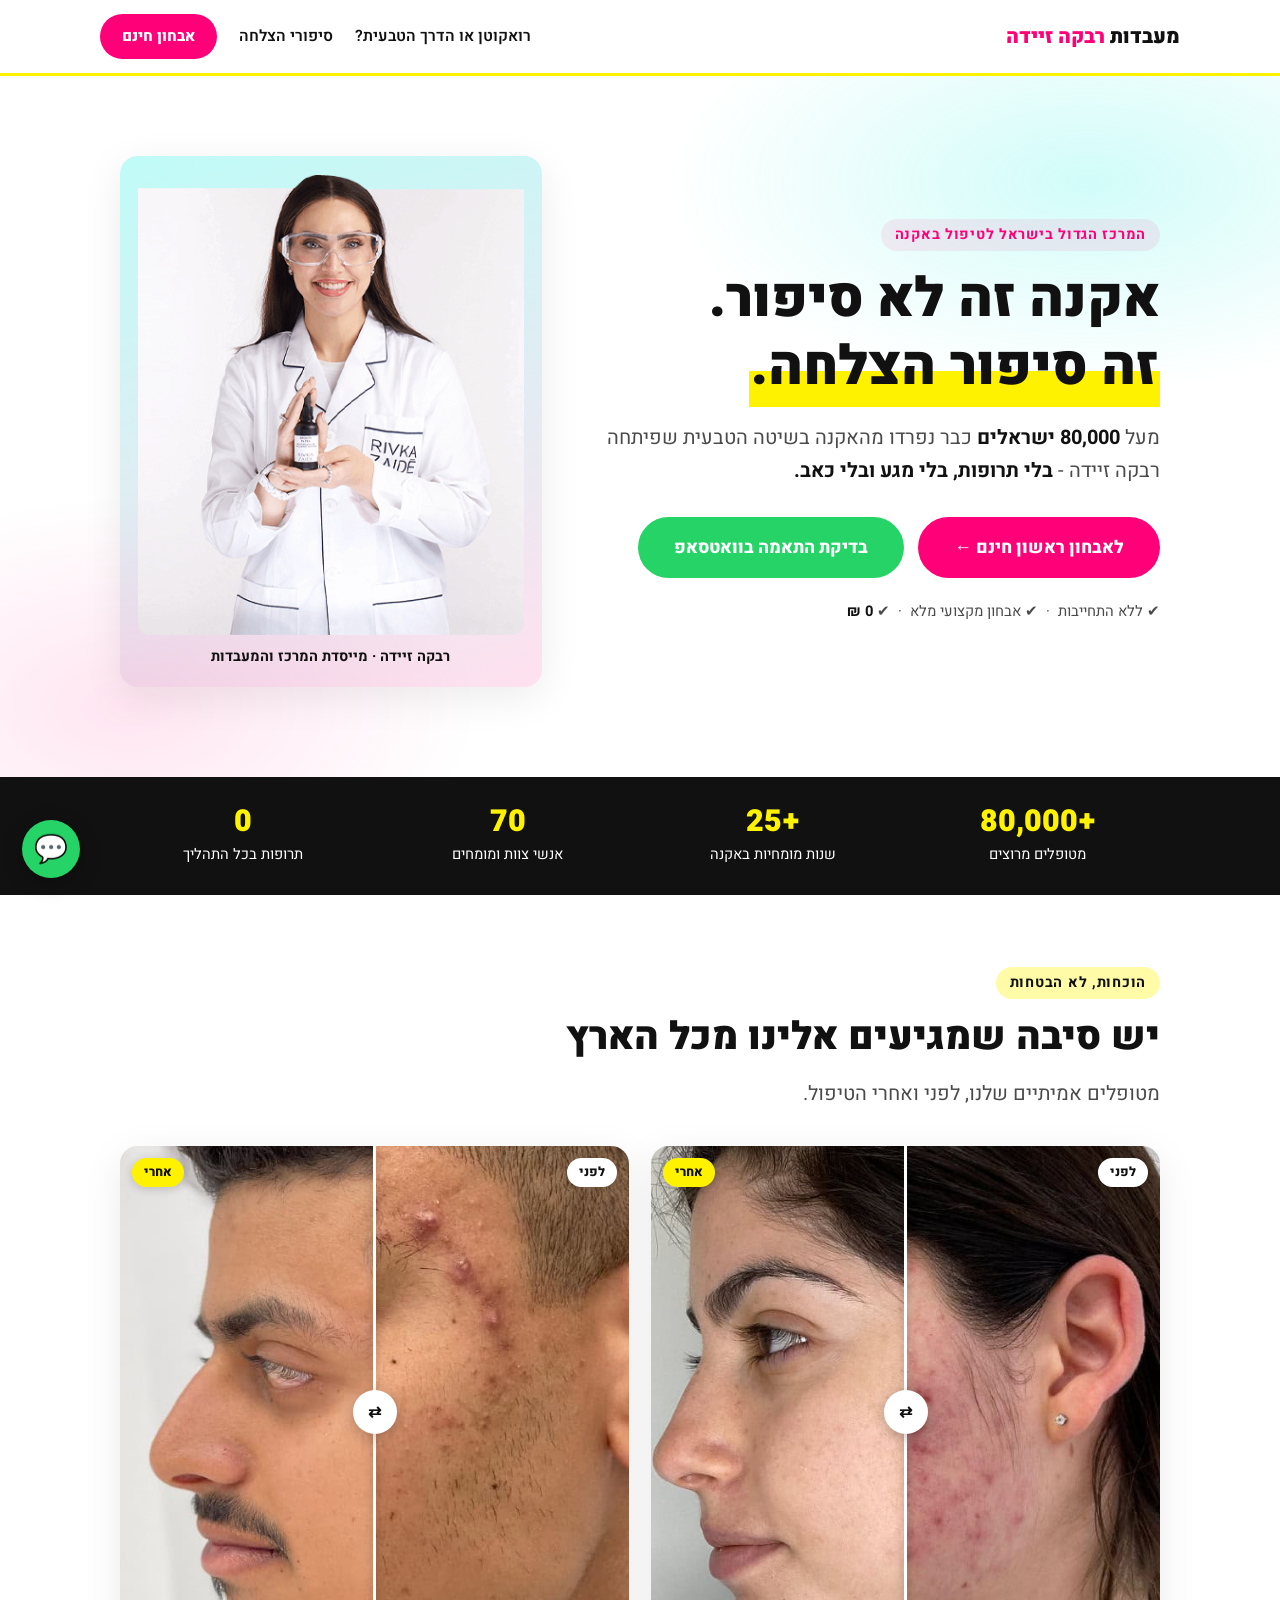
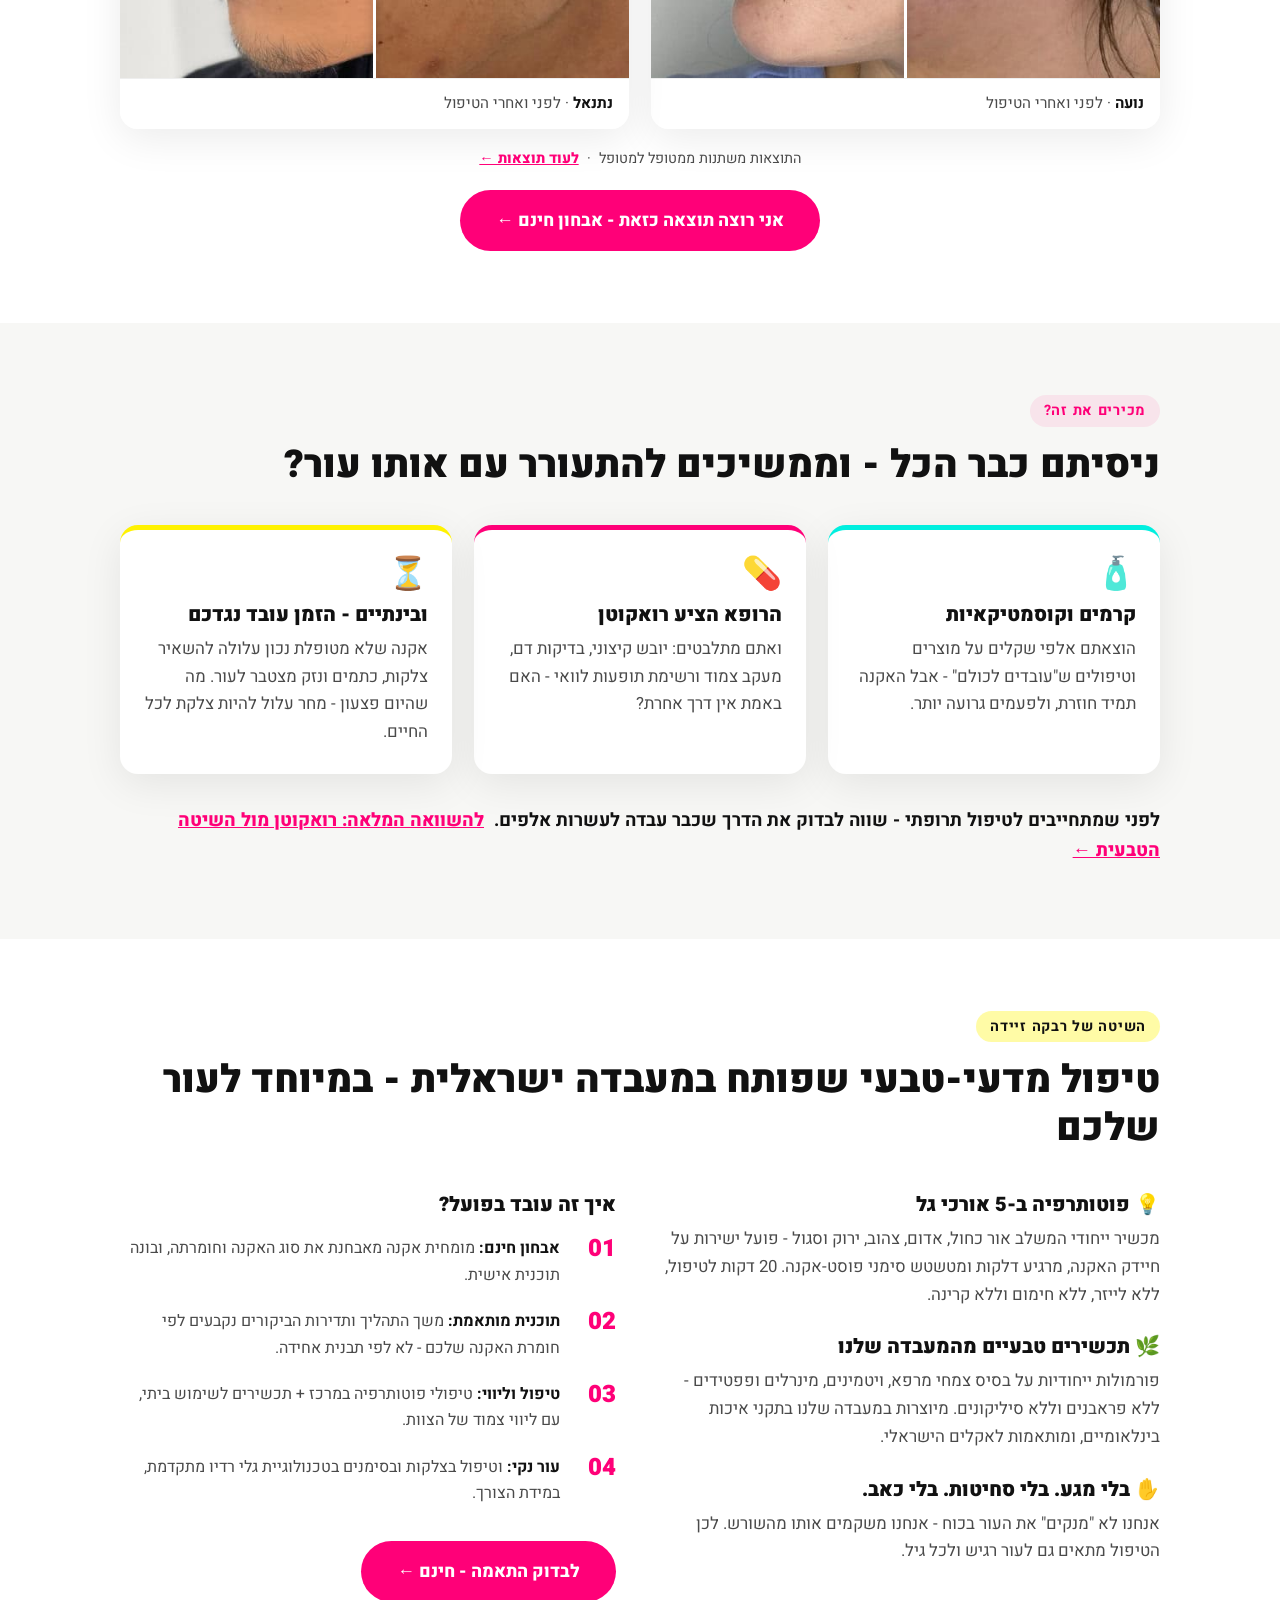
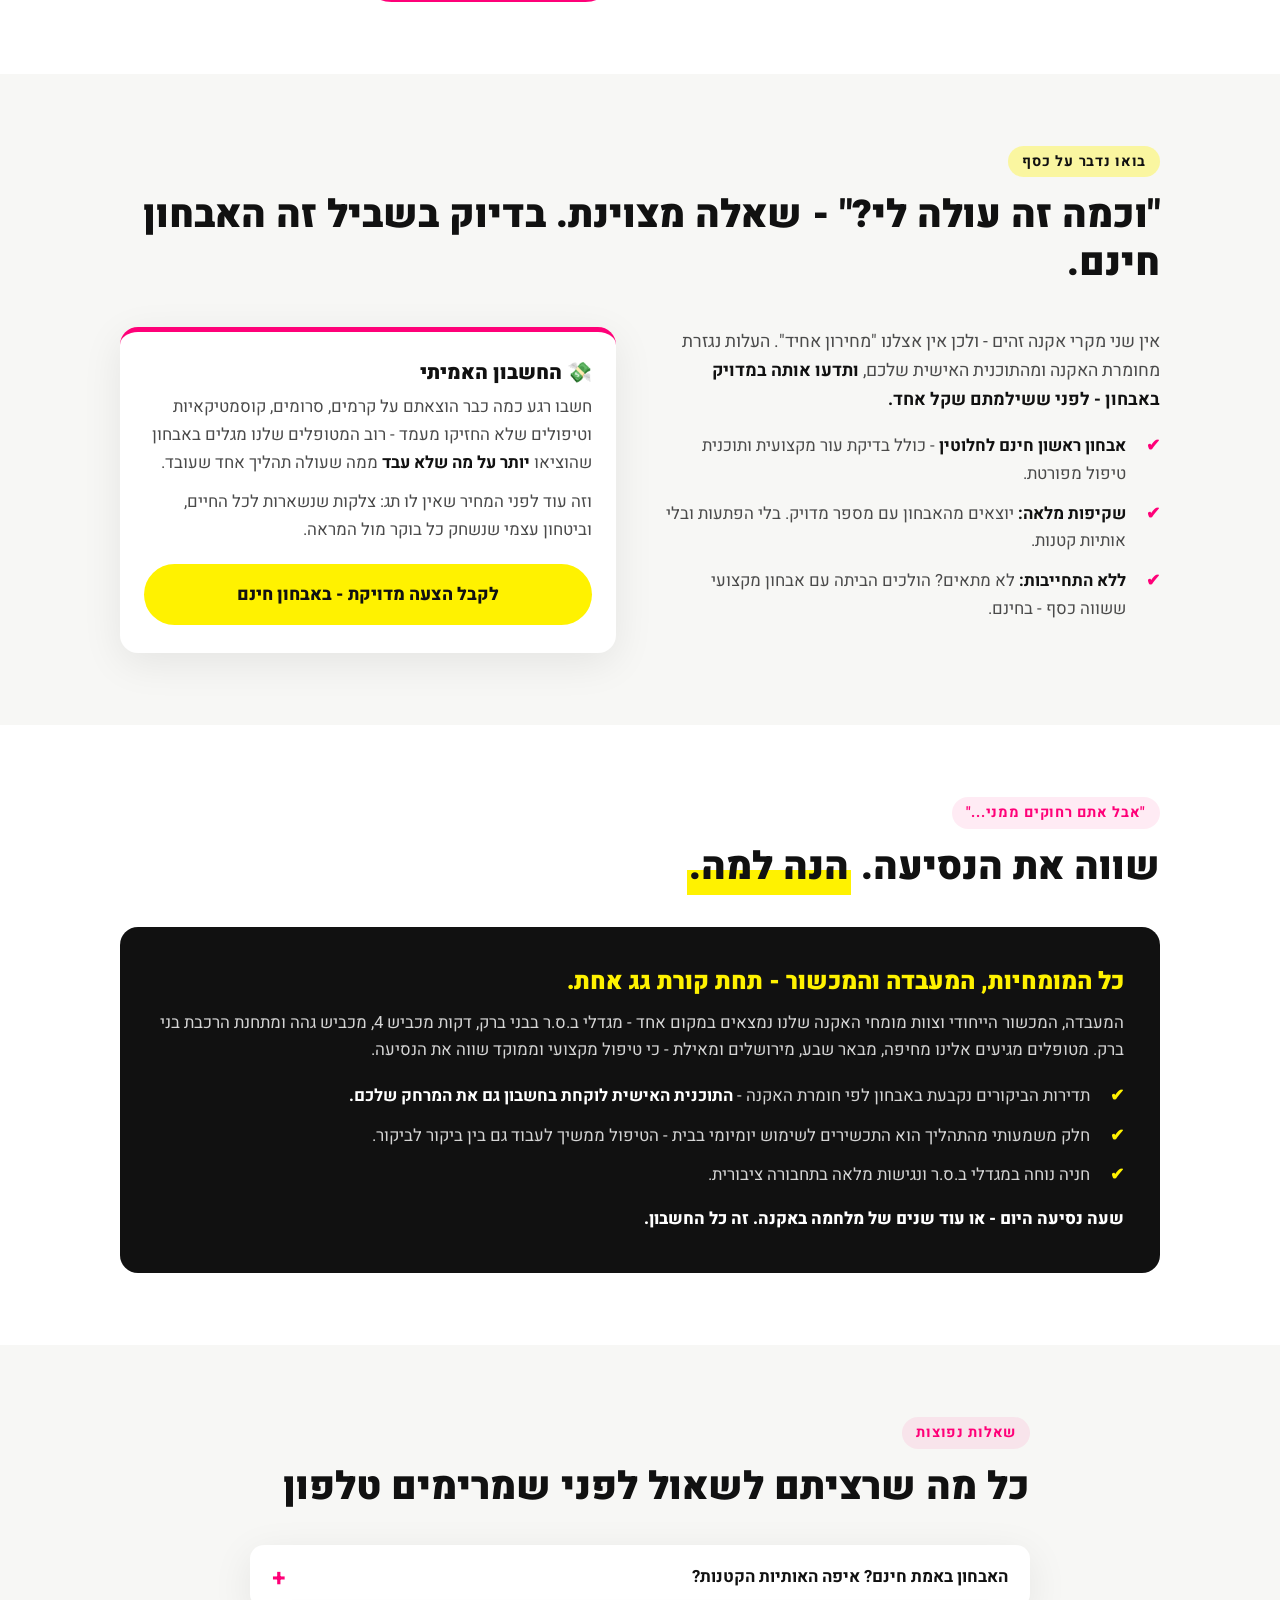
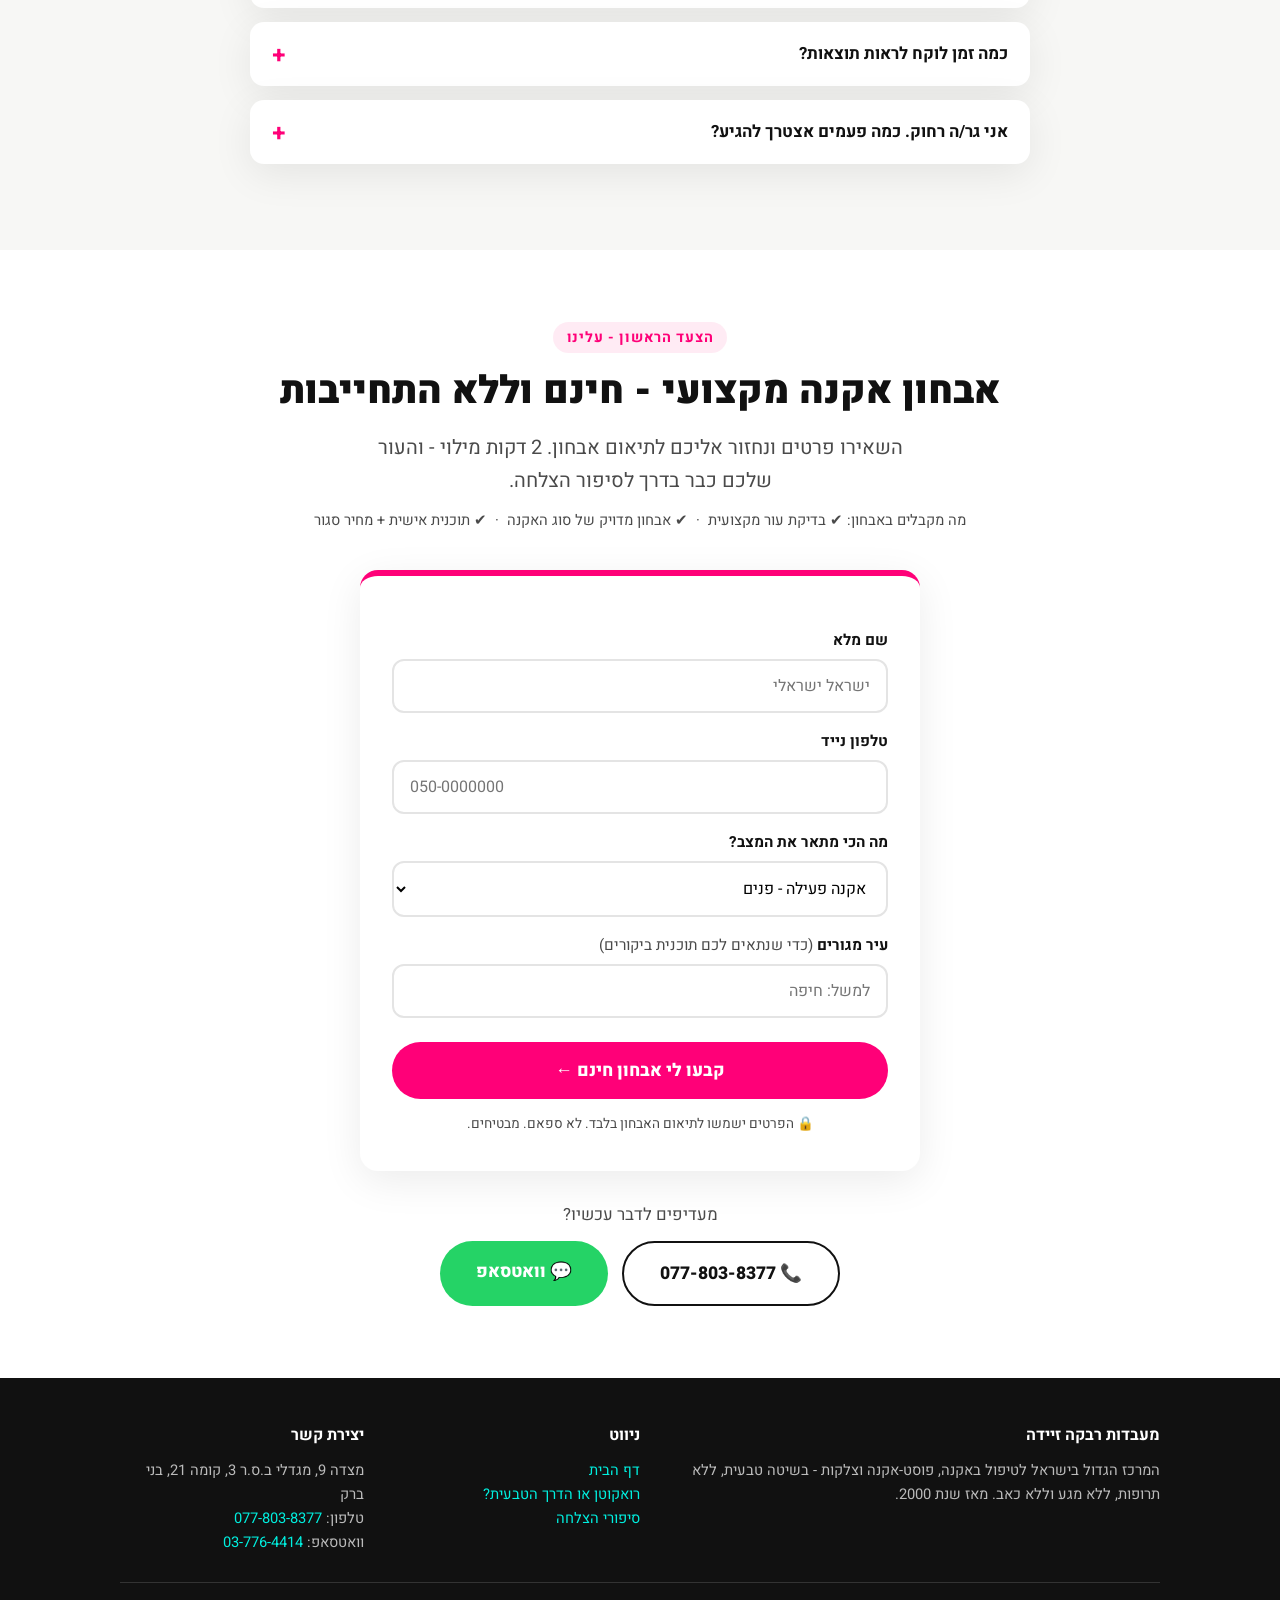
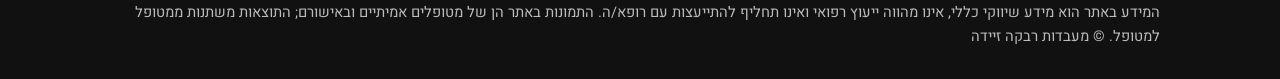
<file: index.html>
<!DOCTYPE html>
<html lang="he" dir="rtl">
<head>
  <meta charset="UTF-8">
  <meta name="viewport" content="width=device-width, initial-scale=1.0">
  <title>מעבדות רבקה זיידה | טיפול באקנה בלי תרופות, בלי מגע ובלי כאב</title>
  <meta name="description" content="מעל 80,000 ישראלים כבר נפרדו מהאקנה בשיטה הטבעית של מעבדות רבקה זיידה. אבחון ראשון חינם - בלי תרופות, בלי מגע, בלי כאב.">
  <link rel="preconnect" href="https://fonts.googleapis.com">
  <link rel="preconnect" href="https://fonts.gstatic.com" crossorigin>
  <link href="https://fonts.googleapis.com/css2?family=Heebo:wght@400;500;700;800;900&display=swap" rel="stylesheet">
  <link rel="stylesheet" href="styles.css">
</head>
<body>

<!-- ניווט -->
<nav class="nav">
  <div class="container nav-inner">
    <a class="logo" href="index.html">מעבדות <span>רבקה זיידה</span></a>
    <div class="nav-links">
      <a href="roaccutane.html">רואקוטן או הדרך הטבעית?</a>
      <a href="stories.html">סיפורי הצלחה</a>
      <a href="#form" class="btn btn-pink nav-cta">אבחון חינם</a>
    </div>
  </div>
</nav>
<div class="spectrum" aria-hidden="true"></div>

<!-- 1. הוק: הבטחה + הוכחה מיידית -->
<header class="hero">
  <div class="container hero-grid">
    <div class="hero-content">
      <span class="kicker kicker--pink">המרכז הגדול בישראל לטיפול באקנה</span>
      <h1>אקנה זה לא סיפור.<br><span class="highlight">זה סיפור הצלחה.</span></h1>
      <p class="lead">
        מעל <strong>80,000 ישראלים</strong> כבר נפרדו מהאקנה בשיטה הטבעית שפיתחה רבקה זיידה -
        <strong>בלי תרופות, בלי מגע ובלי כאב.</strong>
      </p>
      <div class="hero-ctas">
        <a href="#form" class="btn btn-pink">לאבחון ראשון חינם ←</a>
        <a href="https://wa.me/97237764414?text=%D7%94%D7%99%D7%99%2C%20%D7%90%D7%A9%D7%9E%D7%97%20%D7%9C%D7%91%D7%93%D7%95%D7%A7%20%D7%94%D7%AA%D7%90%D7%9E%D7%94%20%D7%9C%D7%98%D7%99%D7%A4%D7%95%D7%9C" class="btn btn-whatsapp">בדיקת התאמה בוואטסאפ</a>
      </div>
      <p class="hero-note">✔ ללא התחייבות &nbsp;·&nbsp; ✔ אבחון מקצועי מלא &nbsp;·&nbsp; ✔ <strong>0 ₪</strong></p>
    </div>
    <figure class="polaroid">
      <span class="sticker sticker-tl">מעבדה בתקני איכות בינלאומיים</span>
      <img src="images/rivka-mobile.png" alt="רבקה זיידה במעבדה">
      <span class="sticker sticker--teal sticker-br">מאז שנת 2000</span>
      <figcaption>רבקה זיידה · מייסדת המרכז והמעבדות</figcaption>
    </figure>
  </div>
</header>

<!-- 2. פס אמון -->
<div class="trust-bar">
  <div class="container trust-grid">
    <div><div class="trust-num" data-count="80000" data-suffix="+">0</div><div class="trust-label">מטופלים מרוצים</div></div>
    <div><div class="trust-num" data-count="25" data-suffix="+">0</div><div class="trust-label">שנות מומחיות באקנה</div></div>
    <div><div class="trust-num" data-count="70">0</div><div class="trust-label">אנשי צוות ומומחים</div></div>
    <div><div class="trust-num">0</div><div class="trust-label">תרופות בכל התהליך</div></div>
  </div>
</div>

<!-- 3. הוכחה - קודם רואים, אחר כך מסבירים -->
<section class="section">
  <div class="container">
    <span class="kicker kicker--yellow reveal">הוכחות, לא הבטחות</span>
    <h2 class="reveal">יש סיבה שמגיעים אלינו מכל הארץ</h2>
    <p class="lead reveal" style="max-width:640px;">מטופלים אמיתיים שלנו, לפני ואחרי הטיפול.</p>
    <div class="ba-grid">
      <div class="ba-frame reveal">
        <div class="ba-slider" data-ba style="--pos:50%">
          <div class="ba-layer ba-before" style="background-image:url('images/ba-1.jpg')"></div>
          <div class="ba-layer ba-after" style="background-image:url('images/ba-1.jpg')"></div>
          <div class="ba-divider" aria-hidden="true"></div>
          <div class="ba-grip" aria-hidden="true">⇄</div>
          <span class="ba-tag ba-tag--before" aria-hidden="true">לפני</span>
          <span class="ba-tag ba-tag--after" aria-hidden="true">אחרי</span>
          <input class="ba-range" type="range" min="8" max="92" value="50" aria-label="השוואת לפני ואחרי - נועה">
        </div>
        <div class="ba-caption"><strong>נועה</strong> · לפני ואחרי הטיפול</div>
      </div>
      <div class="ba-frame reveal">
        <div class="ba-slider" data-ba style="--pos:50%">
          <div class="ba-layer ba-before" style="background-image:url('images/ba-2.jpg')"></div>
          <div class="ba-layer ba-after" style="background-image:url('images/ba-2.jpg')"></div>
          <div class="ba-divider" aria-hidden="true"></div>
          <div class="ba-grip" aria-hidden="true">⇄</div>
          <span class="ba-tag ba-tag--before" aria-hidden="true">לפני</span>
          <span class="ba-tag ba-tag--after" aria-hidden="true">אחרי</span>
          <input class="ba-range" type="range" min="8" max="92" value="50" aria-label="השוואת לפני ואחרי - נתנאל">
        </div>
        <div class="ba-caption"><strong>נתנאל</strong> · לפני ואחרי הטיפול</div>
      </div>
    </div>
    <p class="ba-hint reveal">התוצאות משתנות ממטופל למטופל &nbsp;·&nbsp; <a href="stories.html" style="color:var(--pink); font-weight:800;">לעוד תוצאות ←</a></p>
    <p class="reveal" style="text-align:center; margin-top:20px;">
      <a href="#form" class="btn btn-pink">אני רוצה תוצאה כזאת - אבחון חינם ←</a>
    </p>
  </div>
</section>

<!-- 4. כאב: הדילמה -->
<section class="section section--tint">
  <div class="container">
    <span class="kicker reveal">מכירים את זה?</span>
    <h2 class="reveal">ניסיתם כבר הכל - וממשיכים להתעורר עם אותו עור?</h2>
    <div class="cards">
      <div class="card card--teal reveal">
        <div class="icon">🧴</div>
        <h3>קרמים וקוסמטיקאיות</h3>
        <p>הוצאתם אלפי שקלים על מוצרים וטיפולים ש"עובדים לכולם" - אבל האקנה תמיד חוזרת, ולפעמים גרועה יותר.</p>
      </div>
      <div class="card card--pink reveal">
        <div class="icon">💊</div>
        <h3>הרופא הציע רואקוטן</h3>
        <p>ואתם מתלבטים: יובש קיצוני, בדיקות דם, מעקב צמוד ורשימת תופעות לוואי - האם באמת אין דרך אחרת?</p>
      </div>
      <div class="card card--yellow reveal">
        <div class="icon">⏳</div>
        <h3>ובינתיים - הזמן עובד נגדכם</h3>
        <p>אקנה שלא מטופלת נכון עלולה להשאיר צלקות, כתמים ונזק מצטבר לעור. מה שהיום פצעון - מחר עלול להיות צלקת לכל החיים.</p>
      </div>
    </div>
    <p class="reveal" style="margin-top:32px; font-size:1.15rem;">
      <strong>לפני שמתחייבים לטיפול תרופתי - שווה לבדוק את הדרך שכבר עבדה לעשרות אלפים.</strong>
      &nbsp;<a href="roaccutane.html" style="color:var(--pink); font-weight:800;">להשוואה המלאה: רואקוטן מול השיטה הטבעית ←</a>
    </p>
  </div>
</section>

<!-- 5. הפתרון: השיטה -->
<section class="section">
  <div class="container">
    <span class="kicker kicker--yellow reveal">השיטה של רבקה זיידה</span>
    <h2 class="reveal">טיפול מדעי-טבעי שפותח במעבדה ישראלית - במיוחד לעור שלכם</h2>
    <div class="two-col" style="margin-top:40px;">
      <div class="reveal">
        <h3>💡 פוטותרפיה ב-5 אורכי גל</h3>
        <div class="spectrum spectrum--thin" style="max-width:220px; border-radius:100px; margin:6px 0 12px;" aria-hidden="true"></div>
        <p>מכשיר ייחודי המשלב אור כחול, אדום, צהוב, ירוק וסגול - פועל ישירות על חיידק האקנה, מרגיע דלקות ומטשטש סימני פוסט-אקנה. 20 דקות לטיפול, ללא לייזר, ללא חימום וללא קרינה.</p>
        <h3 style="margin-top:26px;">🌿 תכשירים טבעיים מהמעבדה שלנו</h3>
        <p>פורמולות ייחודיות על בסיס צמחי מרפא, ויטמינים, מינרלים ופפטידים - ללא פראבנים וללא סיליקונים. מיוצרות במעבדה שלנו בתקני איכות בינלאומיים, ומותאמות לאקלים הישראלי.</p>
        <h3 style="margin-top:26px;">✋ בלי מגע. בלי סחיטות. בלי כאב.</h3>
        <p>אנחנו לא "מנקים" את העור בכוח - אנחנו משקמים אותו מהשורש. לכן הטיפול מתאים גם לעור רגיש ולכל גיל.</p>
      </div>
      <div class="reveal">
        <h3>איך זה עובד בפועל?</h3>
        <ol class="steps">
          <li><strong>אבחון חינם:</strong> מומחית אקנה מאבחנת את סוג האקנה וחומרתה, ובונה תוכנית אישית.</li>
          <li><strong>תוכנית מותאמת:</strong> משך התהליך ותדירות הביקורים נקבעים לפי חומרת האקנה שלכם - לא לפי תבנית אחידה.</li>
          <li><strong>טיפול וליווי:</strong> טיפולי פוטותרפיה במרכז + תכשירים לשימוש ביתי, עם ליווי צמוד של הצוות.</li>
          <li><strong>עור נקי:</strong> וטיפול בצלקות ובסימנים בטכנולוגיית גלי רדיו מתקדמת, במידת הצורך.</li>
        </ol>
        <a href="#form" class="btn btn-pink" style="margin-top:14px;">לבדוק התאמה - חינם ←</a>
      </div>
    </div>
  </div>
</section>

<!-- 6. התנגדות מחיר -->
<section class="section section--tint">
  <div class="container">
    <span class="kicker kicker--yellow reveal">בואו נדבר על כסף</span>
    <h2 class="reveal">"וכמה זה עולה לי?" - שאלה מצוינת. בדיוק בשביל זה האבחון חינם.</h2>
    <div class="two-col" style="margin-top:40px;">
      <div class="reveal">
        <p style="font-size:1.1rem;">
          אין שני מקרי אקנה זהים - ולכן אין אצלנו "מחירון אחיד". העלות נגזרת מחומרת האקנה ומהתוכנית האישית שלכם,
          <strong>ותדעו אותה במדויק באבחון - לפני ששילמתם שקל אחד.</strong>
        </p>
        <ul class="check-list">
          <li><strong>אבחון ראשון חינם לחלוטין</strong> - כולל בדיקת עור מקצועית ותוכנית טיפול מפורטת.</li>
          <li><strong>שקיפות מלאה:</strong> יוצאים מהאבחון עם מספר מדויק. בלי הפתעות ובלי אותיות קטנות.</li>
          <li><strong>ללא התחייבות:</strong> לא מתאים? הולכים הביתה עם אבחון מקצועי ששווה כסף - בחינם.</li>
        </ul>
      </div>
      <div class="card card--pink reveal">
        <h3>💸 החשבון האמיתי</h3>
        <p>
          חשבו רגע כמה כבר הוצאתם על קרמים, סרומים, קוסמטיקאיות וטיפולים שלא החזיקו מעמד -
          רוב המטופלים שלנו מגלים באבחון שהוציאו <strong>יותר על מה שלא עבד</strong> ממה שעולה תהליך אחד שעובד.
        </p>
        <p style="margin-top:12px;">
          וזה עוד לפני המחיר שאין לו תג: צלקות שנשארות לכל החיים, וביטחון עצמי שנשחק כל בוקר מול המראה.
        </p>
        <a href="#form" class="btn btn-yellow btn-block" style="margin-top:20px;">לקבל הצעה מדויקת - באבחון חינם</a>
      </div>
    </div>
  </div>
</section>

<!-- 7. התנגדות מרחק -->
<section class="section">
  <div class="container">
    <span class="kicker reveal">"אבל אתם רחוקים ממני..."</span>
    <h2 class="reveal">שווה את הנסיעה. <span class="highlight">הנה למה.</span></h2>
    <div class="ink-box reveal">
      <h3>כל המומחיות, המעבדה והמכשור - תחת קורת גג אחת.</h3>
      <p style="margin-top:12px;">
        המעבדה, המכשור הייחודי וצוות מומחי האקנה שלנו נמצאים במקום אחד - מגדלי ב.ס.ר בבני ברק, דקות מכביש 4, מכביש גהה ומתחנת הרכבת בני ברק.
        מטופלים מגיעים אלינו מחיפה, מבאר שבע, מירושלים ומאילת - כי טיפול מקצועי וממוקד שווה את הנסיעה.
      </p>
      <ul class="check-list" style="margin-top:18px;">
        <li>תדירות הביקורים נקבעת באבחון לפי חומרת האקנה - <strong>התוכנית האישית לוקחת בחשבון גם את המרחק שלכם.</strong></li>
        <li>חלק משמעותי מהתהליך הוא התכשירים לשימוש יומיומי בבית - הטיפול ממשיך לעבוד גם בין ביקור לביקור.</li>
        <li>חניה נוחה במגדלי ב.ס.ר ונגישות מלאה בתחבורה ציבורית.</li>
      </ul>
      <p style="margin-top:16px; font-weight:800; color:var(--white);">
        שעה נסיעה היום - או עוד שנים של מלחמה באקנה. זה כל החשבון.
      </p>
    </div>
  </div>
</section>

<!-- שאלות נפוצות -->
<section class="section section--tint">
  <div class="container" style="max-width:820px;">
    <span class="kicker reveal">שאלות נפוצות</span>
    <h2 class="reveal">כל מה שרציתם לשאול לפני שמרימים טלפון</h2>
    <div style="margin-top:34px;">
      <details class="faq-item reveal">
        <summary>האבחון באמת חינם? איפה האותיות הקטנות?</summary>
        <div class="faq-body"><p>באמת חינם, ובאמת בלי אותיות קטנות. תקבלו בדיקת עור מקצועית, אבחון של סוג האקנה וחומרתה, ותוכנית טיפול עם מחיר מדויק. ההחלטה אם להתחיל - שלכם בלבד. אנחנו מרשים לעצמנו לתת אבחון חינם כי אנחנו סומכים על התוצאות שידברו בעד עצמן.</p></div>
      </details>
      <details class="faq-item reveal">
        <summary>כמה זמן לוקח לראות תוצאות?</summary>
        <div class="faq-body"><p>זה תלוי בחומרת האקנה - ולכן משך התהליך ותדירות הטיפולים נקבעים באבחון האישי. מטופלים רבים מדווחים על שיפור נראה לעין כבר בשבועות הראשונים, אך התוכנית המלאה מותאמת אישית לעור שלכם.</p></div>
      </details>
      <details class="faq-item reveal">
        <summary>אני גר/ה רחוק. כמה פעמים אצטרך להגיע?</summary>
        <div class="faq-body"><p>תדירות הביקורים נקבעת לפי חומרת האקנה, והתוכנית האישית שנבנה לכם באבחון לוקחת בחשבון גם את המרחק. חלק גדול מהטיפול מתבצע בבית באמצעות התכשירים שלנו - כך שהעור ממשיך להשתפר גם בין הביקורים.</p></div>
      </details>
    </div>
  </div>
</section>

<!-- 10. טופס המרה -->
<section class="section" id="form">
  <div class="container final-cta">
    <span class="kicker kicker--pink reveal">הצעד הראשון - עלינו</span>
    <h2 class="reveal">אבחון אקנה מקצועי - חינם וללא התחייבות</h2>
    <p class="lead reveal">השאירו פרטים ונחזור אליכם לתיאום אבחון. 2 דקות מילוי - והעור שלכם כבר בדרך לסיפור הצלחה.</p>
    <p class="hero-note reveal" style="margin-top:12px;">מה מקבלים באבחון: ✔ בדיקת עור מקצועית &nbsp;·&nbsp; ✔ אבחון מדויק של סוג האקנה &nbsp;·&nbsp; ✔ תוכנית אישית + מחיר סגור</p>

    <form class="form-wrap reveal" id="leadForm">
      <span class="form-stamp" aria-hidden="true">0 ₪</span>
      <label for="name">שם מלא</label>
      <input type="text" id="name" name="name" required placeholder="ישראל ישראלי" autocomplete="name">
      <label for="phone">טלפון נייד</label>
      <input type="tel" id="phone" name="phone" required placeholder="050-0000000" pattern="[0-9\-+ ]{9,15}" autocomplete="tel">
      <label for="severity">מה הכי מתאר את המצב?</label>
      <select id="severity" name="severity">
        <option>אקנה פעילה - פנים</option>
        <option>אקנה פעילה - גב / חזה / גוף</option>
        <option>צלקות וסימני פוסט-אקנה</option>
        <option>מתלבט/ת לגבי רואקוטן</option>
        <option>אקנה אצל הילד/ה שלי</option>
      </select>
      <label for="city">עיר מגורים <span class="opt">(כדי שנתאים לכם תוכנית ביקורים)</span></label>
      <input type="text" id="city" name="city" placeholder="למשל: חיפה">
      <button type="submit" class="btn btn-pink btn-block">קבעו לי אבחון חינם ←</button>
      <p class="form-note">🔒 הפרטים ישמשו לתיאום האבחון בלבד. לא ספאם. מבטיחים.</p>
    </form>

    <p class="reveal" style="margin-top:30px;">מעדיפים לדבר עכשיו?</p>
    <div class="cta-row reveal" style="margin-top:12px;">
      <a href="tel:0778038377" class="btn btn-outline">📞 077-803-8377</a>
      <a href="https://wa.me/97237764414?text=%D7%94%D7%99%D7%99%2C%20%D7%90%D7%A9%D7%9E%D7%97%20%D7%9C%D7%AA%D7%90%D7%9D%20%D7%90%D7%91%D7%97%D7%95%D7%9F%20%D7%97%D7%99%D7%A0%D7%9D" class="btn btn-whatsapp">💬 וואטסאפ</a>
    </div>
  </div>
</section>

<!-- פוטר -->
<div class="spectrum" aria-hidden="true"></div>
<footer class="footer">
  <div class="container">
    <div class="footer-grid">
      <div>
        <h4>מעבדות רבקה זיידה</h4>
        <p>המרכז הגדול בישראל לטיפול באקנה, פוסט-אקנה וצלקות - בשיטה טבעית, ללא תרופות, ללא מגע וללא כאב. מאז שנת 2000.</p>
      </div>
      <div>
        <h4>ניווט</h4>
        <p><a href="index.html">דף הבית</a><br>
        <a href="roaccutane.html">רואקוטן או הדרך הטבעית?</a><br>
        <a href="stories.html">סיפורי הצלחה</a></p>
      </div>
      <div>
        <h4>יצירת קשר</h4>
        <p>מצדה 9, מגדלי ב.ס.ר 3, קומה 21, בני ברק<br>
        טלפון: <a href="tel:0778038377">077-803-8377</a><br>
        וואטסאפ: <a href="https://wa.me/97237764414">03-776-4414</a></p>
      </div>
    </div>
    <div class="footer-bottom">
      <p>המידע באתר הוא מידע שיווקי כללי, אינו מהווה ייעוץ רפואי ואינו תחליף להתייעצות עם רופא/ה. התמונות באתר הן של מטופלים אמיתיים ובאישורם; התוצאות משתנות ממטופל למטופל. © מעבדות רבקה זיידה</p>
    </div>
  </div>
</footer>

<!-- וואטסאפ צף + בר נייד -->
<a class="wa-float" href="https://wa.me/97237764414?text=%D7%94%D7%99%D7%99%2C%20%D7%90%D7%A9%D7%9E%D7%97%20%D7%9C%D7%AA%D7%90%D7%9D%20%D7%90%D7%91%D7%97%D7%95%D7%9F%20%D7%97%D7%99%D7%A0%D7%9D" aria-label="וואטסאפ">💬</a>
<div class="mobile-cta">
  <a href="#form" class="btn btn-pink">אבחון חינם</a>
  <a href="tel:0778038377" class="btn btn-outline">📞 חייגו</a>
</div>

<script src="script.js"></script>
</body>
</html>
</file>
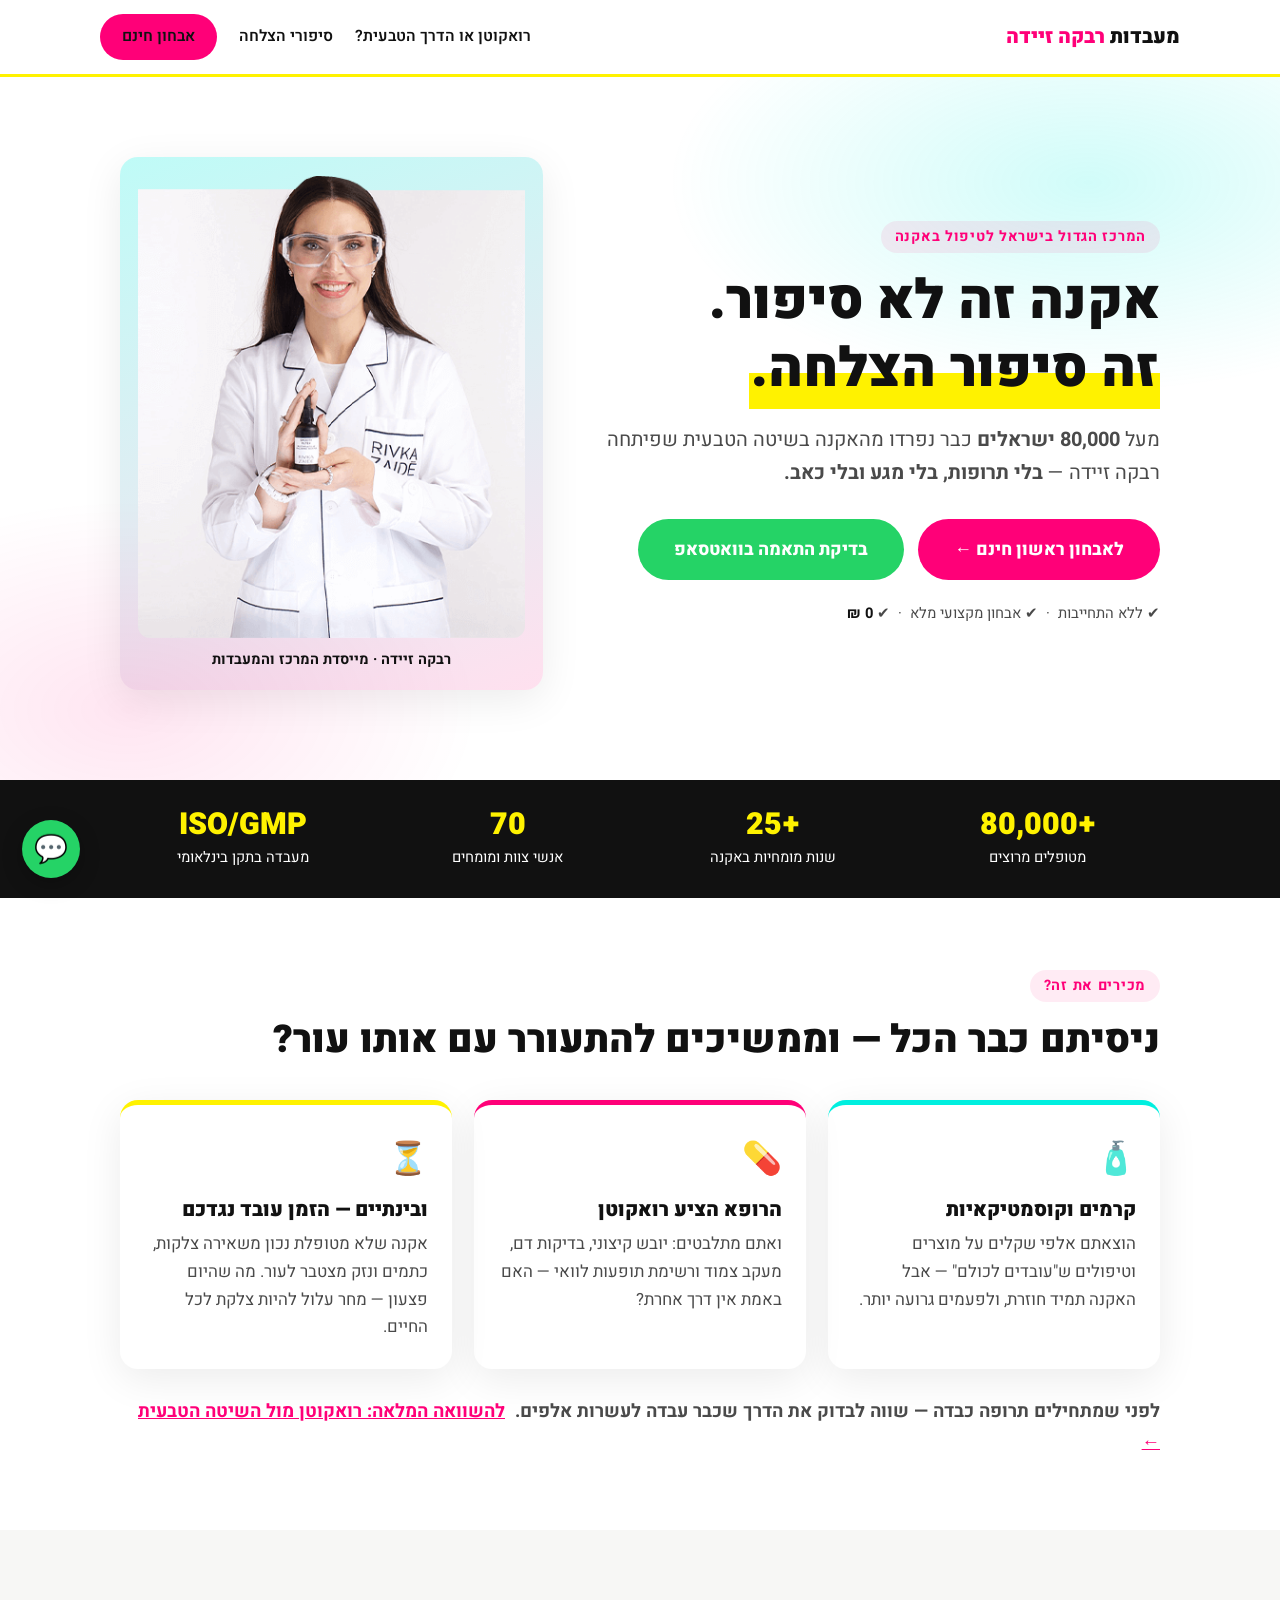
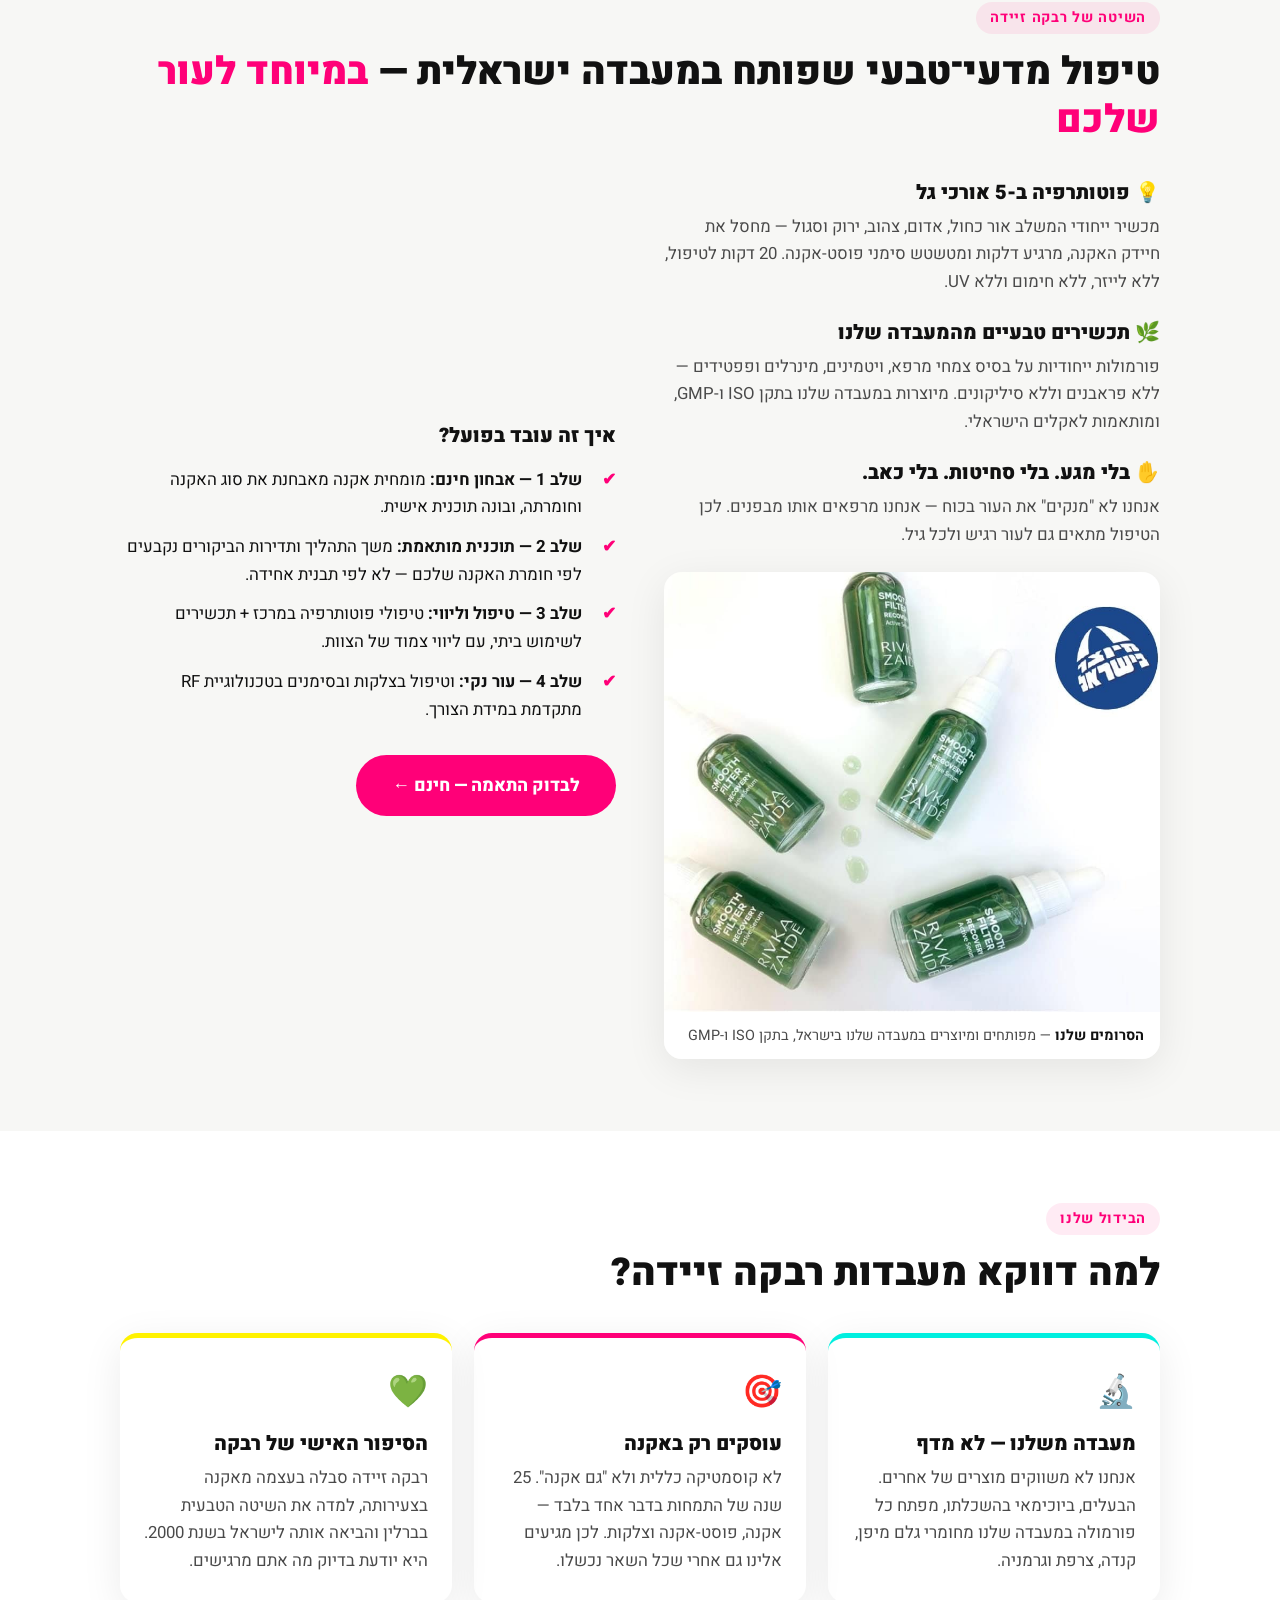
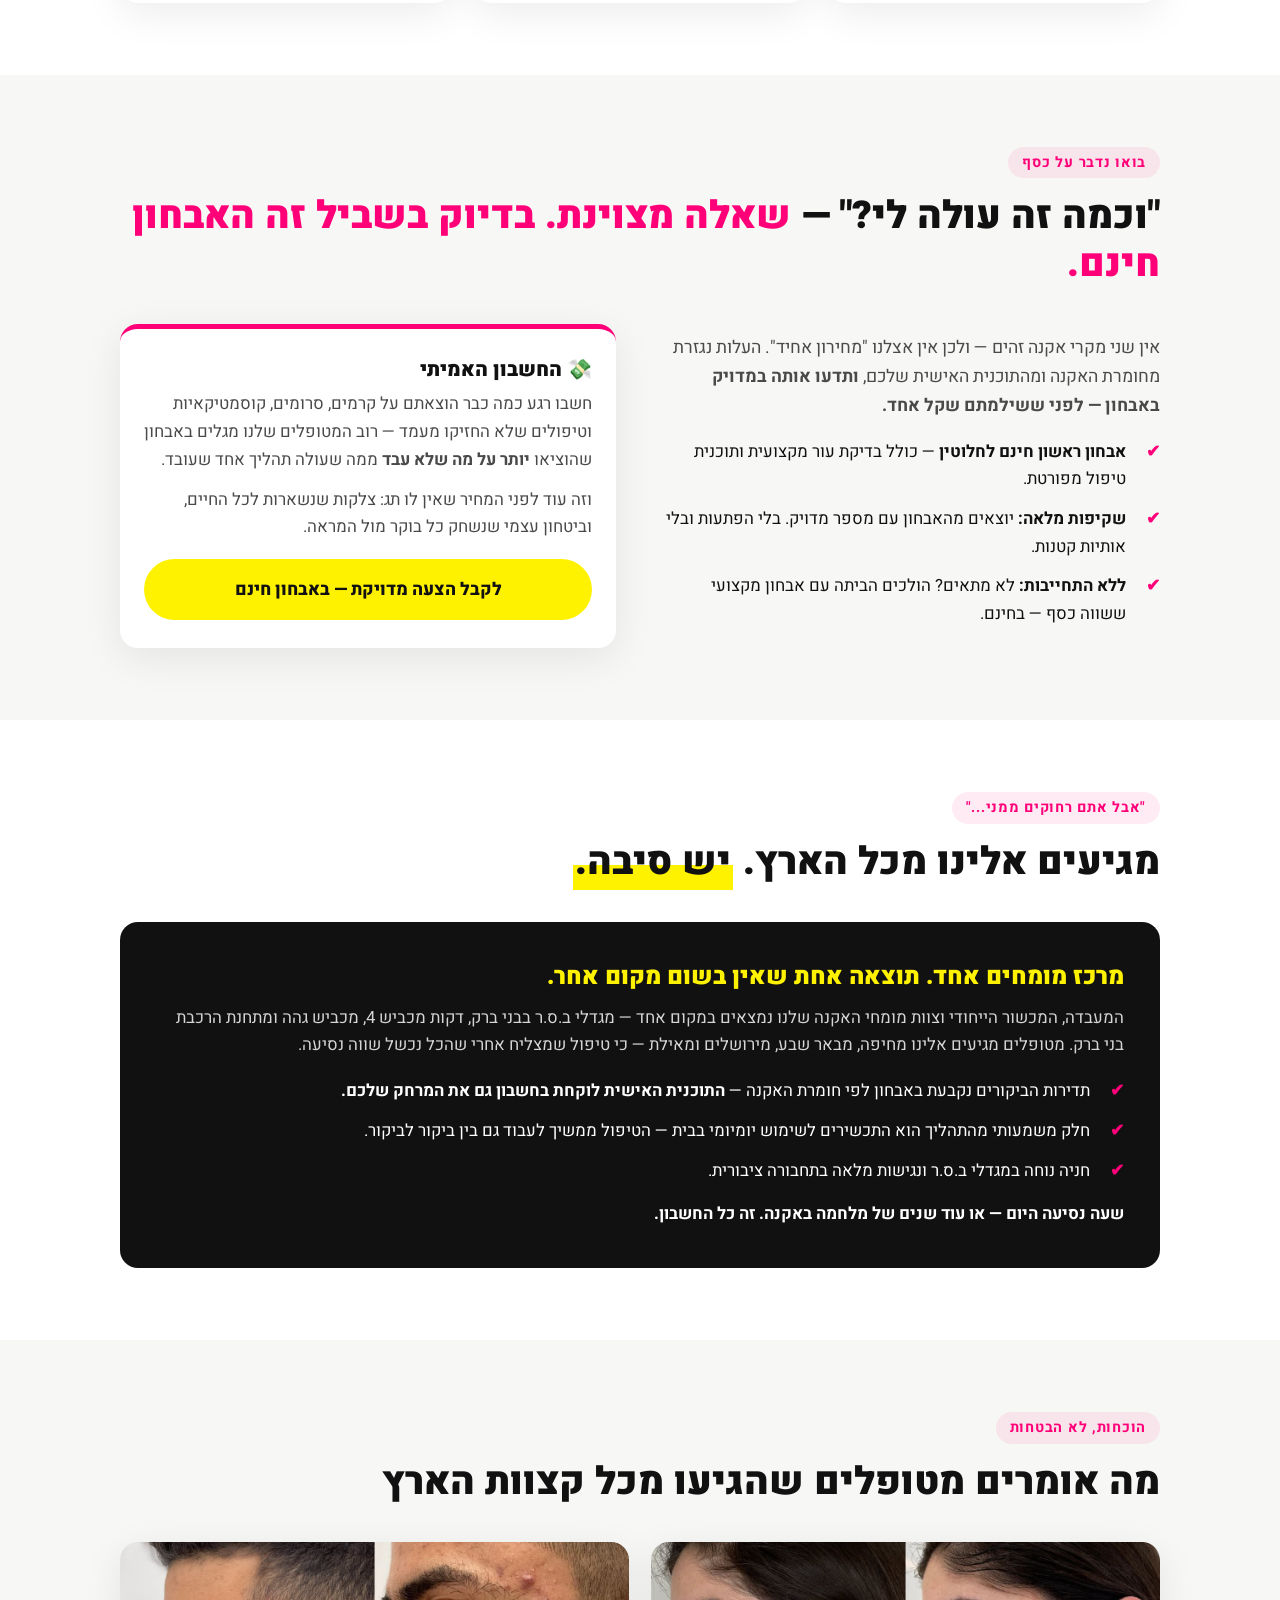
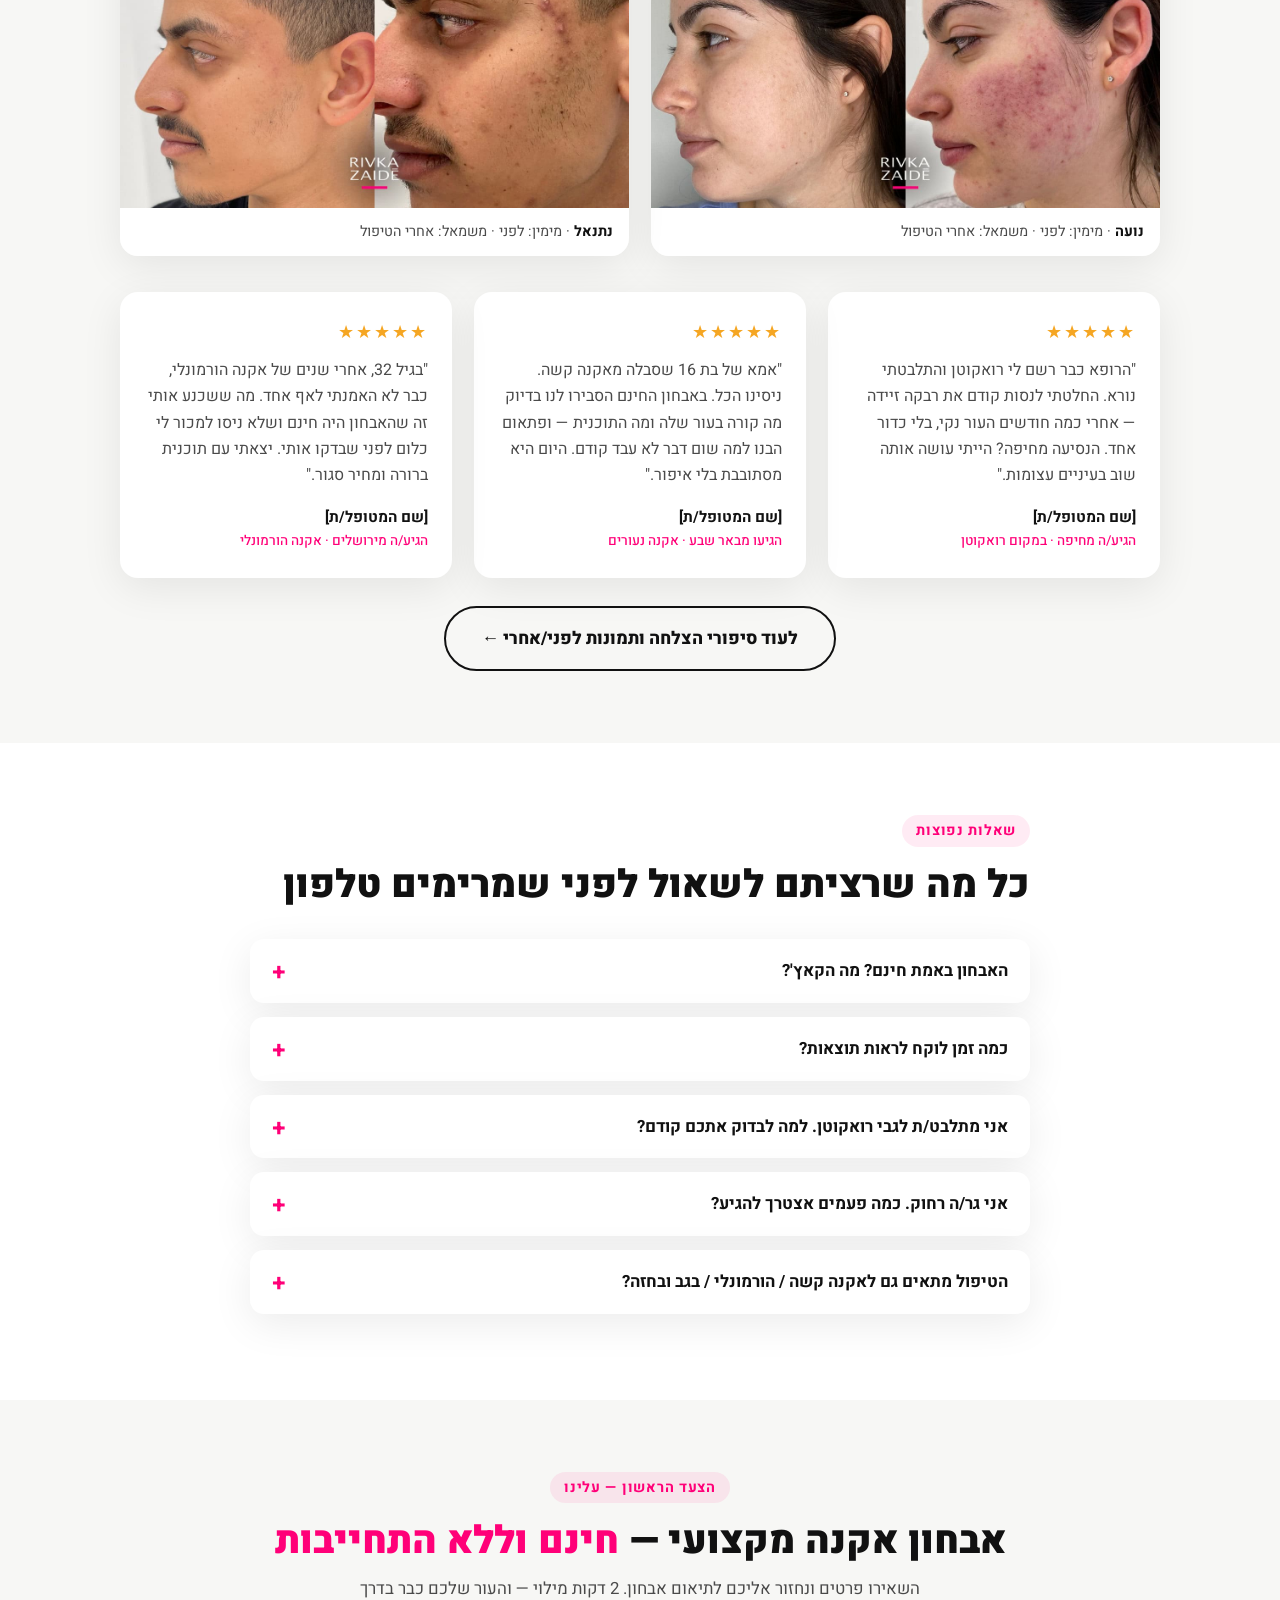
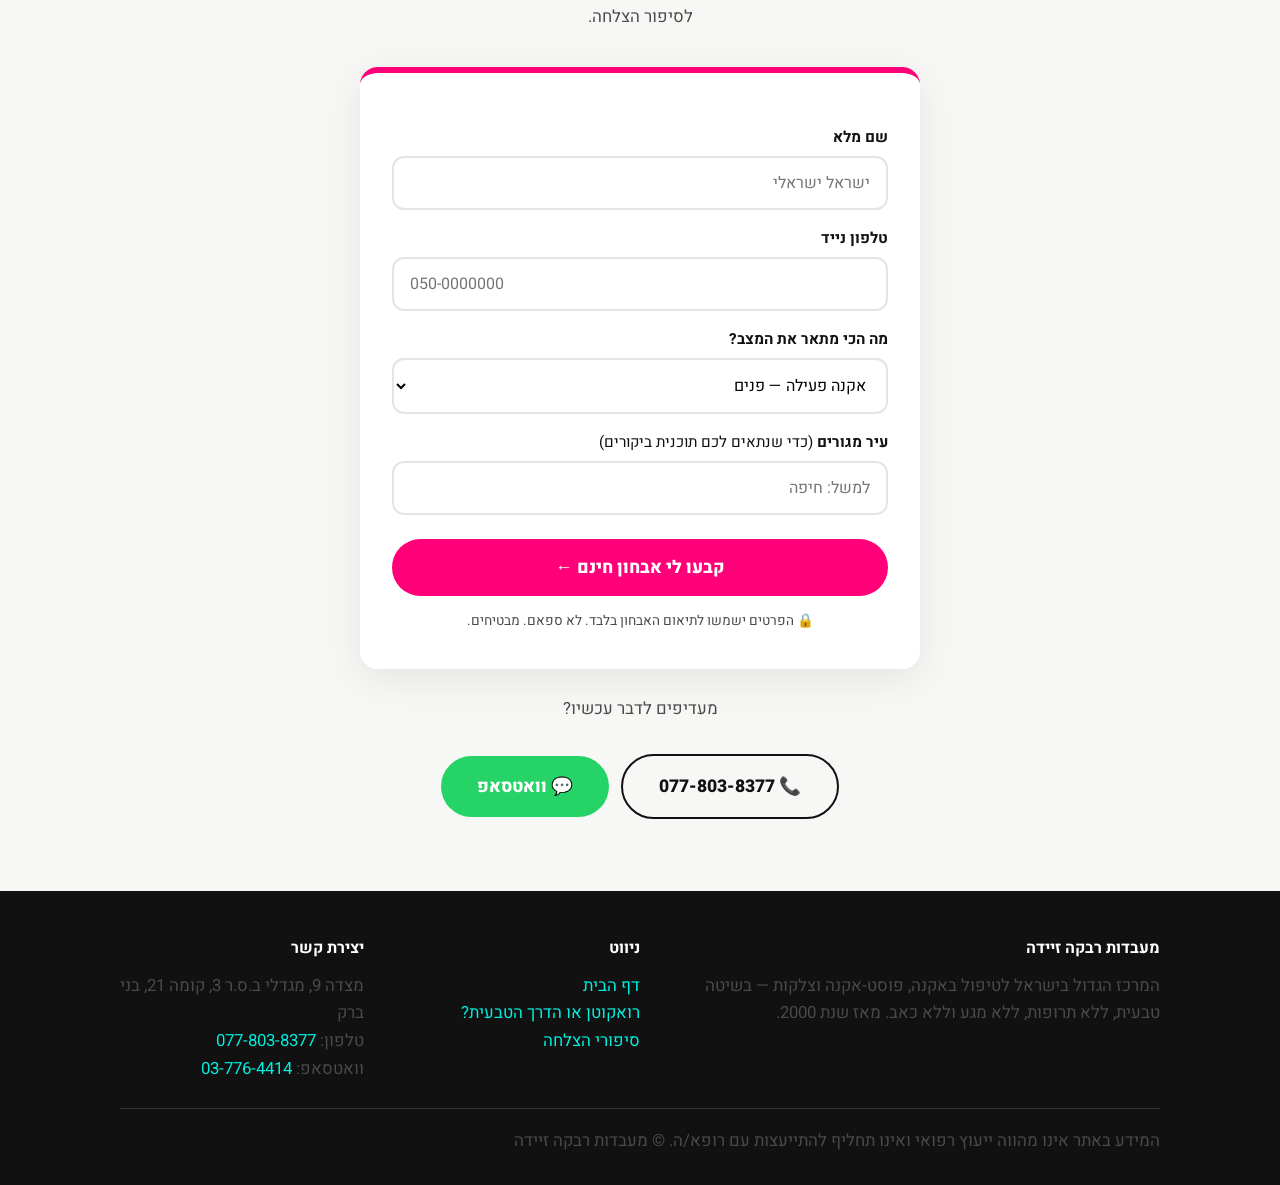
<file: rivka-zaide-landing/index.html>
<!DOCTYPE html>
<html lang="he" dir="rtl">
<head>
  <meta charset="UTF-8">
  <meta name="viewport" content="width=device-width, initial-scale=1.0">
  <title>מעבדות רבקה זיידה | טיפול באקנה בלי תרופות, בלי מגע ובלי כאב</title>
  <meta name="description" content="מעל 80,000 ישראלים כבר נפרדו מהאקנה בשיטה הטבעית של מעבדות רבקה זיידה. אבחון ראשון חינם — בלי תרופות, בלי מגע, בלי כאב.">
  <link rel="preconnect" href="https://fonts.googleapis.com">
  <link rel="preconnect" href="https://fonts.gstatic.com" crossorigin>
  <link href="https://fonts.googleapis.com/css2?family=Heebo:wght@400;500;700;800;900&display=swap" rel="stylesheet">
  <link rel="stylesheet" href="styles.css">
</head>
<body>

<!-- ניווט -->
<nav class="nav">
  <div class="container nav-inner">
    <a class="logo" href="index.html">מעבדות <span>רבקה זיידה</span></a>
    <div class="nav-links">
      <a href="roaccutane.html">רואקוטן או הדרך הטבעית?</a>
      <a href="stories.html">סיפורי הצלחה</a>
      <a href="#form" class="btn btn-pink nav-cta">אבחון חינם</a>
    </div>
  </div>
</nav>

<!-- 1. הוק: הבטחה + הוכחה מיידית -->
<header class="hero">
  <div class="container hero-grid">
    <div class="hero-content">
      <span class="kicker">המרכז הגדול בישראל לטיפול באקנה</span>
      <h1>אקנה זה לא סיפור.<br><span class="highlight">זה סיפור הצלחה.</span></h1>
      <p class="lead">
        מעל <strong>80,000 ישראלים</strong> כבר נפרדו מהאקנה בשיטה הטבעית שפיתחה רבקה זיידה —
        <strong>בלי תרופות, בלי מגע ובלי כאב.</strong>
      </p>
      <div class="hero-ctas">
        <a href="#form" class="btn btn-pink">לאבחון ראשון חינם ←</a>
        <a href="https://wa.me/97237764414?text=%D7%94%D7%99%D7%99%2C%20%D7%90%D7%A9%D7%9E%D7%97%20%D7%9C%D7%91%D7%93%D7%95%D7%A7%20%D7%94%D7%AA%D7%90%D7%9E%D7%94%20%D7%9C%D7%98%D7%99%D7%A4%D7%95%D7%9C" class="btn btn-whatsapp">בדיקת התאמה בוואטסאפ</a>
      </div>
      <p class="hero-note">✔ ללא התחייבות &nbsp;·&nbsp; ✔ אבחון מקצועי מלא &nbsp;·&nbsp; ✔ <strong>0 ₪</strong></p>
    </div>
    <figure class="hero-img">
      <img src="images/rivka-mobile.png" alt="רבקה זיידה במעבדה">
      <figcaption>רבקה זיידה · מייסדת המרכז והמעבדות</figcaption>
    </figure>
  </div>
</header>

<!-- 2. פס אמון -->
<div class="trust-bar">
  <div class="container trust-grid">
    <div><div class="trust-num">80,000+</div><div class="trust-label">מטופלים מרוצים</div></div>
    <div><div class="trust-num">25+</div><div class="trust-label">שנות מומחיות באקנה</div></div>
    <div><div class="trust-num">70</div><div class="trust-label">אנשי צוות ומומחים</div></div>
    <div><div class="trust-num">ISO/GMP</div><div class="trust-label">מעבדה בתקן בינלאומי</div></div>
  </div>
</div>

<!-- 3. כאב: הדילמה -->
<section class="section">
  <div class="container">
    <span class="kicker">מכירים את זה?</span>
    <h2>ניסיתם כבר הכל — וממשיכים להתעורר עם אותו עור?</h2>
    <div class="cards">
      <div class="card">
        <div class="icon">🧴</div>
        <h3>קרמים וקוסמטיקאיות</h3>
        <p>הוצאתם אלפי שקלים על מוצרים וטיפולים ש"עובדים לכולם" — אבל האקנה תמיד חוזרת, ולפעמים גרועה יותר.</p>
      </div>
      <div class="card">
        <div class="icon">💊</div>
        <h3>הרופא הציע רואקוטן</h3>
        <p>ואתם מתלבטים: יובש קיצוני, בדיקות דם, מעקב צמוד ורשימת תופעות לוואי — האם באמת אין דרך אחרת?</p>
      </div>
      <div class="card">
        <div class="icon">⏳</div>
        <h3>ובינתיים — הזמן עובד נגדכם</h3>
        <p>אקנה שלא מטופלת נכון משאירה צלקות, כתמים ונזק מצטבר לעור. מה שהיום פצעון — מחר עלול להיות צלקת לכל החיים.</p>
      </div>
    </div>
    <p style="margin-top:28px; font-size:1.15rem;">
      <strong>לפני שמתחילים תרופה כבדה — שווה לבדוק את הדרך שכבר עבדה לעשרות אלפים.</strong>
      &nbsp;<a href="roaccutane.html" style="color:var(--pink); font-weight:700;">להשוואה המלאה: רואקוטן מול השיטה הטבעית ←</a>
    </p>
  </div>
</section>

<!-- 4. הפתרון: השיטה -->
<section class="section section-light">
  <div class="container">
    <span class="kicker">השיטה של רבקה זיידה</span>
    <h2>טיפול מדעי־טבעי שפותח במעבדה ישראלית — <span class="pink-text">במיוחד לעור שלכם</span></h2>
    <div class="two-col" style="margin-top:36px;">
      <div>
        <h3>💡 פוטותרפיה ב-5 אורכי גל</h3>
        <p>מכשיר ייחודי המשלב אור כחול, אדום, צהוב, ירוק וסגול — מחסל את חיידק האקנה, מרגיע דלקות ומטשטש סימני פוסט-אקנה. 20 דקות לטיפול, ללא לייזר, ללא חימום וללא UV.</p>
        <h3 style="margin-top:24px;">🌿 תכשירים טבעיים מהמעבדה שלנו</h3>
        <p>פורמולות ייחודיות על בסיס צמחי מרפא, ויטמינים, מינרלים ופפטידים — ללא פראבנים וללא סיליקונים. מיוצרות במעבדה שלנו בתקן ISO ו-GMP, ומותאמות לאקלים הישראלי.</p>
        <h3 style="margin-top:24px;">✋ בלי מגע. בלי סחיטות. בלי כאב.</h3>
        <p>אנחנו לא "מנקים" את העור בכוח — אנחנו מרפאים אותו מבפנים. לכן הטיפול מתאים גם לעור רגיש ולכל גיל.</p>
        <div class="img-card" style="margin-top:24px;">
          <img src="images/madein.jpg" alt="תכשירי רבקה זיידה — תוצרת ישראל, מיוצרים במעבדה שלנו">
          <div class="ba-caption"><strong>הסרומים שלנו</strong> — מפותחים ומיוצרים במעבדה שלנו בישראל, בתקן ISO ו-GMP</div>
        </div>
      </div>
      <div>
        <h3>איך זה עובד בפועל?</h3>
        <ul class="check-list">
          <li><strong>שלב 1 — אבחון חינם:</strong> מומחית אקנה מאבחנת את סוג האקנה וחומרתה, ובונה תוכנית אישית.</li>
          <li><strong>שלב 2 — תוכנית מותאמת:</strong> משך התהליך ותדירות הביקורים נקבעים לפי חומרת האקנה שלכם — לא לפי תבנית אחידה.</li>
          <li><strong>שלב 3 — טיפול וליווי:</strong> טיפולי פוטותרפיה במרכז + תכשירים לשימוש ביתי, עם ליווי צמוד של הצוות.</li>
          <li><strong>שלב 4 — עור נקי:</strong> וטיפול בצלקות ובסימנים בטכנולוגיית RF מתקדמת במידת הצורך.</li>
        </ul>
        <a href="#form" class="btn btn-pink" style="margin-top:20px;">לבדוק התאמה — חינם ←</a>
      </div>
    </div>
  </div>
</section>

<!-- 5. בידול: למה דווקא אנחנו -->
<section class="section">
  <div class="container">
    <span class="kicker">הבידול שלנו</span>
    <h2>למה דווקא מעבדות רבקה זיידה?</h2>
    <div class="cards">
      <div class="card">
        <div class="icon">🔬</div>
        <h3>מעבדה משלנו — לא מדף</h3>
        <p>אנחנו לא משווקים מוצרים של אחרים. הבעלים, ביוכימאי בהשכלתו, מפתח כל פורמולה במעבדה שלנו מחומרי גלם מיפן, קנדה, צרפת וגרמניה.</p>
      </div>
      <div class="card">
        <div class="icon">🎯</div>
        <h3>עוסקים רק באקנה</h3>
        <p>לא קוסמטיקה כללית ולא "גם אקנה". 25 שנה של התמחות בדבר אחד בלבד — אקנה, פוסט-אקנה וצלקות. לכן מגיעים אלינו גם אחרי שכל השאר נכשלו.</p>
      </div>
      <div class="card">
        <div class="icon">💚</div>
        <h3>הסיפור האישי של רבקה</h3>
        <p>רבקה זיידה סבלה בעצמה מאקנה בצעירותה, למדה את השיטה הטבעית בברלין והביאה אותה לישראל בשנת 2000. היא יודעת בדיוק מה אתם מרגישים.</p>
      </div>
    </div>
  </div>
</section>

<!-- 6. התנגדות מחיר -->
<section class="section section-light">
  <div class="container">
    <span class="kicker">בואו נדבר על כסף</span>
    <h2>"וכמה זה עולה לי?" — <span class="pink-text">שאלה מצוינת. בדיוק בשביל זה האבחון חינם.</span></h2>
    <div class="two-col" style="margin-top:36px;">
      <div>
        <p style="font-size:1.1rem;">
          אין שני מקרי אקנה זהים — ולכן אין אצלנו "מחירון אחיד". העלות נגזרת מחומרת האקנה ומהתוכנית האישית שלכם,
          <strong>ותדעו אותה במדויק באבחון — לפני ששילמתם שקל אחד.</strong>
        </p>
        <ul class="check-list">
          <li><strong>אבחון ראשון חינם לחלוטין</strong> — כולל בדיקת עור מקצועית ותוכנית טיפול מפורטת.</li>
          <li><strong>שקיפות מלאה:</strong> יוצאים מהאבחון עם מספר מדויק. בלי הפתעות ובלי אותיות קטנות.</li>
          <li><strong>ללא התחייבות:</strong> לא מתאים? הולכים הביתה עם אבחון מקצועי ששווה כסף — בחינם.</li>
        </ul>
      </div>
      <div class="card" style="border-top-color:var(--pink);">
        <h3>💸 החשבון האמיתי</h3>
        <p>
          חשבו רגע כמה כבר הוצאתם על קרמים, סרומים, קוסמטיקאיות וטיפולים שלא החזיקו מעמד —
          רוב המטופלים שלנו מגלים באבחון שהוציאו <strong>יותר על מה שלא עבד</strong> ממה שעולה תהליך אחד שעובד.
        </p>
        <p style="margin-top:12px;">
          וזה עוד לפני המחיר שאין לו תג: צלקות שנשארות לכל החיים, וביטחון עצמי שנשחק כל בוקר מול המראה.
        </p>
        <a href="#form" class="btn btn-yellow btn-block" style="margin-top:18px;">לקבל הצעה מדויקת — באבחון חינם</a>
      </div>
    </div>
  </div>
</section>

<!-- 7. התנגדות מרחק -->
<section class="section">
  <div class="container">
    <span class="kicker">"אבל אתם רחוקים ממני..."</span>
    <h2>מגיעים אלינו מכל הארץ. <span class="highlight">יש סיבה.</span></h2>
    <div class="distance-box">
      <h3>מרכז מומחים אחד. תוצאה אחת שאין בשום מקום אחר.</h3>
      <p style="margin-top:12px;">
        המעבדה, המכשור הייחודי וצוות מומחי האקנה שלנו נמצאים במקום אחד — מגדלי ב.ס.ר בבני ברק, דקות מכביש 4, מכביש גהה ומתחנת הרכבת בני ברק.
        מטופלים מגיעים אלינו מחיפה, מבאר שבע, מירושלים ומאילת — כי טיפול שמצליח אחרי שהכל נכשל שווה נסיעה.
      </p>
      <ul class="check-list" style="margin-top:18px;">
        <li>תדירות הביקורים נקבעת באבחון לפי חומרת האקנה — <strong>התוכנית האישית לוקחת בחשבון גם את המרחק שלכם.</strong></li>
        <li>חלק משמעותי מהתהליך הוא התכשירים לשימוש יומיומי בבית — הטיפול ממשיך לעבוד גם בין ביקור לביקור.</li>
        <li>חניה נוחה במגדלי ב.ס.ר ונגישות מלאה בתחבורה ציבורית.</li>
      </ul>
      <p style="margin-top:16px; font-weight:700; color:var(--white);">
        שעה נסיעה היום — או עוד שנים של מלחמה באקנה. זה כל החשבון.
      </p>
    </div>
  </div>
</section>

<!-- 8. הוכחה חברתית -->
<section class="section section-light">
  <div class="container">
    <span class="kicker">הוכחות, לא הבטחות</span>
    <h2>מה אומרים מטופלים שהגיעו מכל קצוות הארץ</h2>
    <div class="ba-grid">
      <div class="img-card">
        <img src="images/ba-1.jpg" alt="נועה — לפני ואחרי טיפול אקנה במעבדות רבקה זיידה">
        <div class="ba-caption"><strong>נועה</strong> · מימין: לפני · משמאל: אחרי הטיפול</div>
      </div>
      <div class="img-card">
        <img src="images/ba-2.jpg" alt="נתנאל — לפני ואחרי טיפול אקנה במעבדות רבקה זיידה">
        <div class="ba-caption"><strong>נתנאל</strong> · מימין: לפני · משמאל: אחרי הטיפול</div>
      </div>
    </div>
    <!-- ⚠️ להחליף בעדויות אמיתיות ומאושרות מהמערכת שלכם לפני עלייה לאוויר -->
    <div class="testimonials">
      <div class="testimonial">
        <div class="stars">★★★★★</div>
        <blockquote>"הרופא כבר רשם לי רואקוטן והתלבטתי נורא. החלטתי לנסות קודם את רבקה זיידה — אחרי כמה חודשים העור נקי, בלי כדור אחד. הנסיעה מחיפה? הייתי עושה אותה שוב בעיניים עצומות."</blockquote>
        <div class="who">[שם המטופל/ת]<span>הגיע/ה מחיפה · במקום רואקוטן</span></div>
      </div>
      <div class="testimonial">
        <div class="stars">★★★★★</div>
        <blockquote>"אמא של בת 16 שסבלה מאקנה קשה. ניסינו הכל. באבחון החינם הסבירו לנו בדיוק מה קורה בעור שלה ומה התוכנית — ופתאום הבנו למה שום דבר לא עבד קודם. היום היא מסתובבת בלי איפור."</blockquote>
        <div class="who">[שם המטופל/ת]<span>הגיעו מבאר שבע · אקנה נעורים</span></div>
      </div>
      <div class="testimonial">
        <div class="stars">★★★★★</div>
        <blockquote>"בגיל 32, אחרי שנים של אקנה הורמונלי, כבר לא האמנתי לאף אחד. מה ששכנע אותי זה שהאבחון היה חינם ושלא ניסו למכור לי כלום לפני שבדקו אותי. יצאתי עם תוכנית ברורה ומחיר סגור."</blockquote>
        <div class="who">[שם המטופל/ת]<span>הגיע/ה מירושלים · אקנה הורמונלי</span></div>
      </div>
    </div>
    <p style="text-align:center; margin-top:28px;">
      <a href="stories.html" class="btn btn-outline">לעוד סיפורי הצלחה ותמונות לפני/אחרי ←</a>
    </p>
  </div>
</section>

<!-- 9. שאלות נפוצות -->
<section class="section">
  <div class="container" style="max-width:820px;">
    <span class="kicker">שאלות נפוצות</span>
    <h2>כל מה שרציתם לשאול לפני שמרימים טלפון</h2>
    <div style="margin-top:30px;">
      <details class="faq-item">
        <summary>האבחון באמת חינם? מה הקאץ'?</summary>
        <div class="faq-body"><p>באמת חינם ובאמת בלי קאץ'. תקבלו בדיקת עור מקצועית, אבחון של סוג האקנה וחומרתה, ותוכנית טיפול עם מחיר מדויק. ההחלטה אם להתחיל — שלכם בלבד. אנחנו מרשים לעצמנו לתת אבחון חינם כי אנחנו יודעים שהתוצאות מדברות בעד עצמן.</p></div>
      </details>
      <details class="faq-item">
        <summary>כמה זמן לוקח לראות תוצאות?</summary>
        <div class="faq-body"><p>זה תלוי בחומרת האקנה — ולכן משך התהליך ותדירות הטיפולים נקבעים באבחון האישי. מטופלים רבים מדווחים על שיפור נראה לעין כבר בשבועות הראשונים, אך התוכנית המלאה מותאמת אישית לעור שלכם.</p></div>
      </details>
      <details class="faq-item">
        <summary>אני מתלבט/ת לגבי רואקוטן. למה לבדוק אתכם קודם?</summary>
        <div class="faq-body"><p>כי הבדיקה אצלנו לא עולה כלום ולא סוגרת לכם שום דלת. רואקוטן היא תרופה משמעותית עם תופעות לוואי ומעקב רפואי צמוד — והיא תמיד תישאר אופציה. השיטה שלנו טבעית, ללא תרופות וללא כאב. הכנו עמוד שלם שמשווה בין הדרכים: <a href="roaccutane.html" style="color:var(--pink); font-weight:700;">רואקוטן או הדרך הטבעית?</a></p></div>
      </details>
      <details class="faq-item">
        <summary>אני גר/ה רחוק. כמה פעמים אצטרך להגיע?</summary>
        <div class="faq-body"><p>תדירות הביקורים נקבעת לפי חומרת האקנה, והתוכנית האישית שנבנה לכם באבחון לוקחת בחשבון גם את המרחק. חלק גדול מהטיפול מתבצע בבית באמצעות התכשירים שלנו — כך שהעור ממשיך להשתפר גם בין הביקורים.</p></div>
      </details>
      <details class="faq-item">
        <summary>הטיפול מתאים גם לאקנה קשה / הורמונלי / בגב ובחזה?</summary>
        <div class="faq-body"><p>כן. השיטה מטפלת בכל סוגי האקנה — קל ועד קשה, נעורים והורמונלי — בפנים, בגב, בחזה ובכל אזור אחר. באבחון נקבע בדיוק איזה פרוטוקול מתאים לכם.</p></div>
      </details>
    </div>
  </div>
</section>

<!-- 10. טופס המרה -->
<section class="section section-light" id="form">
  <div class="container final-cta">
    <span class="kicker">הצעד הראשון — עלינו</span>
    <h2>אבחון אקנה מקצועי — <span class="pink-text">חינם וללא התחייבות</span></h2>
    <p style="max-width:560px; margin:0 auto;">השאירו פרטים ונחזור אליכם לתיאום אבחון. 2 דקות מילוי — והעור שלכם כבר בדרך לסיפור הצלחה.</p>

    <form class="form-wrap" id="leadForm" style="text-align:right;">
      <label for="name">שם מלא</label>
      <input type="text" id="name" name="name" required placeholder="ישראל ישראלי">
      <label for="phone">טלפון נייד</label>
      <input type="tel" id="phone" name="phone" required placeholder="050-0000000" pattern="[0-9\-+ ]{9,15}">
      <label for="severity">מה הכי מתאר את המצב?</label>
      <select id="severity" name="severity">
        <option>אקנה פעילה — פנים</option>
        <option>אקנה פעילה — גב / חזה / גוף</option>
        <option>צלקות וסימני פוסט-אקנה</option>
        <option>מתלבט/ת לגבי רואקוטן</option>
        <option>אקנה אצל הילד/ה שלי</option>
      </select>
      <label for="city">עיר מגורים <span style="font-weight:400;">(כדי שנתאים לכם תוכנית ביקורים)</span></label>
      <input type="text" id="city" name="city" placeholder="למשל: חיפה">
      <button type="submit" class="btn btn-pink btn-block">קבעו לי אבחון חינם ←</button>
      <p class="form-note">🔒 הפרטים ישמשו לתיאום האבחון בלבד. לא ספאם. מבטיחים.</p>
    </form>

    <p style="margin-top:26px;">מעדיפים לדבר עכשיו?</p>
    <p style="margin-top:8px;">
      <a href="tel:0778038377" class="btn btn-outline">📞 077-803-8377</a>
      &nbsp;
      <a href="https://wa.me/97237764414?text=%D7%94%D7%99%D7%99%2C%20%D7%90%D7%A9%D7%9E%D7%97%20%D7%9C%D7%AA%D7%90%D7%9D%20%D7%90%D7%91%D7%97%D7%95%D7%9F%20%D7%97%D7%99%D7%A0%D7%9D" class="btn btn-whatsapp">💬 וואטסאפ</a>
    </p>
  </div>
</section>

<!-- פוטר -->
<footer class="footer">
  <div class="container">
    <div class="footer-grid">
      <div>
        <h4>מעבדות רבקה זיידה</h4>
        <p>המרכז הגדול בישראל לטיפול באקנה, פוסט-אקנה וצלקות — בשיטה טבעית, ללא תרופות, ללא מגע וללא כאב. מאז שנת 2000.</p>
      </div>
      <div>
        <h4>ניווט</h4>
        <p><a href="index.html">דף הבית</a><br>
        <a href="roaccutane.html">רואקוטן או הדרך הטבעית?</a><br>
        <a href="stories.html">סיפורי הצלחה</a></p>
      </div>
      <div>
        <h4>יצירת קשר</h4>
        <p>מצדה 9, מגדלי ב.ס.ר 3, קומה 21, בני ברק<br>
        טלפון: <a href="tel:0778038377">077-803-8377</a><br>
        וואטסאפ: <a href="https://wa.me/97237764414">03-776-4414</a></p>
      </div>
    </div>
    <div class="footer-bottom">
      <p>המידע באתר אינו מהווה ייעוץ רפואי ואינו תחליף להתייעצות עם רופא/ה. © מעבדות רבקה זיידה</p>
    </div>
  </div>
</footer>

<!-- וואטסאפ צף -->
<a class="wa-float" href="https://wa.me/97237764414?text=%D7%94%D7%99%D7%99%2C%20%D7%90%D7%A9%D7%9E%D7%97%20%D7%9C%D7%AA%D7%90%D7%9D%20%D7%90%D7%91%D7%97%D7%95%D7%9F%20%D7%97%D7%99%D7%A0%D7%9D" aria-label="וואטסאפ">💬</a>

<script>
// הטופס שולח את הפרטים ישירות לוואטסאפ העסקי — עובד ללא שרת.
// כשתחברו CRM (למשל Contact Form 7 / פיקסל), החליפו את הלוגיקה כאן.
document.getElementById('leadForm').addEventListener('submit', function (e) {
  e.preventDefault();
  var name = document.getElementById('name').value.trim();
  var phone = document.getElementById('phone').value.trim();
  var severity = document.getElementById('severity').value;
  var city = document.getElementById('city').value.trim();
  var msg = 'היי, אשמח לתאם אבחון חינם.\nשם: ' + name + '\nטלפון: ' + phone + '\nמצב: ' + severity + (city ? '\nעיר: ' + city : '');
  window.open('https://wa.me/97237764414?text=' + encodeURIComponent(msg), '_blank');
});
</script>

</body>
</html>
</file>
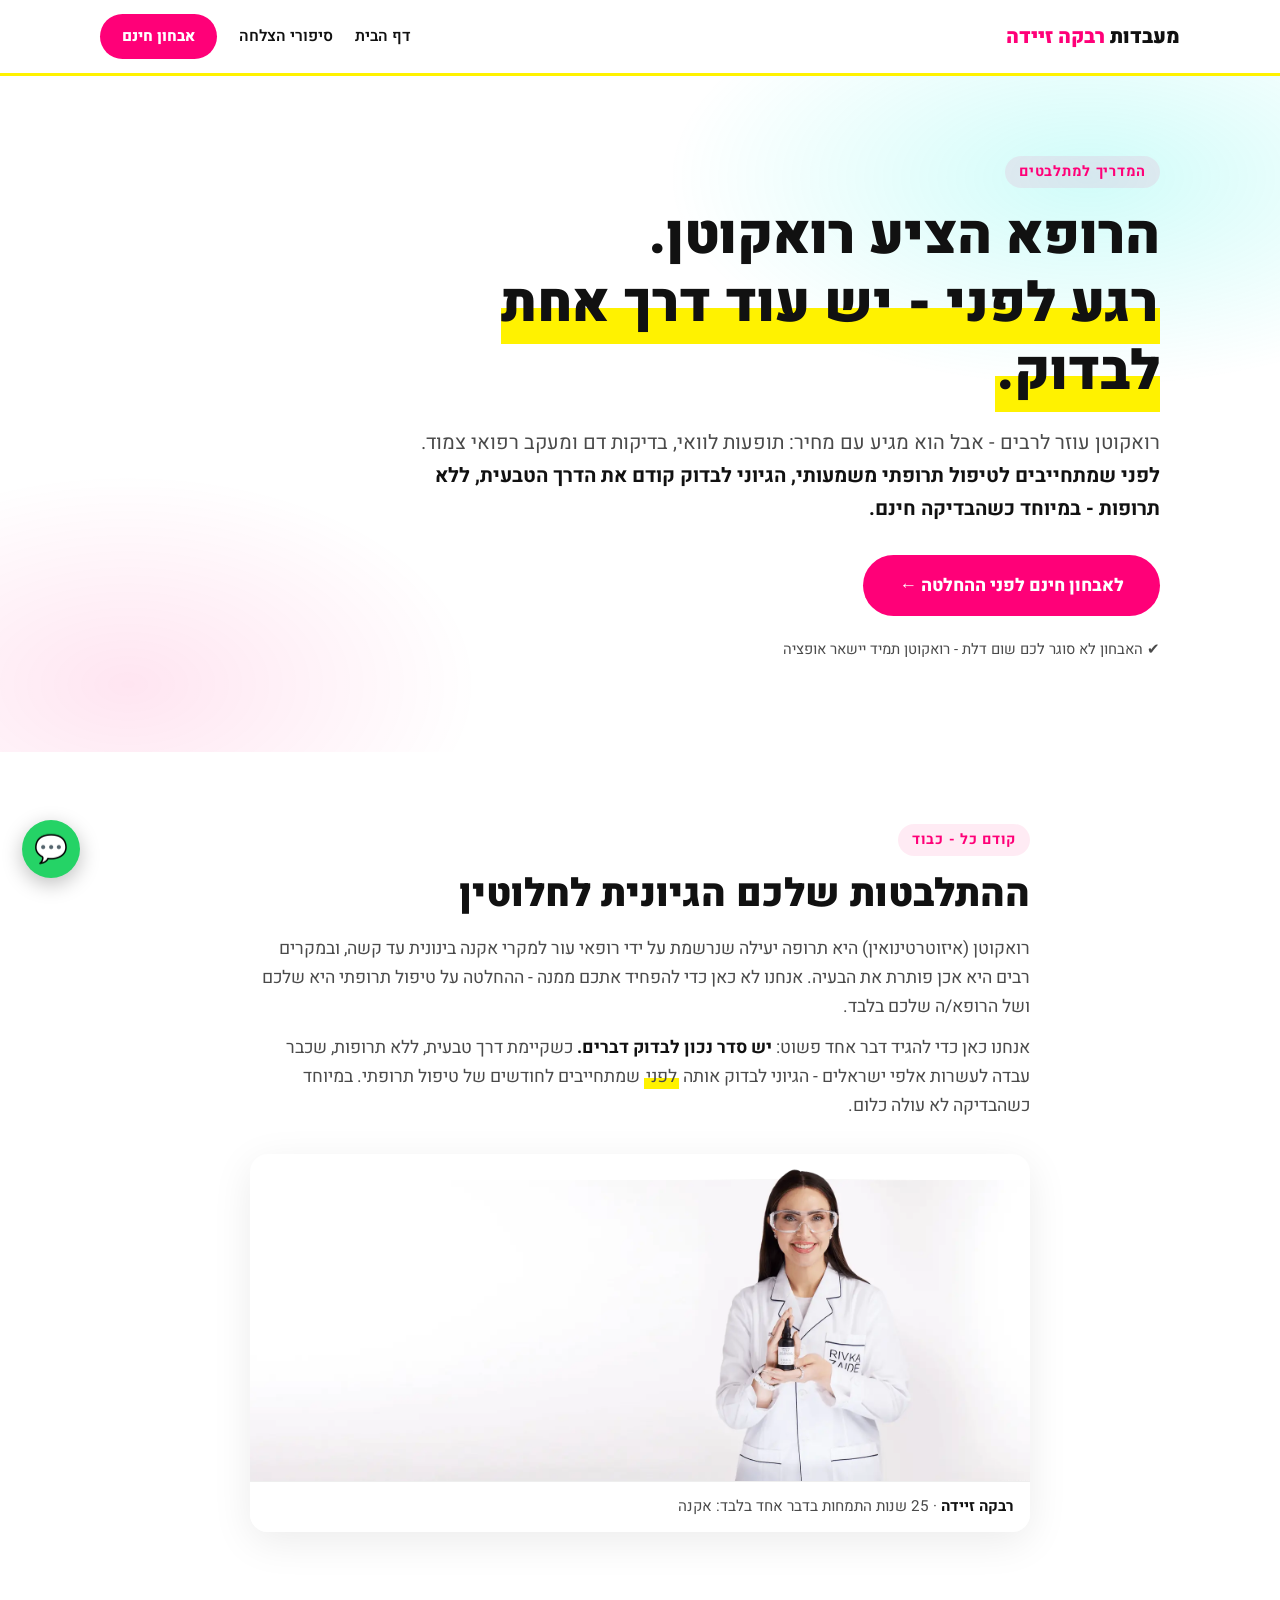
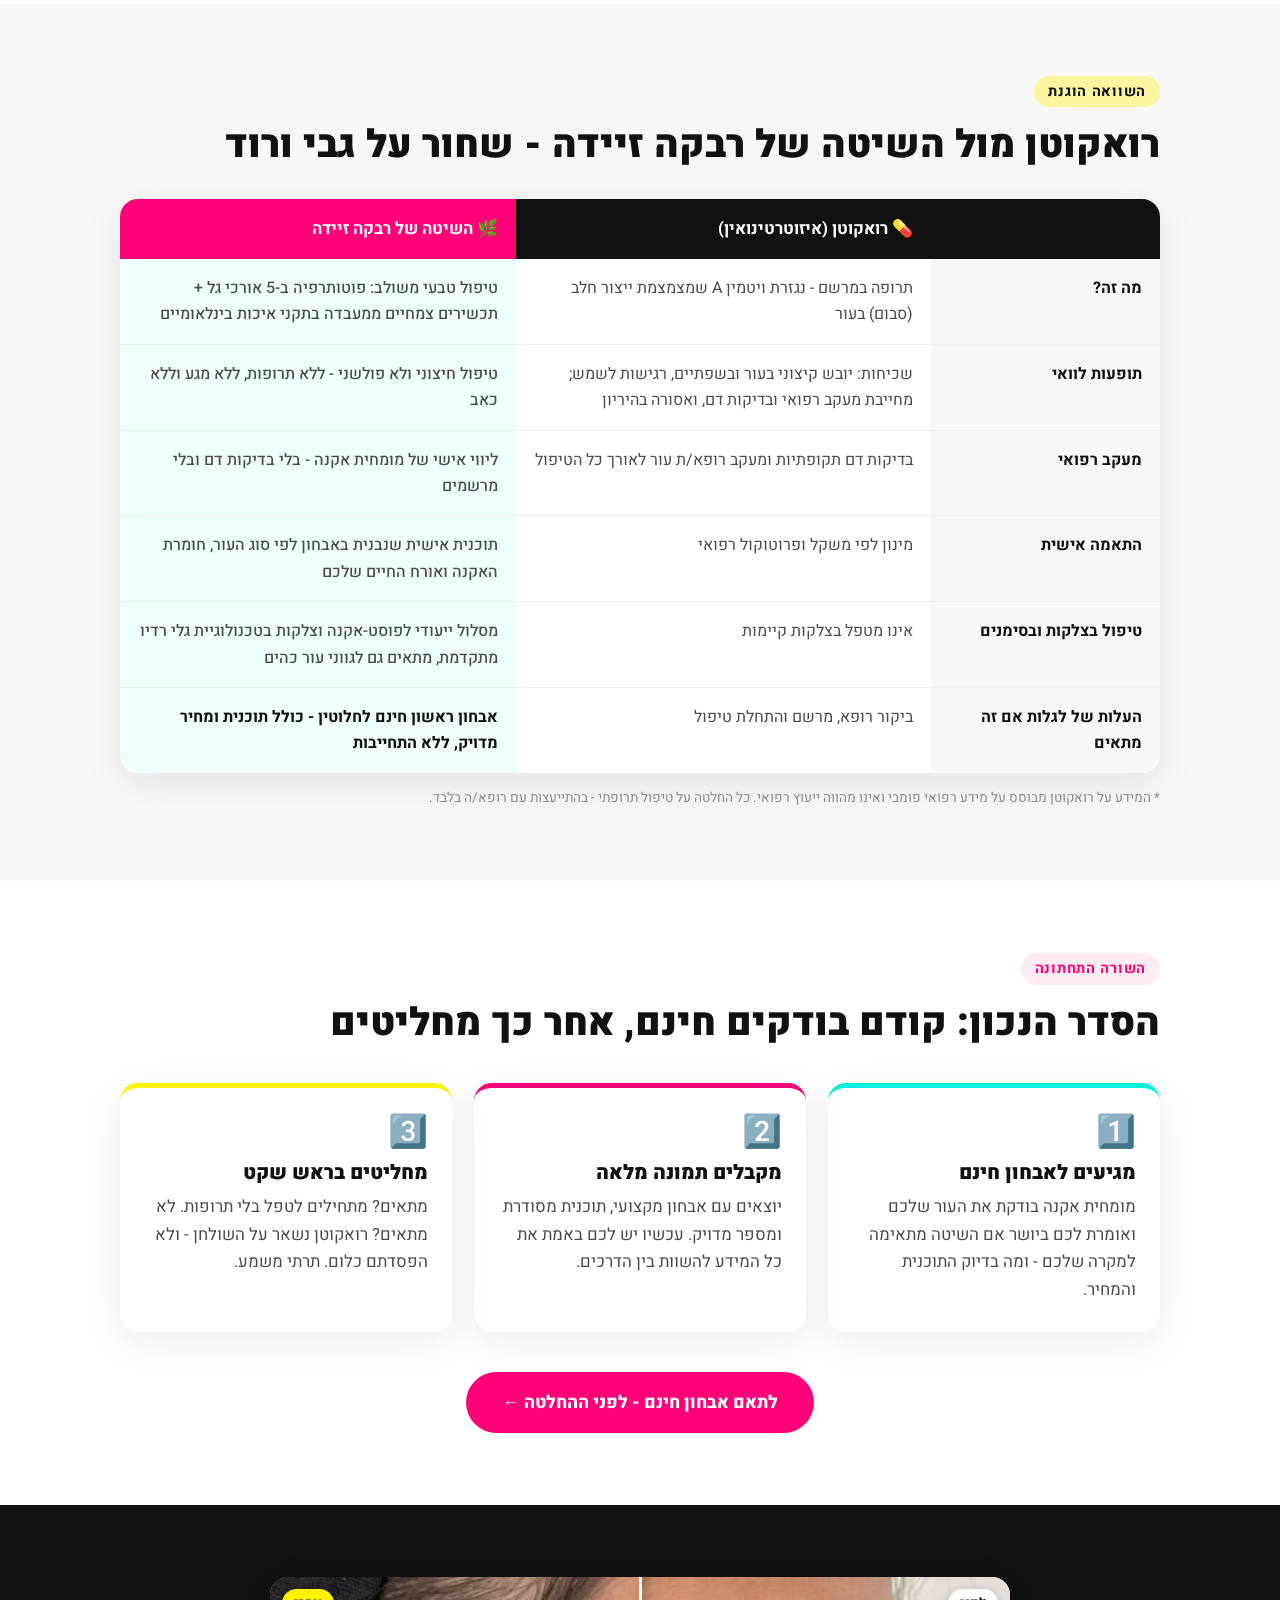
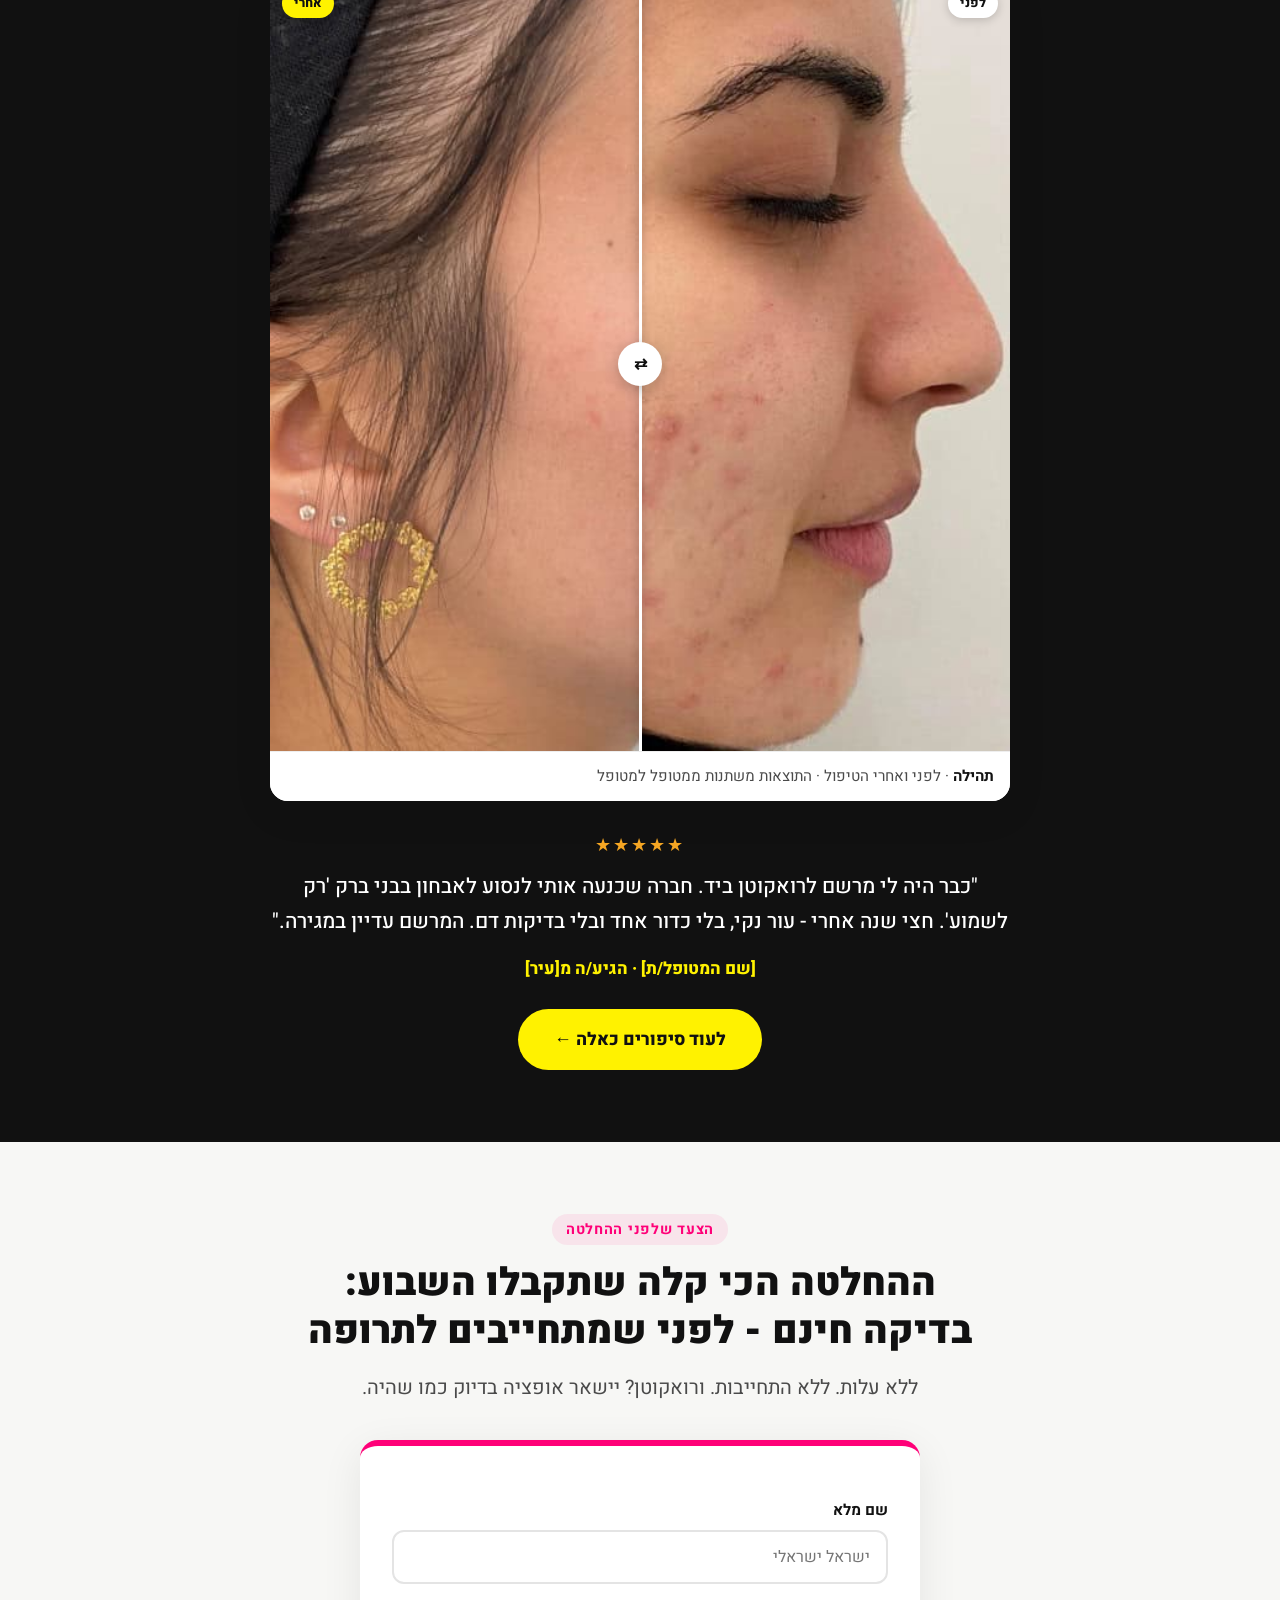
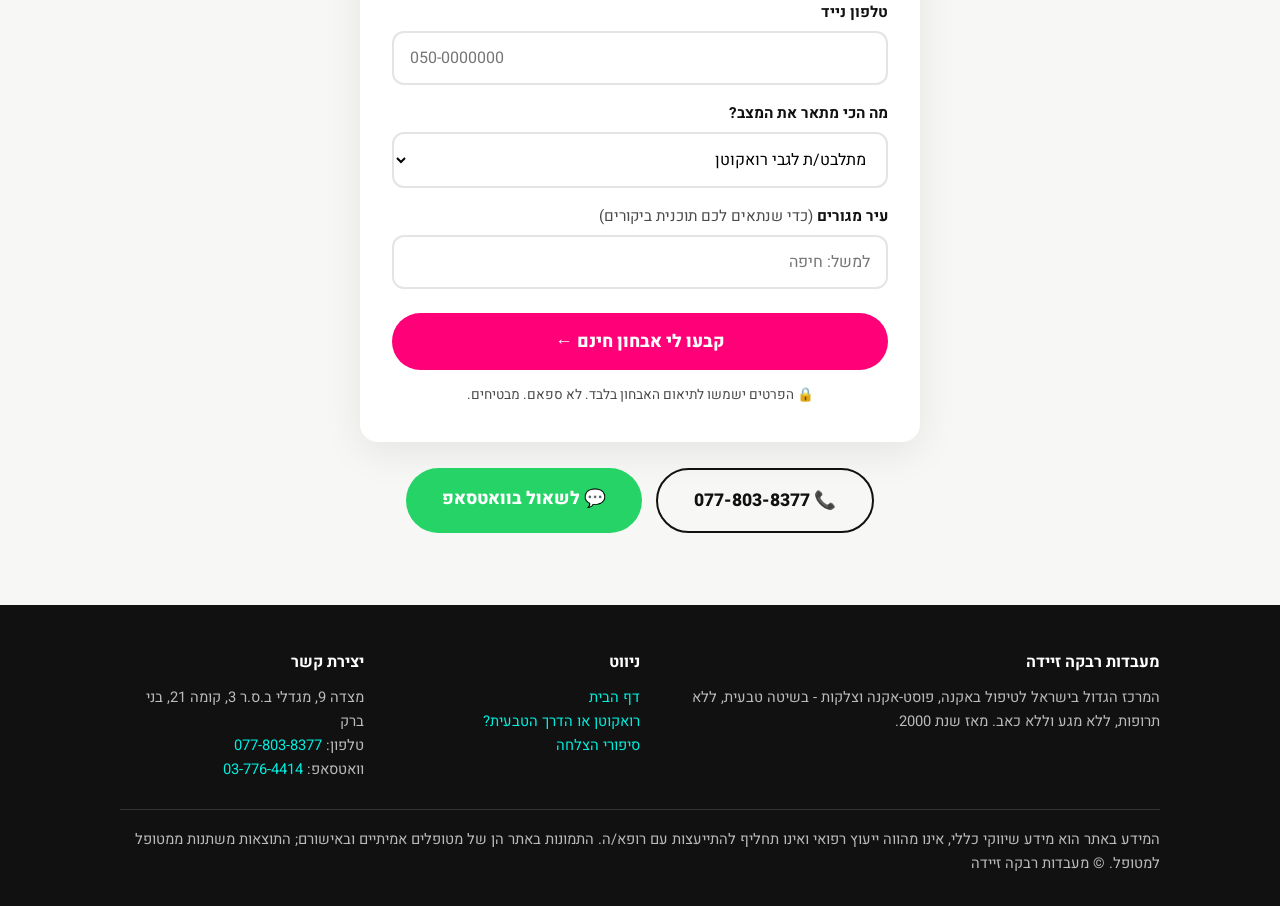
<file: roaccutane.html>
<!DOCTYPE html>
<html lang="he" dir="rtl">
<head>
  <meta charset="UTF-8">
  <meta name="viewport" content="width=device-width, initial-scale=1.0">
  <title>רואקוטן או הדרך הטבעית? | מעבדות רבקה זיידה</title>
  <meta name="description" content="מתלבטים לגבי רואקוטן? השוואה הוגנת בין טיפול תרופתי לשיטה הטבעית של מעבדות רבקה זיידה - לפני שמחליטים, שווה אבחון חינם.">
  <link rel="preconnect" href="https://fonts.googleapis.com">
  <link rel="preconnect" href="https://fonts.gstatic.com" crossorigin>
  <link href="https://fonts.googleapis.com/css2?family=Heebo:wght@400;500;700;800;900&display=swap" rel="stylesheet">
  <link rel="stylesheet" href="styles.css">
</head>
<body>

<nav class="nav">
  <div class="container nav-inner">
    <a class="logo" href="index.html">מעבדות <span>רבקה זיידה</span></a>
    <div class="nav-links">
      <a href="index.html">דף הבית</a>
      <a href="stories.html">סיפורי הצלחה</a>
      <a href="#form" class="btn btn-pink nav-cta">אבחון חינם</a>
    </div>
  </div>
</nav>
<div class="spectrum" aria-hidden="true"></div>

<!-- הוק -->
<header class="hero">
  <div class="container">
    <div class="hero-content" style="max-width:760px;">
      <span class="kicker kicker--pink">המדריך למתלבטים</span>
      <h1>הרופא הציע רואקוטן.<br><span class="highlight">רגע לפני - יש עוד דרך אחת לבדוק.</span></h1>
      <p class="lead" style="max-width:none;">
        רואקוטן עוזר לרבים - אבל הוא מגיע עם מחיר: תופעות לוואי, בדיקות דם ומעקב רפואי צמוד.
        <strong>לפני שמתחייבים לטיפול תרופתי משמעותי, הגיוני לבדוק קודם את הדרך הטבעית, ללא תרופות - במיוחד כשהבדיקה חינם.</strong>
      </p>
      <div class="hero-ctas">
        <a href="#form" class="btn btn-pink">לאבחון חינם לפני ההחלטה ←</a>
      </div>
      <p class="hero-note">✔ האבחון לא סוגר לכם שום דלת - רואקוטן תמיד יישאר אופציה</p>
    </div>
  </div>
</header>

<!-- ההתלבטות לגיטימית -->
<section class="section">
  <div class="container" style="max-width:820px;">
    <span class="kicker reveal">קודם כל - כבוד</span>
    <h2 class="reveal">ההתלבטות שלכם הגיונית לחלוטין</h2>
    <p class="reveal" style="font-size:1.1rem; margin-top:12px;">
      רואקוטן (איזוטרטינואין) היא תרופה יעילה שנרשמת על ידי רופאי עור למקרי אקנה בינונית עד קשה,
      ובמקרים רבים היא אכן פותרת את הבעיה. אנחנו לא כאן כדי להפחיד אתכם ממנה -
      ההחלטה על טיפול תרופתי היא שלכם ושל הרופא/ה שלכם בלבד.
    </p>
    <p class="reveal" style="font-size:1.1rem; margin-top:12px;">
      אנחנו כאן כדי להגיד דבר אחד פשוט: <strong>יש סדר נכון לבדוק דברים.</strong>
      כשקיימת דרך טבעית, ללא תרופות, שכבר עבדה לעשרות אלפי ישראלים -
      הגיוני לבדוק אותה <span class="highlight">לפני</span> שמתחייבים לחודשים של טיפול תרופתי. במיוחד כשהבדיקה לא עולה כלום.
    </p>
    <div class="img-card reveal" style="margin-top:34px;">
      <img src="images/rivka-hero.webp" alt="רבקה זיידה במעבדה - 25 שנות התמחות באקנה">
      <div class="ba-caption"><strong>רבקה זיידה</strong> · 25 שנות התמחות בדבר אחד בלבד: אקנה</div>
    </div>
  </div>
</section>

<!-- טבלת השוואה -->
<section class="section section--tint">
  <div class="container">
    <span class="kicker kicker--yellow reveal">השוואה הוגנת</span>
    <h2 class="reveal">רואקוטן מול השיטה של רבקה זיידה - שחור על גבי ורוד</h2>
    <table class="compare-table reveal">
      <thead>
        <tr>
          <th style="width:20%;"></th>
          <th>💊 רואקוטן (איזוטרטינואין)</th>
          <th class="col-rz">🌿 השיטה של רבקה זיידה</th>
        </tr>
      </thead>
      <tbody>
        <tr>
          <th>מה זה?</th>
          <td>תרופה במרשם - נגזרת ויטמין A שמצמצמת ייצור חלב (סבום) בעור</td>
          <td class="rz">טיפול טבעי משולב: פוטותרפיה ב-5 אורכי גל + תכשירים צמחיים ממעבדה בתקני איכות בינלאומיים</td>
        </tr>
        <tr>
          <th>תופעות לוואי</th>
          <td>שכיחות: יובש קיצוני בעור ובשפתיים, רגישות לשמש; מחייבת מעקב רפואי ובדיקות דם, ואסורה בהיריון</td>
          <td class="rz">טיפול חיצוני ולא פולשני - ללא תרופות, ללא מגע וללא כאב</td>
        </tr>
        <tr>
          <th>מעקב רפואי</th>
          <td>בדיקות דם תקופתיות ומעקב רופא/ת עור לאורך כל הטיפול</td>
          <td class="rz">ליווי אישי של מומחית אקנה - בלי בדיקות דם ובלי מרשמים</td>
        </tr>
        <tr>
          <th>התאמה אישית</th>
          <td>מינון לפי משקל ופרוטוקול רפואי</td>
          <td class="rz">תוכנית אישית שנבנית באבחון לפי סוג העור, חומרת האקנה ואורח החיים שלכם</td>
        </tr>
        <tr>
          <th>טיפול בצלקות ובסימנים</th>
          <td>אינו מטפל בצלקות קיימות</td>
          <td class="rz">מסלול ייעודי לפוסט-אקנה וצלקות בטכנולוגיית גלי רדיו מתקדמת, מתאים גם לגווני עור כהים</td>
        </tr>
        <tr>
          <th>העלות של לגלות אם זה מתאים</th>
          <td>ביקור רופא, מרשם והתחלת טיפול</td>
          <td class="rz"><strong>אבחון ראשון חינם לחלוטין - כולל תוכנית ומחיר מדויק, ללא התחייבות</strong></td>
        </tr>
      </tbody>
    </table>
    <p class="reveal" style="font-size:0.85rem; margin-top:14px; color:#8a8a86;">
      * המידע על רואקוטן מבוסס על מידע רפואי פומבי ואינו מהווה ייעוץ רפואי. כל החלטה על טיפול תרופתי - בהתייעצות עם רופא/ה בלבד.
    </p>
  </div>
</section>

<!-- הטיעון המרכזי -->
<section class="section">
  <div class="container">
    <span class="kicker reveal">השורה התחתונה</span>
    <h2 class="reveal">הסדר הנכון: קודם בודקים חינם, אחר כך מחליטים</h2>
    <div class="cards">
      <div class="card card--teal reveal">
        <div class="icon">1️⃣</div>
        <h3>מגיעים לאבחון חינם</h3>
        <p>מומחית אקנה בודקת את העור שלכם ואומרת לכם ביושר אם השיטה מתאימה למקרה שלכם - ומה בדיוק התוכנית והמחיר.</p>
      </div>
      <div class="card card--pink reveal">
        <div class="icon">2️⃣</div>
        <h3>מקבלים תמונה מלאה</h3>
        <p>יוצאים עם אבחון מקצועי, תוכנית מסודרת ומספר מדויק. עכשיו יש לכם באמת את כל המידע להשוות בין הדרכים.</p>
      </div>
      <div class="card card--yellow reveal">
        <div class="icon">3️⃣</div>
        <h3>מחליטים בראש שקט</h3>
        <p>מתאים? מתחילים לטפל בלי תרופות. לא מתאים? רואקוטן נשאר על השולחן - ולא הפסדתם כלום. תרתי משמע.</p>
      </div>
    </div>
    <div class="reveal" style="text-align:center; margin-top:40px;">
      <a href="#form" class="btn btn-pink">לתאם אבחון חינם - לפני ההחלטה ←</a>
    </div>
  </div>
</section>

<!-- עדות ממוקדת + סליידר -->
<section class="section section--ink">
  <div class="container" style="max-width:780px; text-align:center;">
    <div class="ba-frame reveal" style="margin-bottom:30px;">
      <div class="ba-slider" data-ba style="--pos:50%">
        <div class="ba-layer ba-before" style="background-image:url('images/ba-4.jpg')"></div>
        <div class="ba-layer ba-after" style="background-image:url('images/ba-4.jpg')"></div>
        <div class="ba-divider" aria-hidden="true"></div>
        <div class="ba-grip" aria-hidden="true">⇄</div>
        <span class="ba-tag ba-tag--before" aria-hidden="true">לפני</span>
        <span class="ba-tag ba-tag--after" aria-hidden="true">אחרי</span>
        <input class="ba-range" type="range" min="8" max="92" value="50" aria-label="השוואת לפני ואחרי - תהילה">
      </div>
      <div class="ba-caption" style="text-align:right;"><strong>תהילה</strong> · לפני ואחרי הטיפול · התוצאות משתנות ממטופל למטופל</div>
    </div>
    <div class="stars">★★★★★</div>
    <!-- ⚠️ להחליף בעדות אמיתית ומאושרת -->
    <p style="font-size:1.3rem; font-weight:500; color:var(--white);">
      "כבר היה לי מרשם לרואקוטן ביד. חברה שכנעה אותי לנסוע לאבחון בבני ברק 'רק לשמוע'.
      חצי שנה אחרי - עור נקי, בלי כדור אחד ובלי בדיקות דם. המרשם עדיין במגירה."
    </p>
    <p style="margin-top:16px; font-weight:800; color:var(--yellow);">[שם המטופל/ת] · הגיע/ה מ[עיר]</p>
    <a href="stories.html" class="btn btn-yellow" style="margin-top:26px;">לעוד סיפורים כאלה ←</a>
  </div>
</section>

<!-- טופס המרה -->
<section class="section section--tint" id="form">
  <div class="container final-cta">
    <span class="kicker kicker--pink reveal">הצעד שלפני ההחלטה</span>
    <h2 class="reveal">ההחלטה הכי קלה שתקבלו השבוע:<br>בדיקה חינם - לפני שמתחייבים לתרופה</h2>
    <p class="lead reveal">ללא עלות. ללא התחייבות. ורואקוטן? יישאר אופציה בדיוק כמו שהיה.</p>
    <form class="form-wrap reveal" id="leadForm">
      <span class="form-stamp" aria-hidden="true">0 ₪</span>
      <label for="name">שם מלא</label>
      <input type="text" id="name" name="name" required placeholder="ישראל ישראלי" autocomplete="name">
      <label for="phone">טלפון נייד</label>
      <input type="tel" id="phone" name="phone" required placeholder="050-0000000" pattern="[0-9\-+ ]{9,15}" autocomplete="tel">
      <label for="severity">מה הכי מתאר את המצב?</label>
      <select id="severity" name="severity">
        <option>מתלבט/ת לגבי רואקוטן</option>
        <option>אקנה פעילה - פנים</option>
        <option>אקנה פעילה - גב / חזה / גוף</option>
        <option>צלקות וסימני פוסט-אקנה</option>
        <option>אקנה אצל הילד/ה שלי</option>
      </select>
      <label for="city">עיר מגורים <span class="opt">(כדי שנתאים לכם תוכנית ביקורים)</span></label>
      <input type="text" id="city" name="city" placeholder="למשל: חיפה">
      <button type="submit" class="btn btn-pink btn-block">קבעו לי אבחון חינם ←</button>
      <p class="form-note">🔒 הפרטים ישמשו לתיאום האבחון בלבד. לא ספאם. מבטיחים.</p>
    </form>
    <div class="cta-row reveal" style="margin-top:26px;">
      <a href="tel:0778038377" class="btn btn-outline">📞 077-803-8377</a>
      <a href="https://wa.me/97237764414?text=%D7%94%D7%99%D7%99%2C%20%D7%90%D7%A0%D7%99%20%D7%9E%D7%AA%D7%9C%D7%91%D7%98%2F%D7%AA%20%D7%9C%D7%92%D7%91%D7%99%20%D7%A8%D7%95%D7%90%D7%A7%D7%95%D7%98%D7%9F%20%D7%95%D7%90%D7%A9%D7%9E%D7%97%20%D7%9C%D7%AA%D7%90%D7%9D%20%D7%90%D7%91%D7%97%D7%95%D7%9F%20%D7%97%D7%99%D7%A0%D7%9D" class="btn btn-whatsapp">💬 לשאול בוואטסאפ</a>
    </div>
  </div>
</section>

<div class="spectrum" aria-hidden="true"></div>
<footer class="footer">
  <div class="container">
    <div class="footer-grid">
      <div>
        <h4>מעבדות רבקה זיידה</h4>
        <p>המרכז הגדול בישראל לטיפול באקנה, פוסט-אקנה וצלקות - בשיטה טבעית, ללא תרופות, ללא מגע וללא כאב. מאז שנת 2000.</p>
      </div>
      <div>
        <h4>ניווט</h4>
        <p><a href="index.html">דף הבית</a><br>
        <a href="roaccutane.html">רואקוטן או הדרך הטבעית?</a><br>
        <a href="stories.html">סיפורי הצלחה</a></p>
      </div>
      <div>
        <h4>יצירת קשר</h4>
        <p>מצדה 9, מגדלי ב.ס.ר 3, קומה 21, בני ברק<br>
        טלפון: <a href="tel:0778038377">077-803-8377</a><br>
        וואטסאפ: <a href="https://wa.me/97237764414">03-776-4414</a></p>
      </div>
    </div>
    <div class="footer-bottom">
      <p>המידע באתר הוא מידע שיווקי כללי, אינו מהווה ייעוץ רפואי ואינו תחליף להתייעצות עם רופא/ה. התמונות באתר הן של מטופלים אמיתיים ובאישורם; התוצאות משתנות ממטופל למטופל. © מעבדות רבקה זיידה</p>
    </div>
  </div>
</footer>

<a class="wa-float" href="https://wa.me/97237764414?text=%D7%94%D7%99%D7%99%2C%20%D7%90%D7%A9%D7%9E%D7%97%20%D7%9C%D7%AA%D7%90%D7%9D%20%D7%90%D7%91%D7%97%D7%95%D7%9F%20%D7%97%D7%99%D7%A0%D7%9D" aria-label="וואטסאפ">💬</a>
<div class="mobile-cta">
  <a href="#form" class="btn btn-pink">אבחון חינם</a>
  <a href="tel:0778038377" class="btn btn-outline">📞 חייגו</a>
</div>

<script src="script.js"></script>
</body>
</html>
</file>
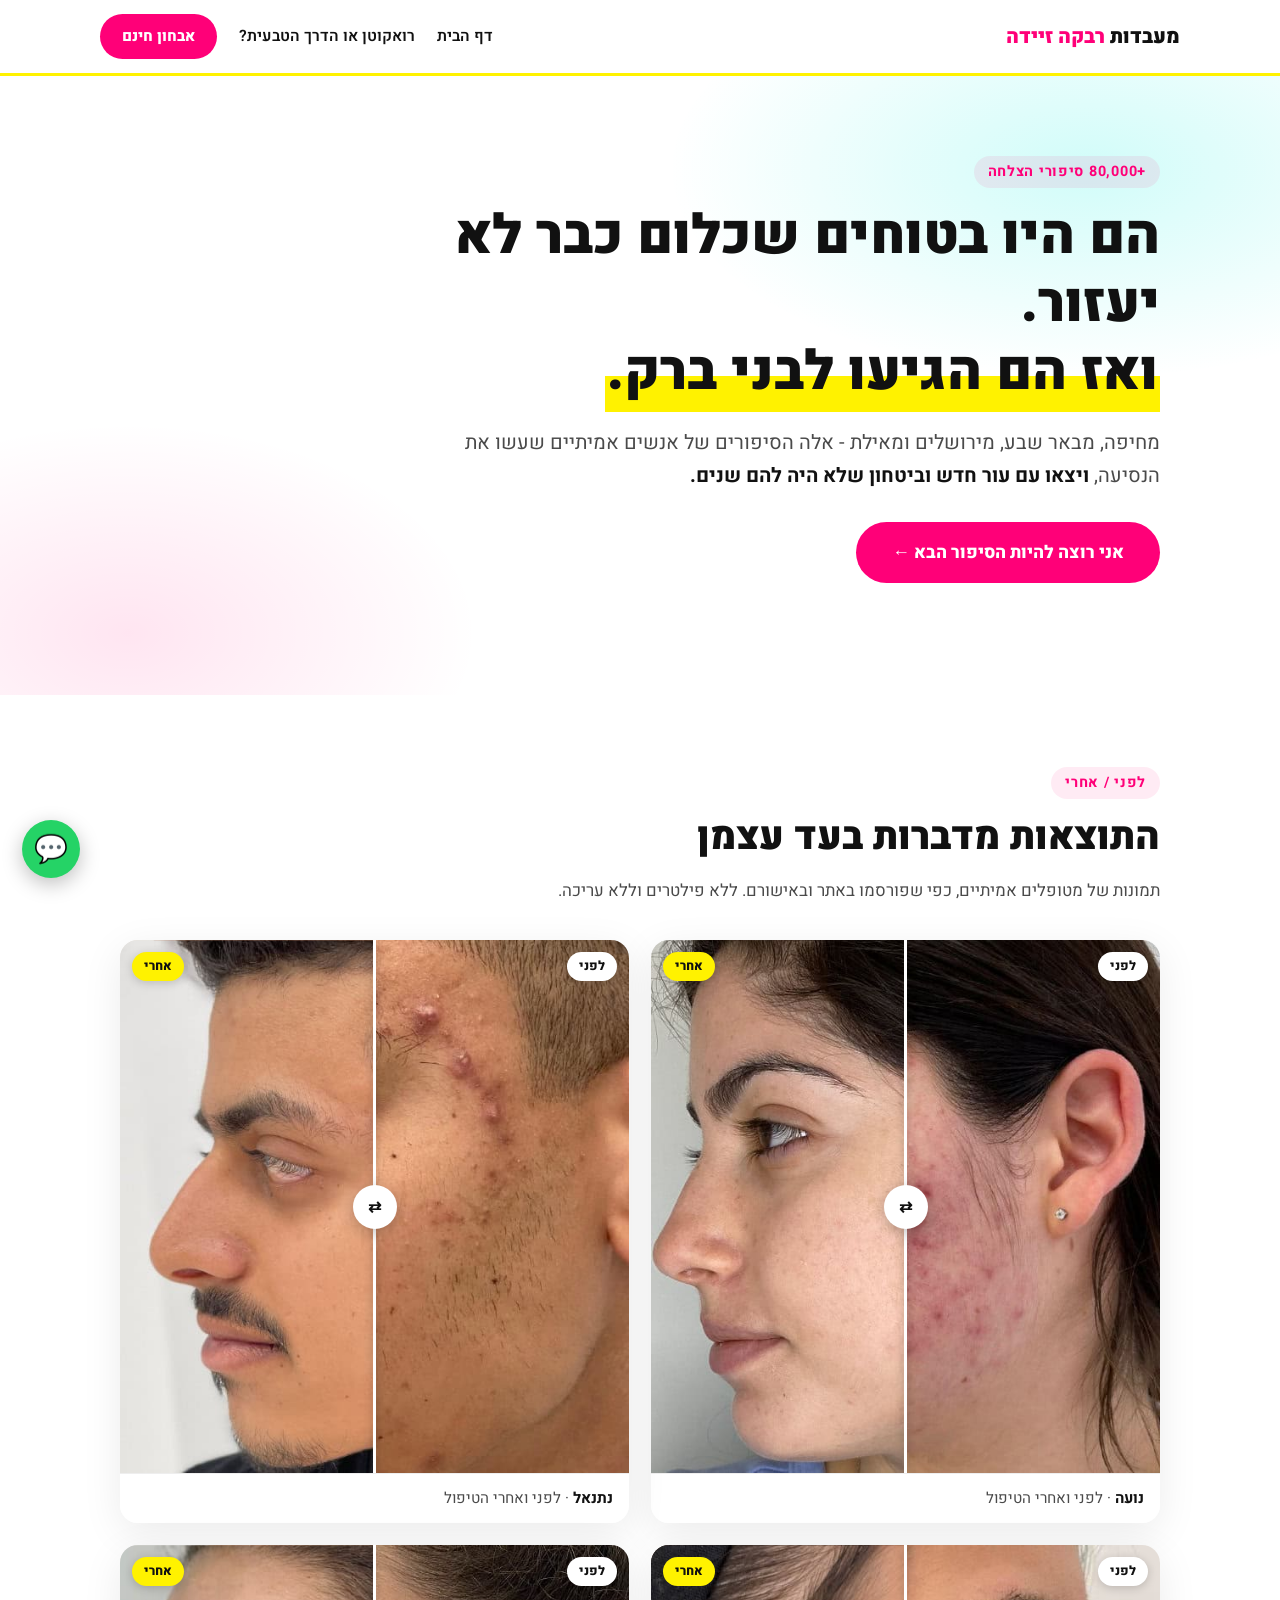
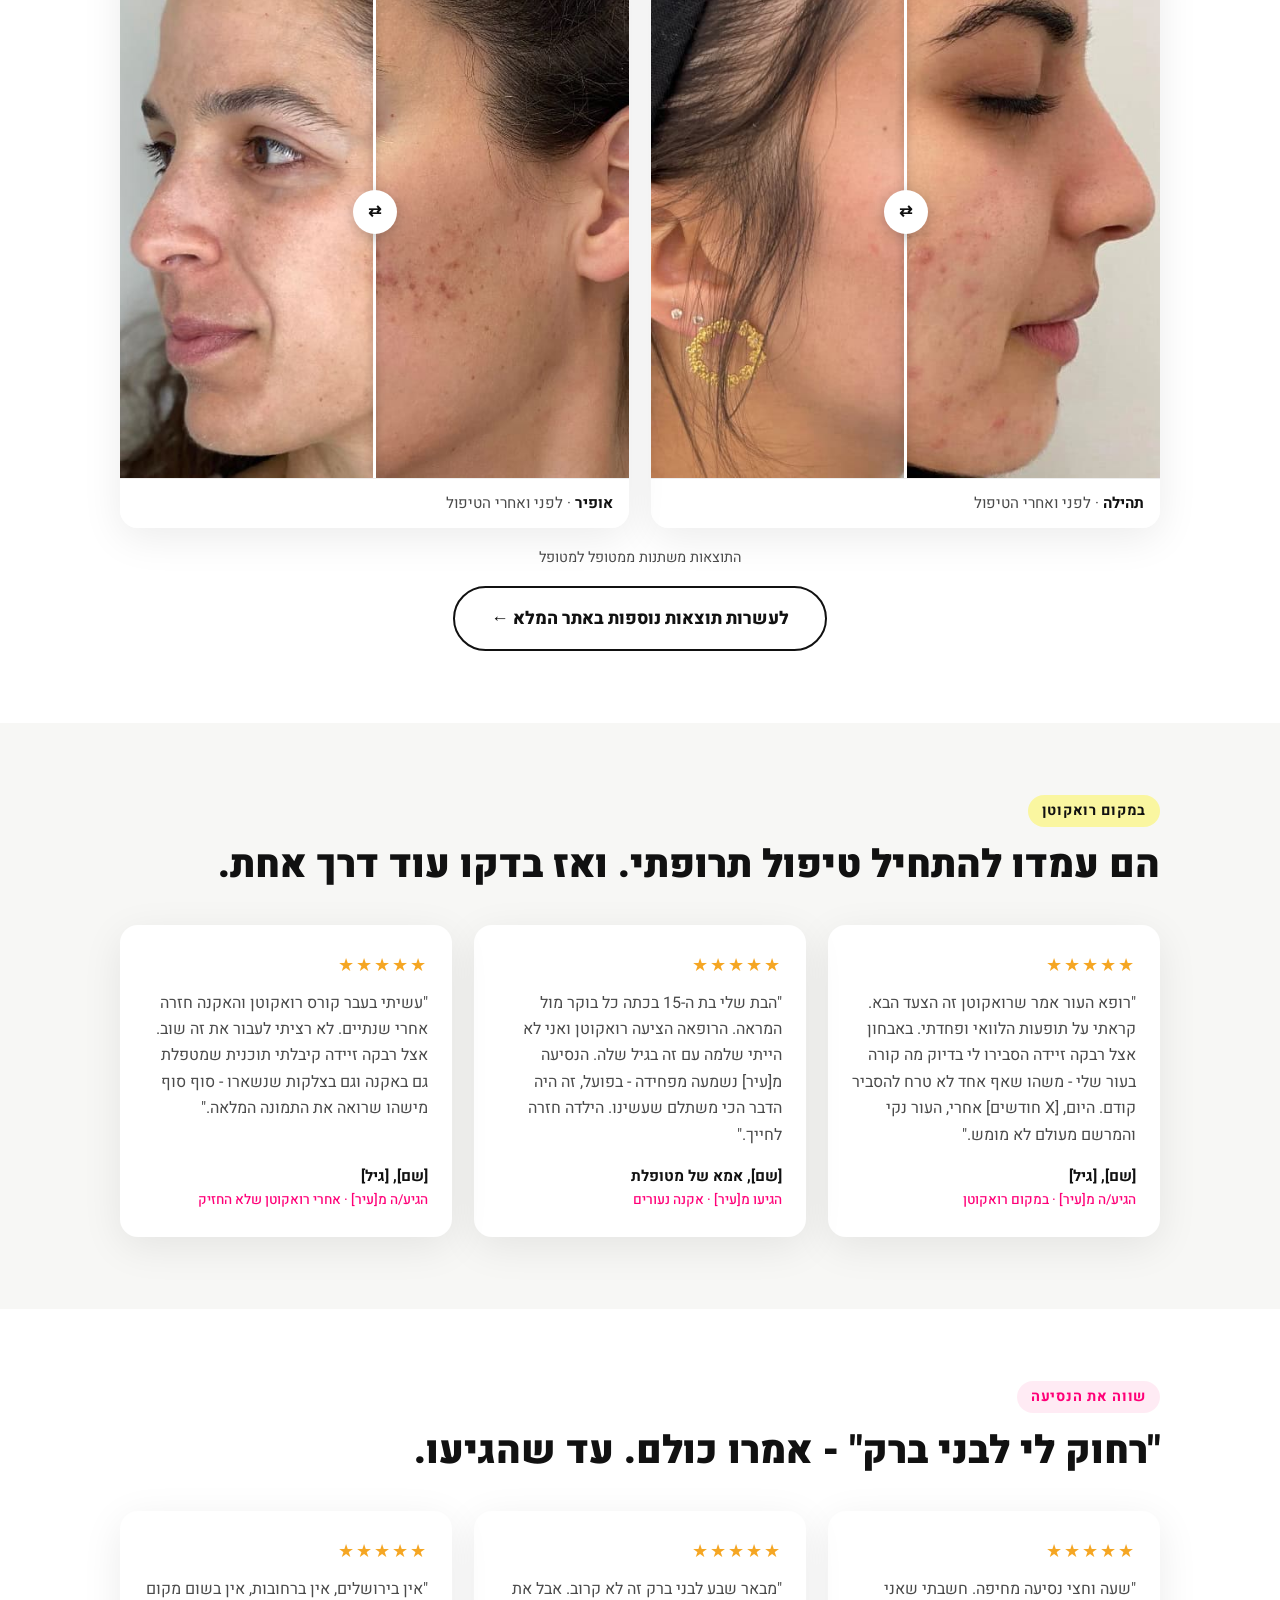
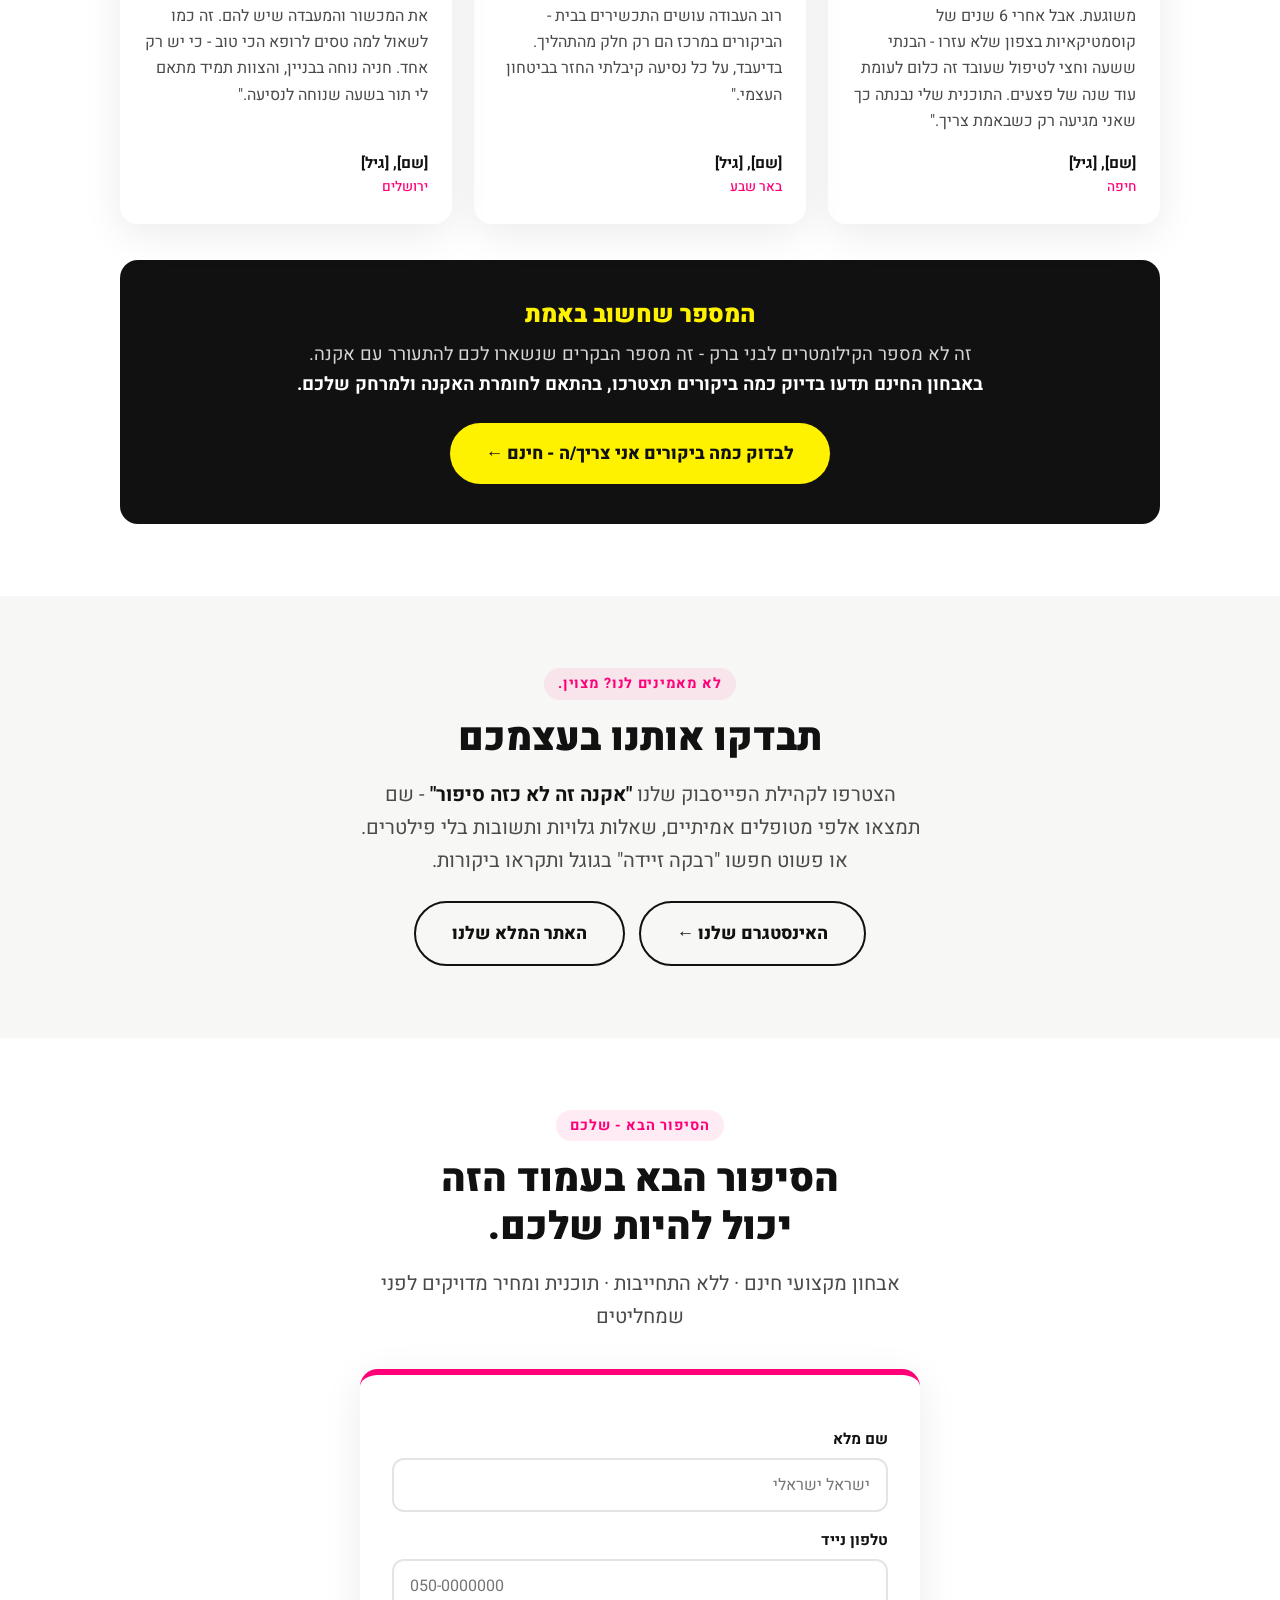
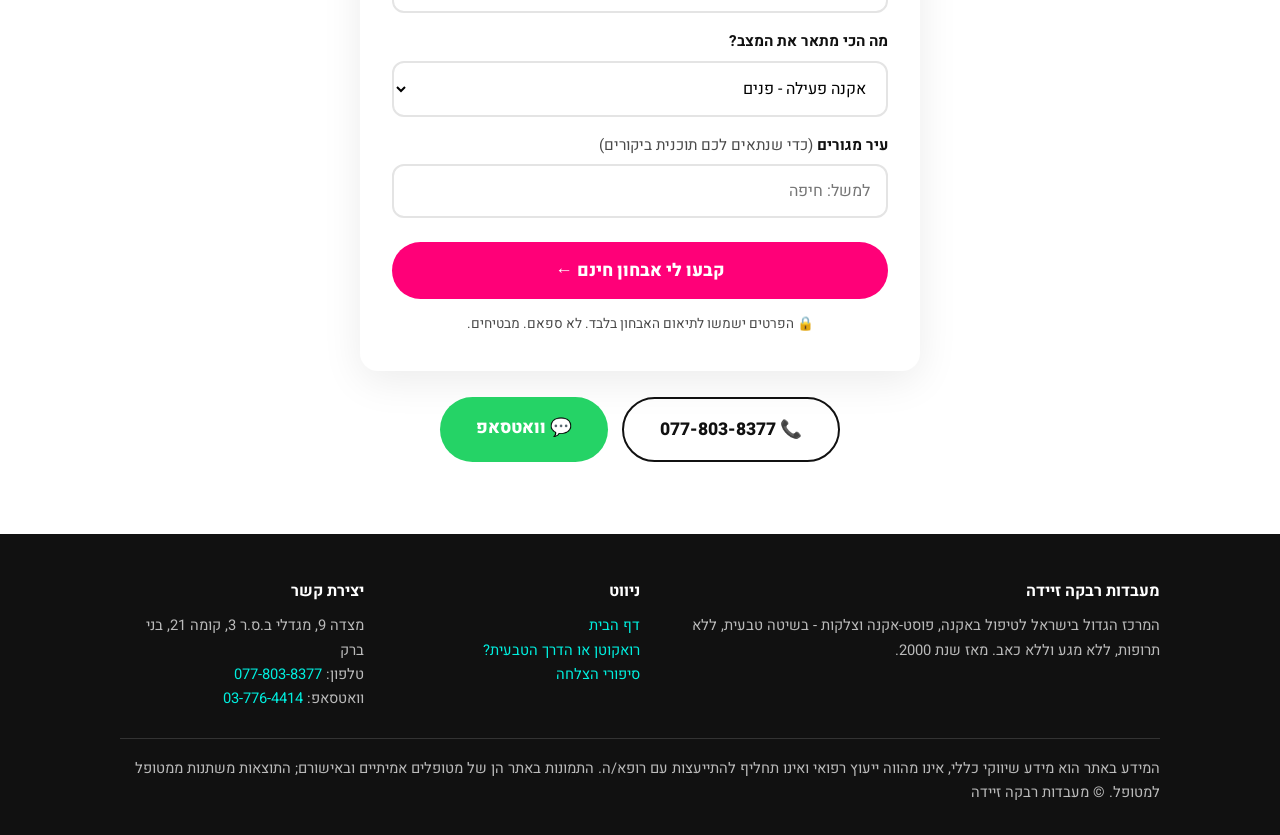
<file: stories.html>
<!DOCTYPE html>
<html lang="he" dir="rtl">
<head>
  <meta charset="UTF-8">
  <meta name="viewport" content="width=device-width, initial-scale=1.0">
  <title>סיפורי הצלחה | מעבדות רבקה זיידה</title>
  <meta name="description" content="עשרות אלפי ישראלים כבר נפרדו מהאקנה במעבדות רבקה זיידה. סיפורי הצלחה של מטופלים מכל הארץ - כולל כאלה שוויתרו על רואקוטן.">
  <link rel="preconnect" href="https://fonts.googleapis.com">
  <link rel="preconnect" href="https://fonts.gstatic.com" crossorigin>
  <link href="https://fonts.googleapis.com/css2?family=Heebo:wght@400;500;700;800;900&display=swap" rel="stylesheet">
  <link rel="stylesheet" href="styles.css">
</head>
<body>

<nav class="nav">
  <div class="container nav-inner">
    <a class="logo" href="index.html">מעבדות <span>רבקה זיידה</span></a>
    <div class="nav-links">
      <a href="index.html">דף הבית</a>
      <a href="roaccutane.html">רואקוטן או הדרך הטבעית?</a>
      <a href="#form" class="btn btn-pink nav-cta">אבחון חינם</a>
    </div>
  </div>
</nav>
<div class="spectrum" aria-hidden="true"></div>

<!-- הוק -->
<header class="hero">
  <div class="container">
    <div class="hero-content" style="max-width:760px;">
      <span class="kicker kicker--pink">+80,000 סיפורי הצלחה</span>
      <h1>הם היו בטוחים שכלום כבר לא יעזור.<br><span class="highlight">ואז הם הגיעו לבני ברק.</span></h1>
      <p class="lead" style="max-width:none;">
        מחיפה, מבאר שבע, מירושלים ומאילת - אלה הסיפורים של אנשים אמיתיים שעשו את הנסיעה,
        <strong>ויצאו עם עור חדש וביטחון שלא היה להם שנים.</strong>
      </p>
      <div class="hero-ctas">
        <a href="#form" class="btn btn-pink">אני רוצה להיות הסיפור הבא ←</a>
      </div>
    </div>
  </div>
</header>

<!-- לפני / אחרי -->
<section class="section">
  <div class="container">
    <span class="kicker reveal">לפני / אחרי</span>
    <h2 class="reveal">התוצאות מדברות בעד עצמן</h2>
    <p class="reveal" style="max-width:640px;">תמונות של מטופלים אמיתיים, כפי שפורסמו באתר ובאישורם. ללא פילטרים וללא עריכה.</p>
    <div class="ba-grid">
      <div class="ba-frame reveal">
        <div class="ba-slider" data-ba style="--pos:50%">
          <div class="ba-layer ba-before" style="background-image:url('images/ba-1.jpg')"></div>
          <div class="ba-layer ba-after" style="background-image:url('images/ba-1.jpg')"></div>
          <div class="ba-divider" aria-hidden="true"></div>
          <div class="ba-grip" aria-hidden="true">⇄</div>
          <span class="ba-tag ba-tag--before" aria-hidden="true">לפני</span>
          <span class="ba-tag ba-tag--after" aria-hidden="true">אחרי</span>
          <input class="ba-range" type="range" min="8" max="92" value="50" aria-label="השוואת לפני ואחרי - נועה">
        </div>
        <div class="ba-caption"><strong>נועה</strong> · לפני ואחרי הטיפול</div>
      </div>
      <div class="ba-frame reveal">
        <div class="ba-slider" data-ba style="--pos:50%">
          <div class="ba-layer ba-before" style="background-image:url('images/ba-2.jpg')"></div>
          <div class="ba-layer ba-after" style="background-image:url('images/ba-2.jpg')"></div>
          <div class="ba-divider" aria-hidden="true"></div>
          <div class="ba-grip" aria-hidden="true">⇄</div>
          <span class="ba-tag ba-tag--before" aria-hidden="true">לפני</span>
          <span class="ba-tag ba-tag--after" aria-hidden="true">אחרי</span>
          <input class="ba-range" type="range" min="8" max="92" value="50" aria-label="השוואת לפני ואחרי - נתנאל">
        </div>
        <div class="ba-caption"><strong>נתנאל</strong> · לפני ואחרי הטיפול</div>
      </div>
      <div class="ba-frame reveal">
        <div class="ba-slider" data-ba style="--pos:50%">
          <div class="ba-layer ba-before" style="background-image:url('images/ba-4.jpg')"></div>
          <div class="ba-layer ba-after" style="background-image:url('images/ba-4.jpg')"></div>
          <div class="ba-divider" aria-hidden="true"></div>
          <div class="ba-grip" aria-hidden="true">⇄</div>
          <span class="ba-tag ba-tag--before" aria-hidden="true">לפני</span>
          <span class="ba-tag ba-tag--after" aria-hidden="true">אחרי</span>
          <input class="ba-range" type="range" min="8" max="92" value="50" aria-label="השוואת לפני ואחרי - תהילה">
        </div>
        <div class="ba-caption"><strong>תהילה</strong> · לפני ואחרי הטיפול</div>
      </div>
      <div class="ba-frame reveal">
        <div class="ba-slider" data-ba style="--pos:50%">
          <div class="ba-layer ba-before" style="background-image:url('images/ba-3.jpg')"></div>
          <div class="ba-layer ba-after" style="background-image:url('images/ba-3.jpg')"></div>
          <div class="ba-divider" aria-hidden="true"></div>
          <div class="ba-grip" aria-hidden="true">⇄</div>
          <span class="ba-tag ba-tag--before" aria-hidden="true">לפני</span>
          <span class="ba-tag ba-tag--after" aria-hidden="true">אחרי</span>
          <input class="ba-range" type="range" min="8" max="92" value="50" aria-label="השוואת לפני ואחרי - אופיר">
        </div>
        <div class="ba-caption"><strong>אופיר</strong> · לפני ואחרי הטיפול</div>
      </div>
    </div>
    <p class="ba-hint reveal">התוצאות משתנות ממטופל למטופל</p>
    <p class="reveal" style="text-align:center; margin-top:16px;">
      <a href="https://rivkazaide.co.il/%d7%9c%d7%a4%d7%a0%d7%99-%d7%90%d7%97%d7%a8%d7%99/" class="btn btn-outline">לעשרות תוצאות נוספות באתר המלא ←</a>
    </p>
  </div>
</section>

<!-- סיפורים: במקום רואקוטן -->
<section class="section section--tint">
  <div class="container">
    <span class="kicker kicker--yellow reveal">במקום רואקוטן</span>
    <h2 class="reveal">הם עמדו להתחיל טיפול תרופתי. ואז בדקו עוד דרך אחת.</h2>
    <!-- ⚠️ להחליף בעדויות אמיתיות ומאושרות -->
    <div class="testimonials">
      <div class="testimonial reveal">
        <div class="stars">★★★★★</div>
        <blockquote>"רופא העור אמר שרואקוטן זה הצעד הבא. קראתי על תופעות הלוואי ופחדתי. באבחון אצל רבקה זיידה הסבירו לי בדיוק מה קורה בעור שלי - משהו שאף אחד לא טרח להסביר קודם. היום, [X חודשים] אחרי, העור נקי והמרשם מעולם לא מומש."</blockquote>
        <div class="who">[שם], [גיל]<span>הגיע/ה מ[עיר] · במקום רואקוטן</span></div>
      </div>
      <div class="testimonial reveal">
        <div class="stars">★★★★★</div>
        <blockquote>"הבת שלי בת ה-15 בכתה כל בוקר מול המראה. הרופאה הציעה רואקוטן ואני לא הייתי שלמה עם זה בגיל שלה. הנסיעה מ[עיר] נשמעה מפחידה - בפועל, זה היה הדבר הכי משתלם שעשינו. הילדה חזרה לחייך."</blockquote>
        <div class="who">[שם], אמא של מטופלת<span>הגיעו מ[עיר] · אקנה נעורים</span></div>
      </div>
      <div class="testimonial reveal">
        <div class="stars">★★★★★</div>
        <blockquote>"עשיתי בעבר קורס רואקוטן והאקנה חזרה אחרי שנתיים. לא רציתי לעבור את זה שוב. אצל רבקה זיידה קיבלתי תוכנית שמטפלת גם באקנה וגם בצלקות שנשארו - סוף סוף מישהו שרואה את התמונה המלאה."</blockquote>
        <div class="who">[שם], [גיל]<span>הגיע/ה מ[עיר] · אחרי רואקוטן שלא החזיק</span></div>
      </div>
    </div>
  </div>
</section>

<!-- סיפורים: שווה את הנסיעה -->
<section class="section">
  <div class="container">
    <span class="kicker reveal">שווה את הנסיעה</span>
    <h2 class="reveal">"רחוק לי לבני ברק" - אמרו כולם. עד שהגיעו.</h2>
    <!-- ⚠️ להחליף בעדויות אמיתיות ומאושרות -->
    <div class="testimonials">
      <div class="testimonial reveal">
        <div class="stars">★★★★★</div>
        <blockquote>"שעה וחצי נסיעה מחיפה. חשבתי שאני משוגעת. אבל אחרי 6 שנים של קוסמטיקאיות בצפון שלא עזרו - הבנתי ששעה וחצי לטיפול שעובד זה כלום לעומת עוד שנה של פצעים. התוכנית שלי נבנתה כך שאני מגיעה רק כשבאמת צריך."</blockquote>
        <div class="who">[שם], [גיל]<span>חיפה</span></div>
      </div>
      <div class="testimonial reveal">
        <div class="stars">★★★★★</div>
        <blockquote>"מבאר שבע לבני ברק זה לא קרוב. אבל את רוב העבודה עושים התכשירים בבית - הביקורים במרכז הם רק חלק מהתהליך. בדיעבד, על כל נסיעה קיבלתי החזר בביטחון העצמי."</blockquote>
        <div class="who">[שם], [גיל]<span>באר שבע</span></div>
      </div>
      <div class="testimonial reveal">
        <div class="stars">★★★★★</div>
        <blockquote>"אין בירושלים, אין ברחובות, אין בשום מקום את המכשור והמעבדה שיש להם. זה כמו לשאול למה טסים לרופא הכי טוב - כי יש רק אחד. חניה נוחה בבניין, והצוות תמיד מתאם לי תור בשעה שנוחה לנסיעה."</blockquote>
        <div class="who">[שם], [גיל]<span>ירושלים</span></div>
      </div>
    </div>
    <div class="ink-box reveal" style="text-align:center;">
      <h3>המספר שחשוב באמת</h3>
      <p style="font-size:1.15rem; margin-top:10px;">
        זה לא מספר הקילומטרים לבני ברק - זה מספר הבקרים שנשארו לכם להתעורר עם אקנה.<br>
        <strong>באבחון החינם תדעו בדיוק כמה ביקורים תצטרכו, בהתאם לחומרת האקנה ולמרחק שלכם.</strong>
      </p>
      <a href="#form" class="btn btn-yellow" style="margin-top:22px;">לבדוק כמה ביקורים אני צריך/ה - חינם ←</a>
    </div>
  </div>
</section>

<!-- קהילה והוכחות נוספות -->
<section class="section section--tint">
  <div class="container final-cta" style="max-width:820px;">
    <span class="kicker reveal">לא מאמינים לנו? מצוין.</span>
    <h2 class="reveal">תבדקו אותנו בעצמכם</h2>
    <p class="lead reveal" style="margin-top:12px;">
      הצטרפו לקהילת הפייסבוק שלנו <strong>"אקנה זה לא כזה סיפור"</strong> - שם תמצאו אלפי מטופלים אמיתיים,
      שאלות גלויות ותשובות בלי פילטרים. או פשוט חפשו "רבקה זיידה" בגוגל ותקראו ביקורות.
    </p>
    <div class="cta-row reveal">
      <a href="https://www.instagram.com/rivka_zaide/" class="btn btn-outline">האינסטגרם שלנו ←</a>
      <a href="https://rivkazaide.co.il/" class="btn btn-outline">האתר המלא שלנו</a>
    </div>
  </div>
</section>

<!-- טופס המרה -->
<section class="section final-cta" id="form">
  <div class="container">
    <span class="kicker kicker--pink reveal">הסיפור הבא - שלכם</span>
    <h2 class="reveal">הסיפור הבא בעמוד הזה<br>יכול להיות שלכם.</h2>
    <p class="lead reveal">אבחון מקצועי חינם · ללא התחייבות · תוכנית ומחיר מדויקים לפני שמחליטים</p>
    <form class="form-wrap reveal" id="leadForm">
      <span class="form-stamp" aria-hidden="true">0 ₪</span>
      <label for="name">שם מלא</label>
      <input type="text" id="name" name="name" required placeholder="ישראל ישראלי" autocomplete="name">
      <label for="phone">טלפון נייד</label>
      <input type="tel" id="phone" name="phone" required placeholder="050-0000000" pattern="[0-9\-+ ]{9,15}" autocomplete="tel">
      <label for="severity">מה הכי מתאר את המצב?</label>
      <select id="severity" name="severity">
        <option>אקנה פעילה - פנים</option>
        <option>אקנה פעילה - גב / חזה / גוף</option>
        <option>צלקות וסימני פוסט-אקנה</option>
        <option>מתלבט/ת לגבי רואקוטן</option>
        <option>אקנה אצל הילד/ה שלי</option>
      </select>
      <label for="city">עיר מגורים <span class="opt">(כדי שנתאים לכם תוכנית ביקורים)</span></label>
      <input type="text" id="city" name="city" placeholder="למשל: חיפה">
      <button type="submit" class="btn btn-pink btn-block">קבעו לי אבחון חינם ←</button>
      <p class="form-note">🔒 הפרטים ישמשו לתיאום האבחון בלבד. לא ספאם. מבטיחים.</p>
    </form>
    <div class="cta-row reveal" style="margin-top:26px;">
      <a href="tel:0778038377" class="btn btn-outline">📞 077-803-8377</a>
      <a href="https://wa.me/97237764414?text=%D7%94%D7%99%D7%99%2C%20%D7%90%D7%A9%D7%9E%D7%97%20%D7%9C%D7%AA%D7%90%D7%9D%20%D7%90%D7%91%D7%97%D7%95%D7%9F%20%D7%97%D7%99%D7%A0%D7%9D" class="btn btn-whatsapp">💬 וואטסאפ</a>
    </div>
  </div>
</section>

<div class="spectrum" aria-hidden="true"></div>
<footer class="footer">
  <div class="container">
    <div class="footer-grid">
      <div>
        <h4>מעבדות רבקה זיידה</h4>
        <p>המרכז הגדול בישראל לטיפול באקנה, פוסט-אקנה וצלקות - בשיטה טבעית, ללא תרופות, ללא מגע וללא כאב. מאז שנת 2000.</p>
      </div>
      <div>
        <h4>ניווט</h4>
        <p><a href="index.html">דף הבית</a><br>
        <a href="roaccutane.html">רואקוטן או הדרך הטבעית?</a><br>
        <a href="stories.html">סיפורי הצלחה</a></p>
      </div>
      <div>
        <h4>יצירת קשר</h4>
        <p>מצדה 9, מגדלי ב.ס.ר 3, קומה 21, בני ברק<br>
        טלפון: <a href="tel:0778038377">077-803-8377</a><br>
        וואטסאפ: <a href="https://wa.me/97237764414">03-776-4414</a></p>
      </div>
    </div>
    <div class="footer-bottom">
      <p>המידע באתר הוא מידע שיווקי כללי, אינו מהווה ייעוץ רפואי ואינו תחליף להתייעצות עם רופא/ה. התמונות באתר הן של מטופלים אמיתיים ובאישורם; התוצאות משתנות ממטופל למטופל. © מעבדות רבקה זיידה</p>
    </div>
  </div>
</footer>

<a class="wa-float" href="https://wa.me/97237764414?text=%D7%94%D7%99%D7%99%2C%20%D7%90%D7%A9%D7%9E%D7%97%20%D7%9C%D7%AA%D7%90%D7%9D%20%D7%90%D7%91%D7%97%D7%95%D7%9F%20%D7%97%D7%99%D7%A0%D7%9D" aria-label="וואטסאפ">💬</a>
<div class="mobile-cta">
  <a href="#form" class="btn btn-pink">אבחון חינם</a>
  <a href="tel:0778038377" class="btn btn-outline">📞 חייגו</a>
</div>

<script src="script.js"></script>
</body>
</html>
</file>
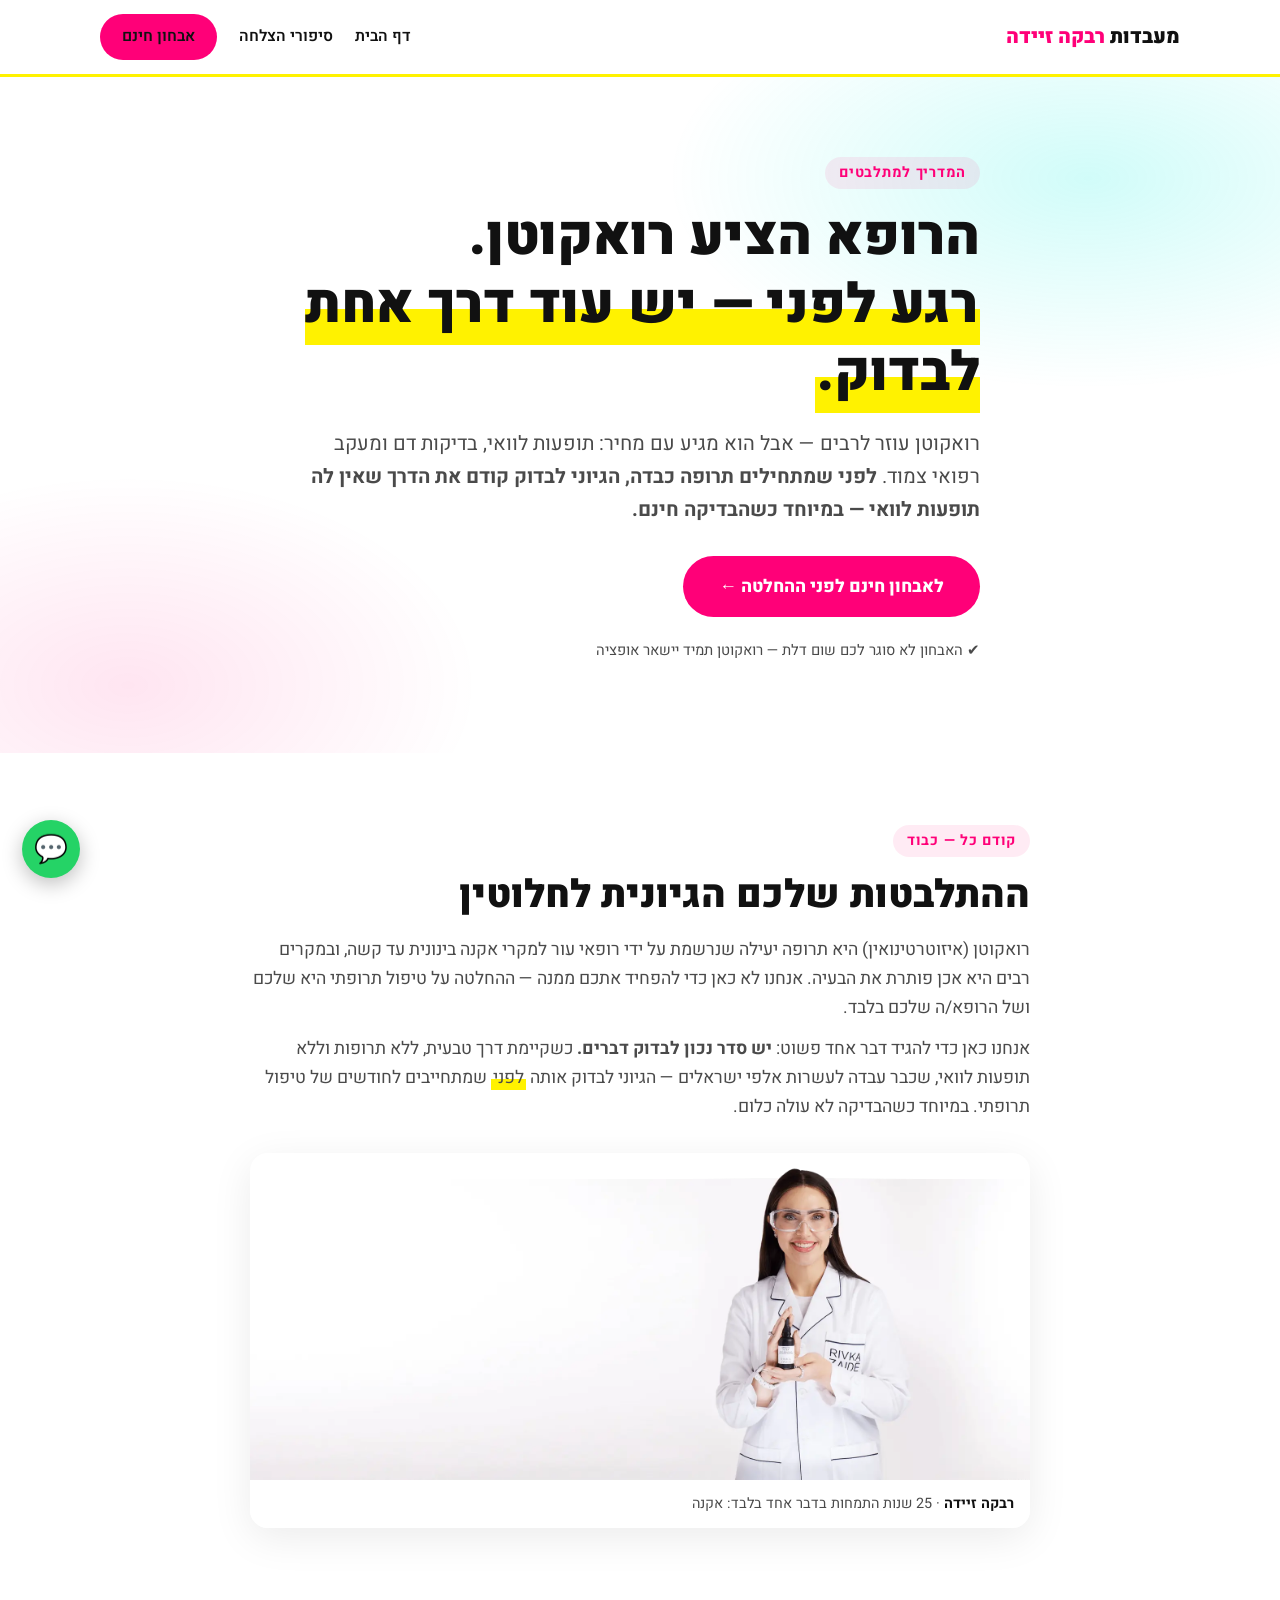
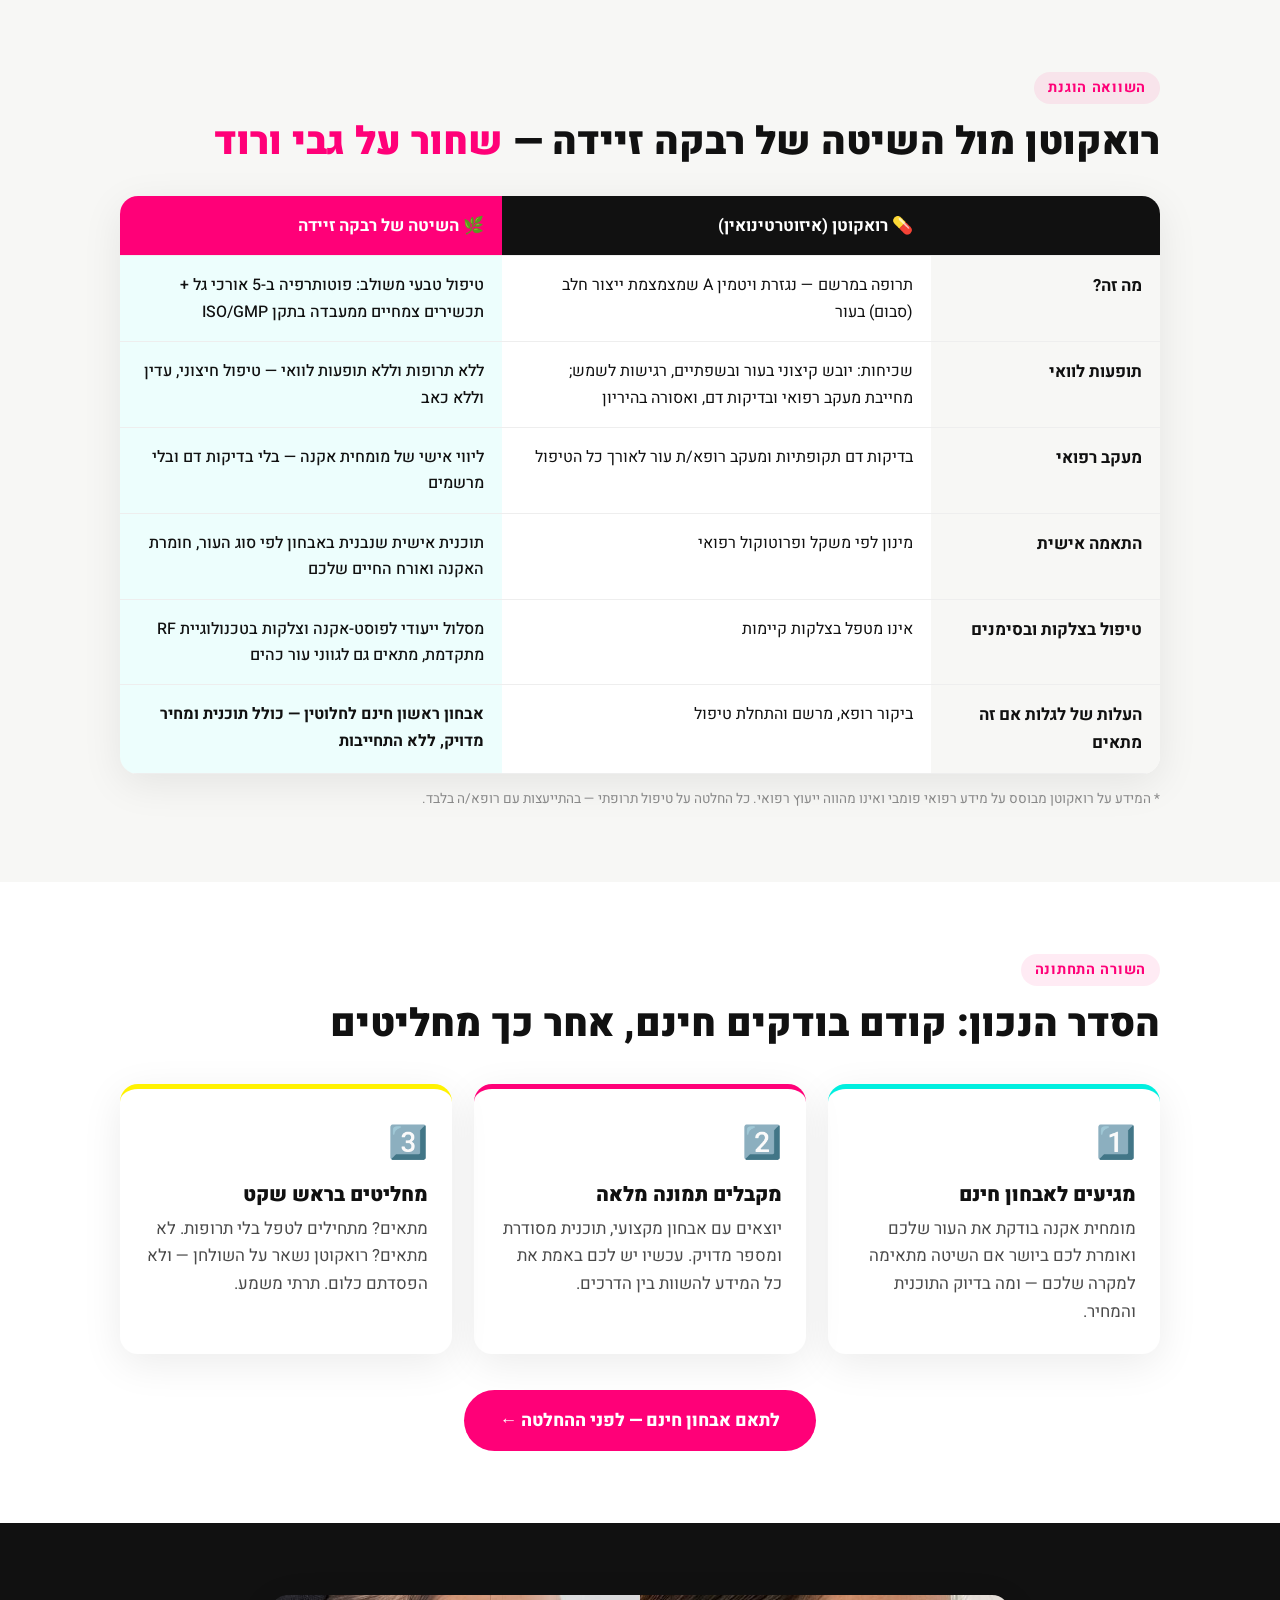
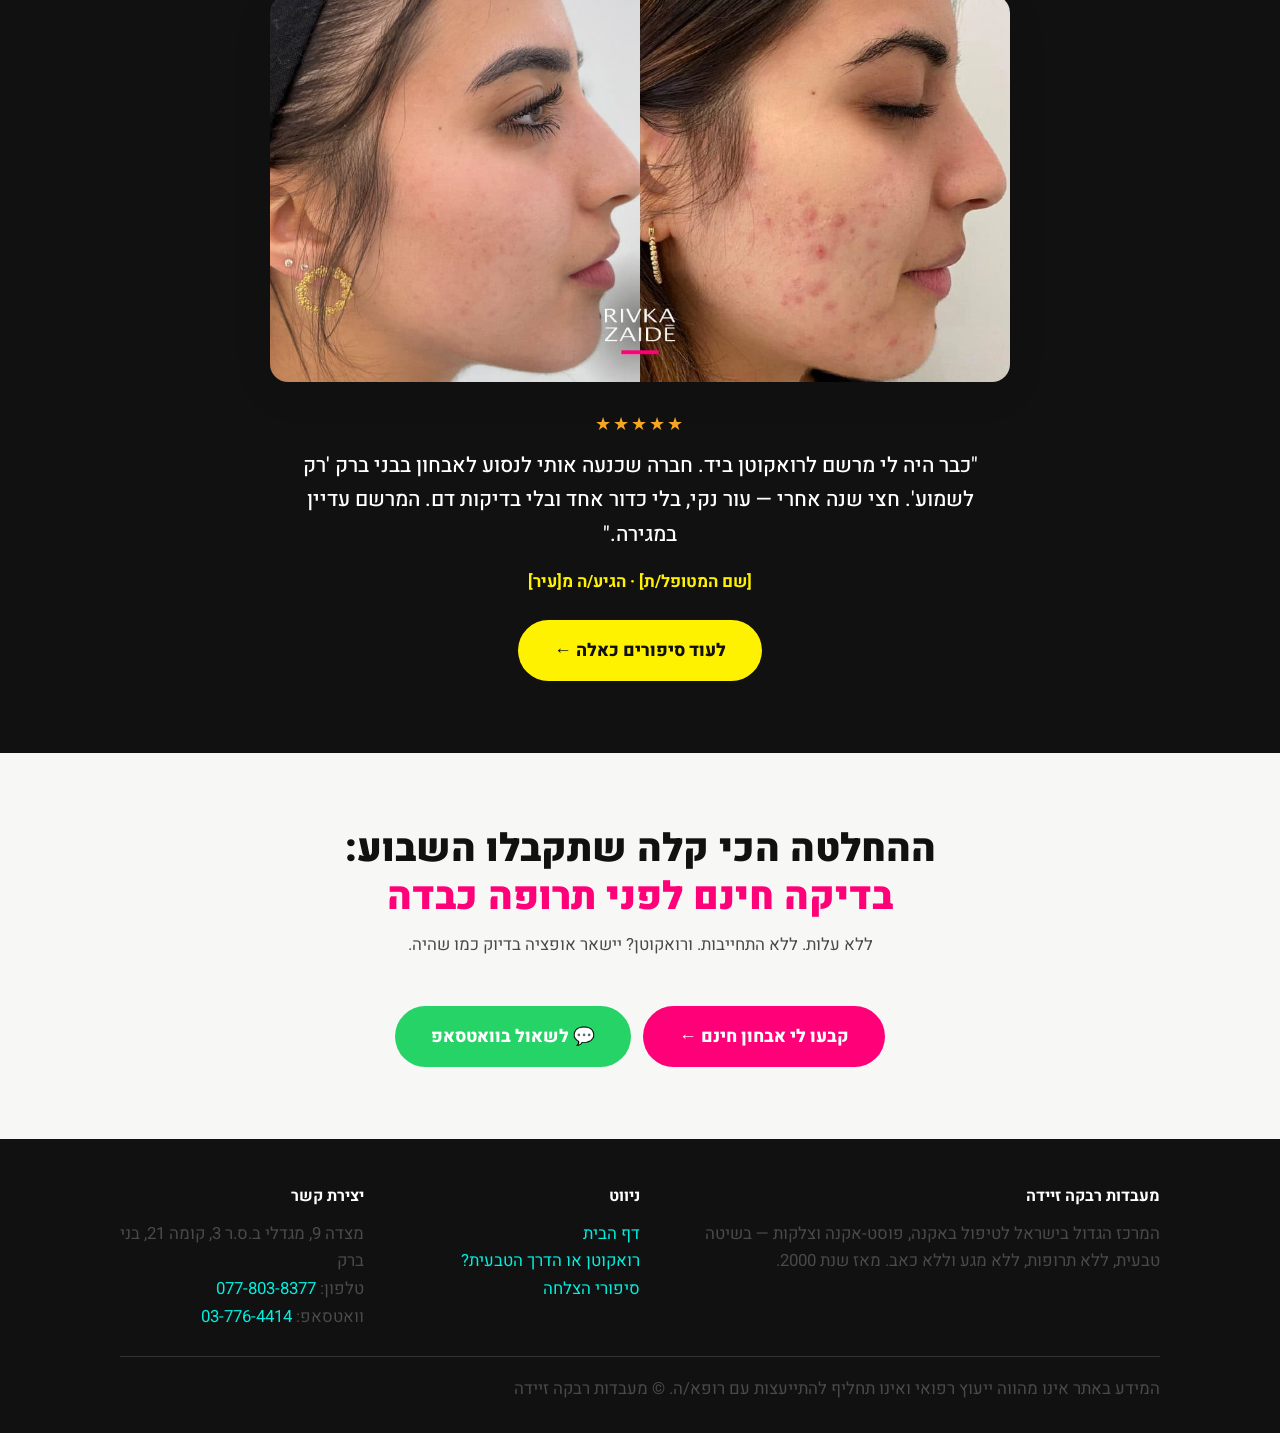
<file: rivka-zaide-landing/roaccutane.html>
<!DOCTYPE html>
<html lang="he" dir="rtl">
<head>
  <meta charset="UTF-8">
  <meta name="viewport" content="width=device-width, initial-scale=1.0">
  <title>רואקוטן או הדרך הטבעית? | מעבדות רבקה זיידה</title>
  <meta name="description" content="מתלבטים לגבי רואקוטן? השוואה הוגנת בין טיפול תרופתי לשיטה הטבעית של מעבדות רבקה זיידה — לפני שמחליטים, שווה אבחון חינם.">
  <link rel="preconnect" href="https://fonts.googleapis.com">
  <link rel="preconnect" href="https://fonts.gstatic.com" crossorigin>
  <link href="https://fonts.googleapis.com/css2?family=Heebo:wght@400;500;700;800;900&display=swap" rel="stylesheet">
  <link rel="stylesheet" href="styles.css">
</head>
<body>

<nav class="nav">
  <div class="container nav-inner">
    <a class="logo" href="index.html">מעבדות <span>רבקה זיידה</span></a>
    <div class="nav-links">
      <a href="index.html">דף הבית</a>
      <a href="stories.html">סיפורי הצלחה</a>
      <a href="index.html#form" class="btn btn-pink nav-cta">אבחון חינם</a>
    </div>
  </div>
</nav>

<!-- הוק -->
<header class="hero">
  <div class="container hero-content">
    <span class="kicker">המדריך למתלבטים</span>
    <h1>הרופא הציע רואקוטן.<br><span class="highlight">רגע לפני — יש עוד דרך אחת לבדוק.</span></h1>
    <p class="lead">
      רואקוטן עוזר לרבים — אבל הוא מגיע עם מחיר: תופעות לוואי, בדיקות דם ומעקב רפואי צמוד.
      <strong>לפני שמתחילים תרופה כבדה, הגיוני לבדוק קודם את הדרך שאין לה תופעות לוואי — במיוחד כשהבדיקה חינם.</strong>
    </p>
    <div class="hero-ctas">
      <a href="index.html#form" class="btn btn-pink">לאבחון חינם לפני ההחלטה ←</a>
    </div>
    <p class="hero-note">✔ האבחון לא סוגר לכם שום דלת — רואקוטן תמיד יישאר אופציה</p>
  </div>
</header>

<!-- ההתלבטות לגיטימית -->
<section class="section">
  <div class="container" style="max-width:820px;">
    <span class="kicker">קודם כל — כבוד</span>
    <h2>ההתלבטות שלכם הגיונית לחלוטין</h2>
    <p style="font-size:1.1rem; margin-top:12px;">
      רואקוטן (איזוטרטינואין) היא תרופה יעילה שנרשמת על ידי רופאי עור למקרי אקנה בינונית עד קשה,
      ובמקרים רבים היא אכן פותרת את הבעיה. אנחנו לא כאן כדי להפחיד אתכם ממנה —
      ההחלטה על טיפול תרופתי היא שלכם ושל הרופא/ה שלכם בלבד.
    </p>
    <p style="font-size:1.1rem; margin-top:12px;">
      אנחנו כאן כדי להגיד דבר אחד פשוט: <strong>יש סדר נכון לבדוק דברים.</strong>
      כשקיימת דרך טבעית, ללא תרופות וללא תופעות לוואי, שכבר עבדה לעשרות אלפי ישראלים —
      הגיוני לבדוק אותה <span class="highlight">לפני</span> שמתחייבים לחודשים של טיפול תרופתי. במיוחד כשהבדיקה לא עולה כלום.
    </p>
    <div class="img-card" style="margin-top:32px;">
      <img src="images/rivka-hero.webp" alt="רבקה זיידה במעבדה — 25 שנות התמחות באקנה">
      <div class="ba-caption"><strong>רבקה זיידה</strong> · 25 שנות התמחות בדבר אחד בלבד: אקנה</div>
    </div>
  </div>
</section>

<!-- טבלת השוואה -->
<section class="section section-light">
  <div class="container">
    <span class="kicker">השוואה הוגנת</span>
    <h2>רואקוטן מול השיטה של רבקה זיידה — <span class="pink-text">שחור על גבי ורוד</span></h2>
    <table class="compare-table">
      <thead>
        <tr>
          <th style="width:22%;"></th>
          <th>💊 רואקוטן (איזוטרטינואין)</th>
          <th class="col-rz">🌿 השיטה של רבקה זיידה</th>
        </tr>
      </thead>
      <tbody>
        <tr>
          <th>מה זה?</th>
          <td>תרופה במרשם — נגזרת ויטמין A שמצמצמת ייצור חלב (סבום) בעור</td>
          <td class="rz">טיפול טבעי משולב: פוטותרפיה ב-5 אורכי גל + תכשירים צמחיים ממעבדה בתקן ISO/GMP</td>
        </tr>
        <tr>
          <th>תופעות לוואי</th>
          <td>שכיחות: יובש קיצוני בעור ובשפתיים, רגישות לשמש; מחייבת מעקב רפואי ובדיקות דם, ואסורה בהיריון</td>
          <td class="rz">ללא תרופות וללא תופעות לוואי — טיפול חיצוני, עדין וללא כאב</td>
        </tr>
        <tr>
          <th>מעקב רפואי</th>
          <td>בדיקות דם תקופתיות ומעקב רופא/ת עור לאורך כל הטיפול</td>
          <td class="rz">ליווי אישי של מומחית אקנה — בלי בדיקות דם ובלי מרשמים</td>
        </tr>
        <tr>
          <th>התאמה אישית</th>
          <td>מינון לפי משקל ופרוטוקול רפואי</td>
          <td class="rz">תוכנית אישית שנבנית באבחון לפי סוג העור, חומרת האקנה ואורח החיים שלכם</td>
        </tr>
        <tr>
          <th>טיפול בצלקות ובסימנים</th>
          <td>אינו מטפל בצלקות קיימות</td>
          <td class="rz">מסלול ייעודי לפוסט-אקנה וצלקות בטכנולוגיית RF מתקדמת, מתאים גם לגווני עור כהים</td>
        </tr>
        <tr>
          <th>העלות של לגלות אם זה מתאים</th>
          <td>ביקור רופא, מרשם והתחלת טיפול</td>
          <td class="rz"><strong>אבחון ראשון חינם לחלוטין — כולל תוכנית ומחיר מדויק, ללא התחייבות</strong></td>
        </tr>
      </tbody>
    </table>
    <p style="font-size:0.85rem; margin-top:14px; color:#888;">
      * המידע על רואקוטן מבוסס על מידע רפואי פומבי ואינו מהווה ייעוץ רפואי. כל החלטה על טיפול תרופתי — בהתייעצות עם רופא/ה בלבד.
    </p>
  </div>
</section>

<!-- הטיעון המרכזי -->
<section class="section">
  <div class="container">
    <span class="kicker">השורה התחתונה</span>
    <h2>הסדר הנכון: קודם בודקים חינם, אחר כך מחליטים</h2>
    <div class="cards">
      <div class="card">
        <div class="icon">1️⃣</div>
        <h3>מגיעים לאבחון חינם</h3>
        <p>מומחית אקנה בודקת את העור שלכם ואומרת לכם ביושר אם השיטה מתאימה למקרה שלכם — ומה בדיוק התוכנית והמחיר.</p>
      </div>
      <div class="card">
        <div class="icon">2️⃣</div>
        <h3>מקבלים תמונה מלאה</h3>
        <p>יוצאים עם אבחון מקצועי, תוכנית מסודרת ומספר מדויק. עכשיו יש לכם באמת את כל המידע להשוות בין הדרכים.</p>
      </div>
      <div class="card">
        <div class="icon">3️⃣</div>
        <h3>מחליטים בראש שקט</h3>
        <p>מתאים? מתחילים לטפל בלי תרופות. לא מתאים? רואקוטן נשאר על השולחן — ולא הפסדתם כלום. תרתי משמע.</p>
      </div>
    </div>
    <div style="text-align:center; margin-top:36px;">
      <a href="index.html#form" class="btn btn-pink">לתאם אבחון חינם — לפני ההחלטה ←</a>
    </div>
  </div>
</section>

<!-- עדות ממוקדת -->
<section class="section section-black">
  <div class="container" style="max-width:780px; text-align:center;">
    <div class="img-card" style="margin-bottom:28px;">
      <img src="images/ba-4.jpg" alt="תהילה — לפני ואחרי טיפול אקנה במעבדות רבקה זיידה">
    </div>
    <div class="stars" style="justify-content:center;">★★★★★</div>
    <!-- ⚠️ להחליף בעדות אמיתית ומאושרת -->
    <p style="font-size:1.3rem; font-weight:500; color:var(--white);">
      "כבר היה לי מרשם לרואקוטן ביד. חברה שכנעה אותי לנסוע לאבחון בבני ברק 'רק לשמוע'.
      חצי שנה אחרי — עור נקי, בלי כדור אחד ובלי בדיקות דם. המרשם עדיין במגירה."
    </p>
    <p style="margin-top:16px; font-weight:700; color:var(--yellow);">[שם המטופל/ת] · הגיע/ה מ[עיר]</p>
    <a href="stories.html" class="btn btn-yellow" style="margin-top:24px;">לעוד סיפורים כאלה ←</a>
  </div>
</section>

<!-- CTA סופי -->
<section class="section section-light" id="cta">
  <div class="container final-cta">
    <h2>ההחלטה הכי קלה שתקבלו השבוע:<br><span class="pink-text">בדיקה חינם לפני תרופה כבדה</span></h2>
    <p>ללא עלות. ללא התחייבות. ורואקוטן? יישאר אופציה בדיוק כמו שהיה.</p>
    <p style="margin-top:24px;">
      <a href="index.html#form" class="btn btn-pink">קבעו לי אבחון חינם ←</a>
      &nbsp;
      <a href="https://wa.me/97237764414?text=%D7%94%D7%99%D7%99%2C%20%D7%90%D7%A0%D7%99%20%D7%9E%D7%AA%D7%9C%D7%91%D7%98%2F%D7%AA%20%D7%9C%D7%92%D7%91%D7%99%20%D7%A8%D7%95%D7%90%D7%A7%D7%95%D7%98%D7%9F%20%D7%95%D7%90%D7%A9%D7%9E%D7%97%20%D7%9C%D7%AA%D7%90%D7%9D%20%D7%90%D7%91%D7%97%D7%95%D7%9F%20%D7%97%D7%99%D7%A0%D7%9D" class="btn btn-whatsapp">💬 לשאול בוואטסאפ</a>
    </p>
  </div>
</section>

<footer class="footer">
  <div class="container">
    <div class="footer-grid">
      <div>
        <h4>מעבדות רבקה זיידה</h4>
        <p>המרכז הגדול בישראל לטיפול באקנה, פוסט-אקנה וצלקות — בשיטה טבעית, ללא תרופות, ללא מגע וללא כאב. מאז שנת 2000.</p>
      </div>
      <div>
        <h4>ניווט</h4>
        <p><a href="index.html">דף הבית</a><br>
        <a href="roaccutane.html">רואקוטן או הדרך הטבעית?</a><br>
        <a href="stories.html">סיפורי הצלחה</a></p>
      </div>
      <div>
        <h4>יצירת קשר</h4>
        <p>מצדה 9, מגדלי ב.ס.ר 3, קומה 21, בני ברק<br>
        טלפון: <a href="tel:0778038377">077-803-8377</a><br>
        וואטסאפ: <a href="https://wa.me/97237764414">03-776-4414</a></p>
      </div>
    </div>
    <div class="footer-bottom">
      <p>המידע באתר אינו מהווה ייעוץ רפואי ואינו תחליף להתייעצות עם רופא/ה. © מעבדות רבקה זיידה</p>
    </div>
  </div>
</footer>

<a class="wa-float" href="https://wa.me/97237764414?text=%D7%94%D7%99%D7%99%2C%20%D7%90%D7%A9%D7%9E%D7%97%20%D7%9C%D7%AA%D7%90%D7%9D%20%D7%90%D7%91%D7%97%D7%95%D7%9F%20%D7%97%D7%99%D7%A0%D7%9D" aria-label="וואטסאפ">💬</a>

</body>
</html>
</file>
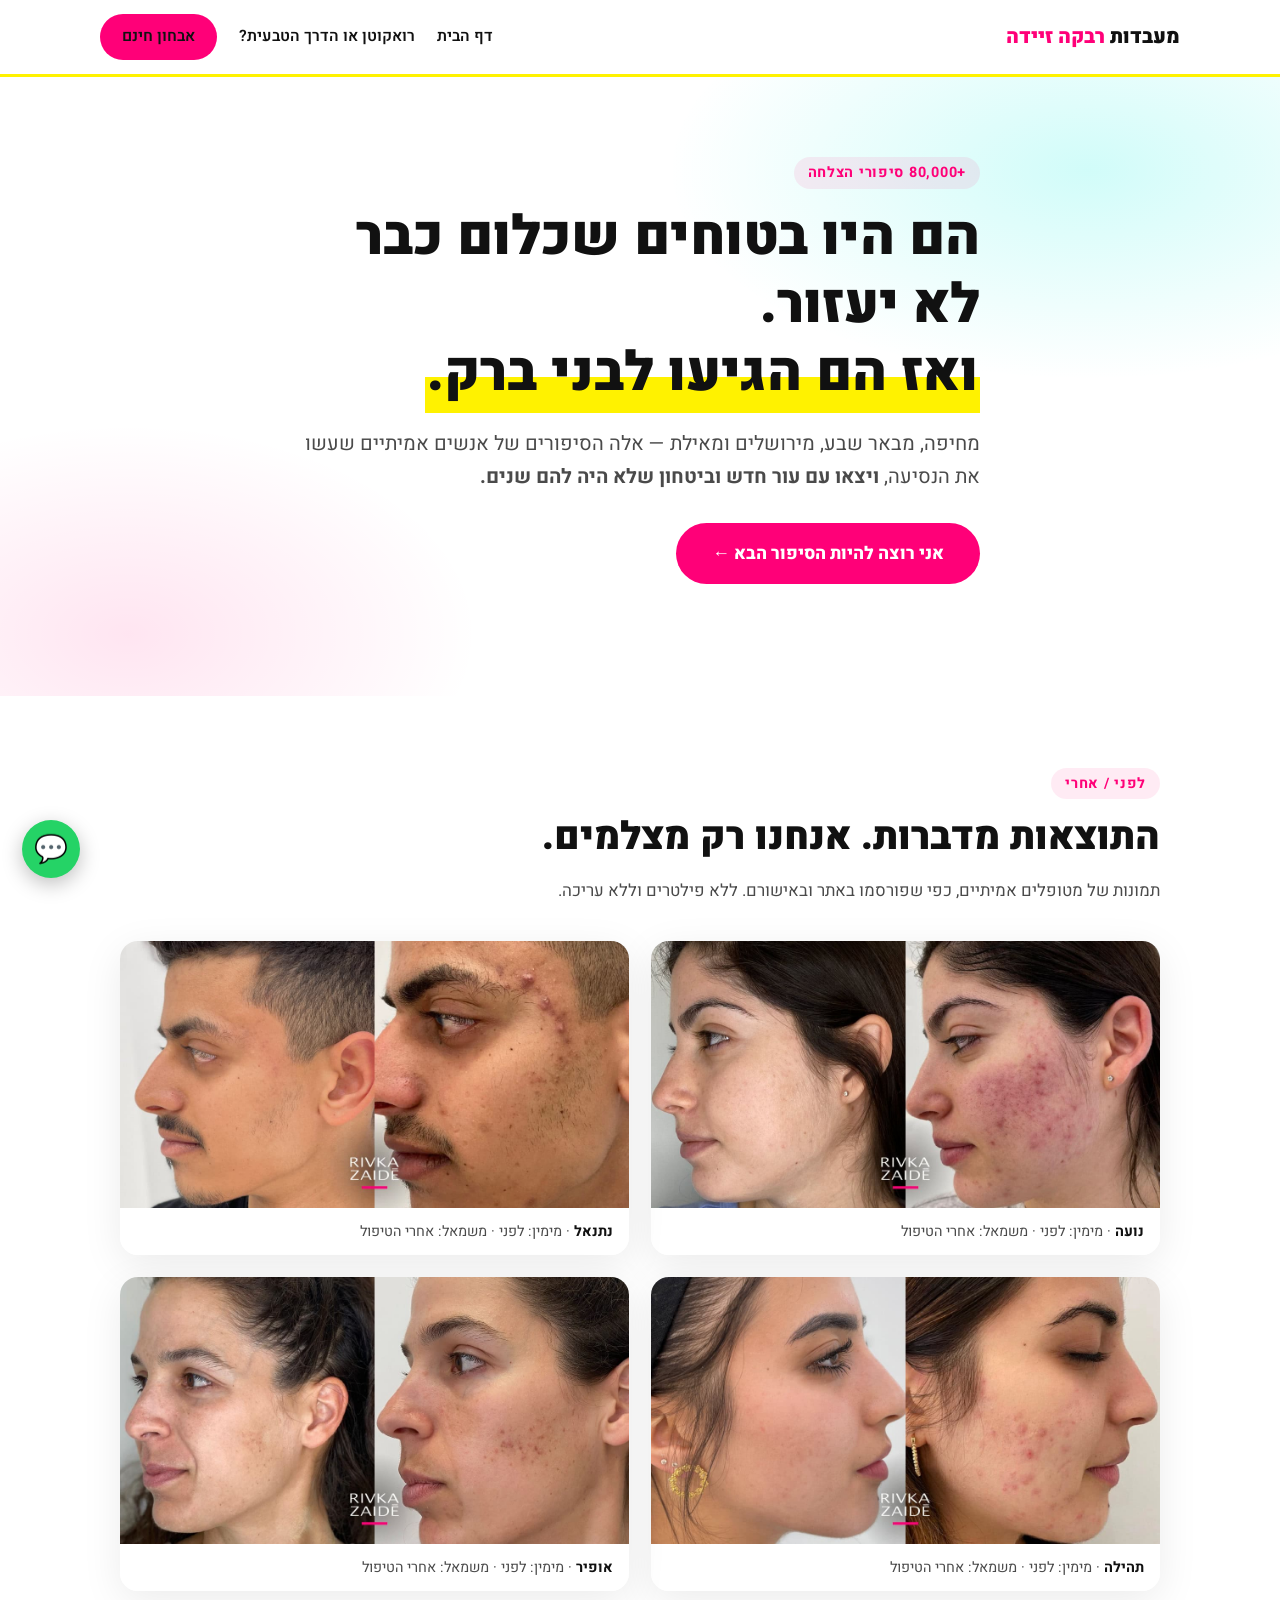
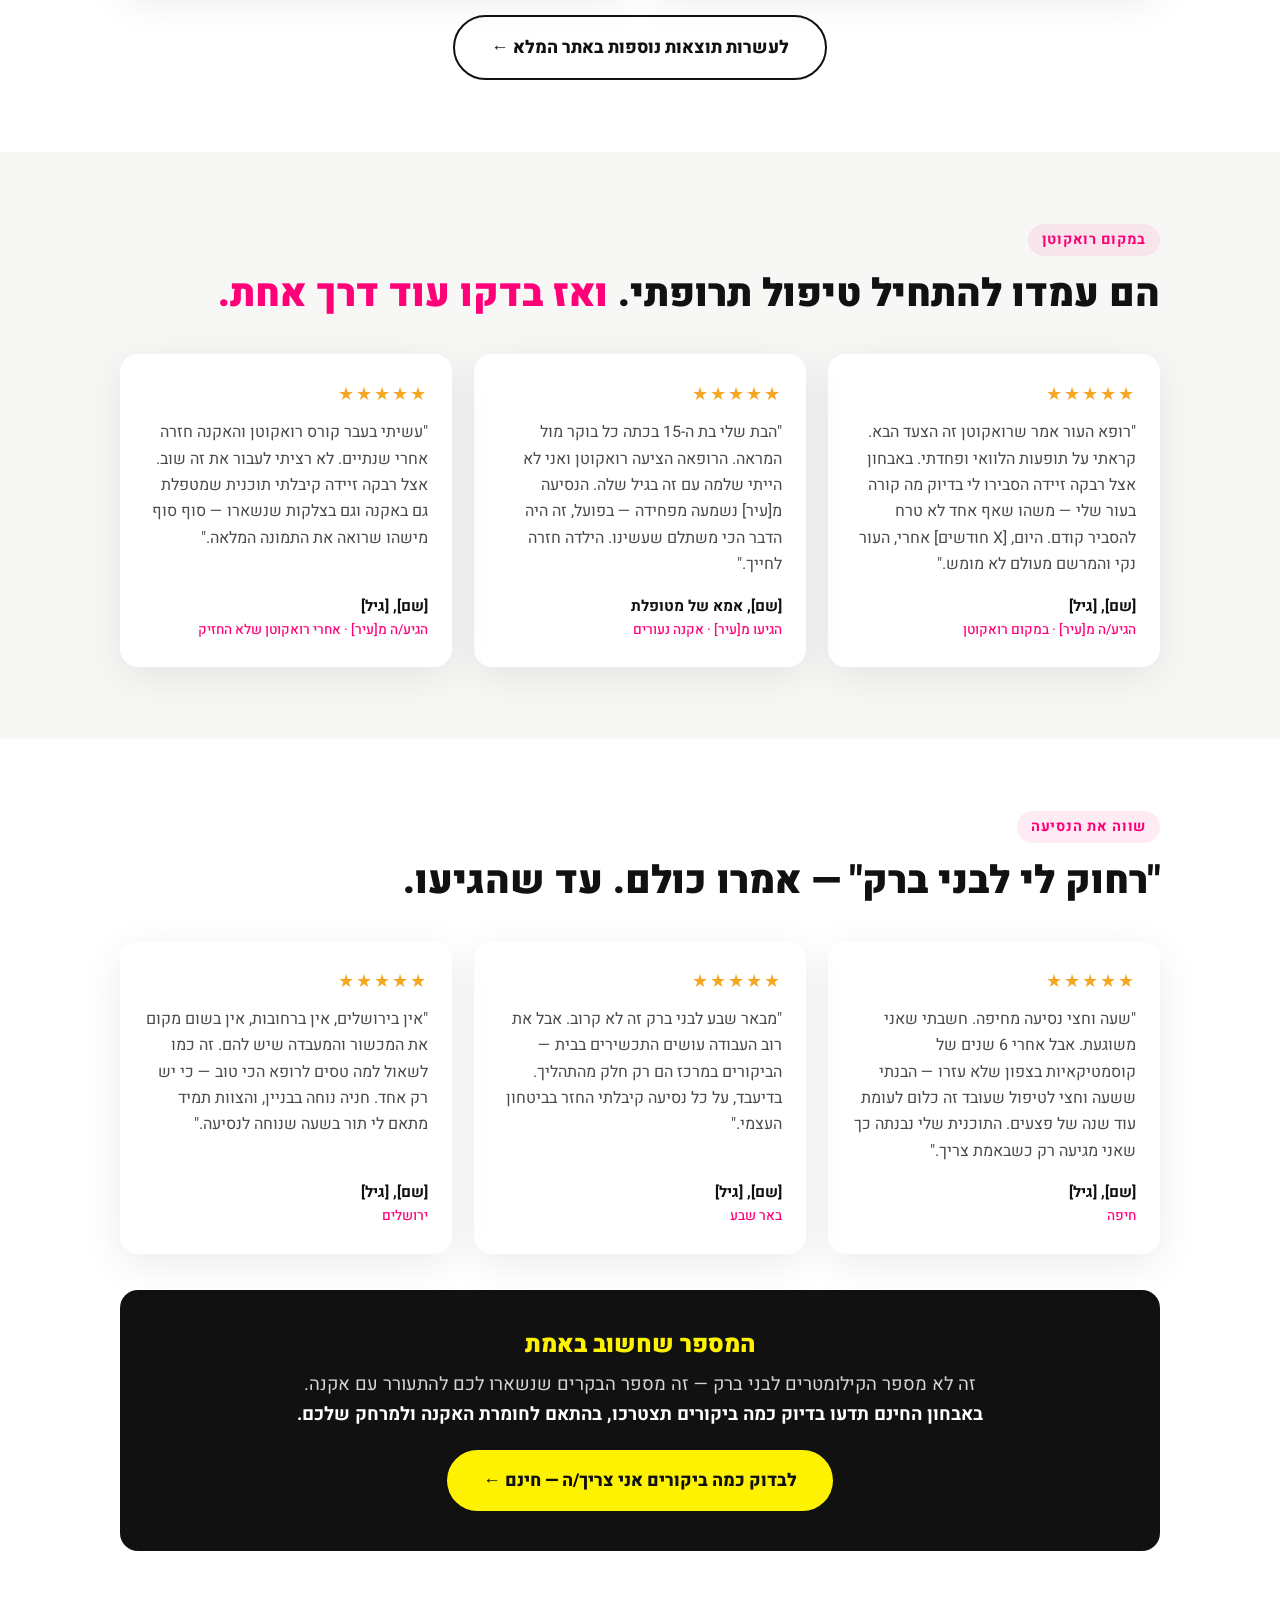
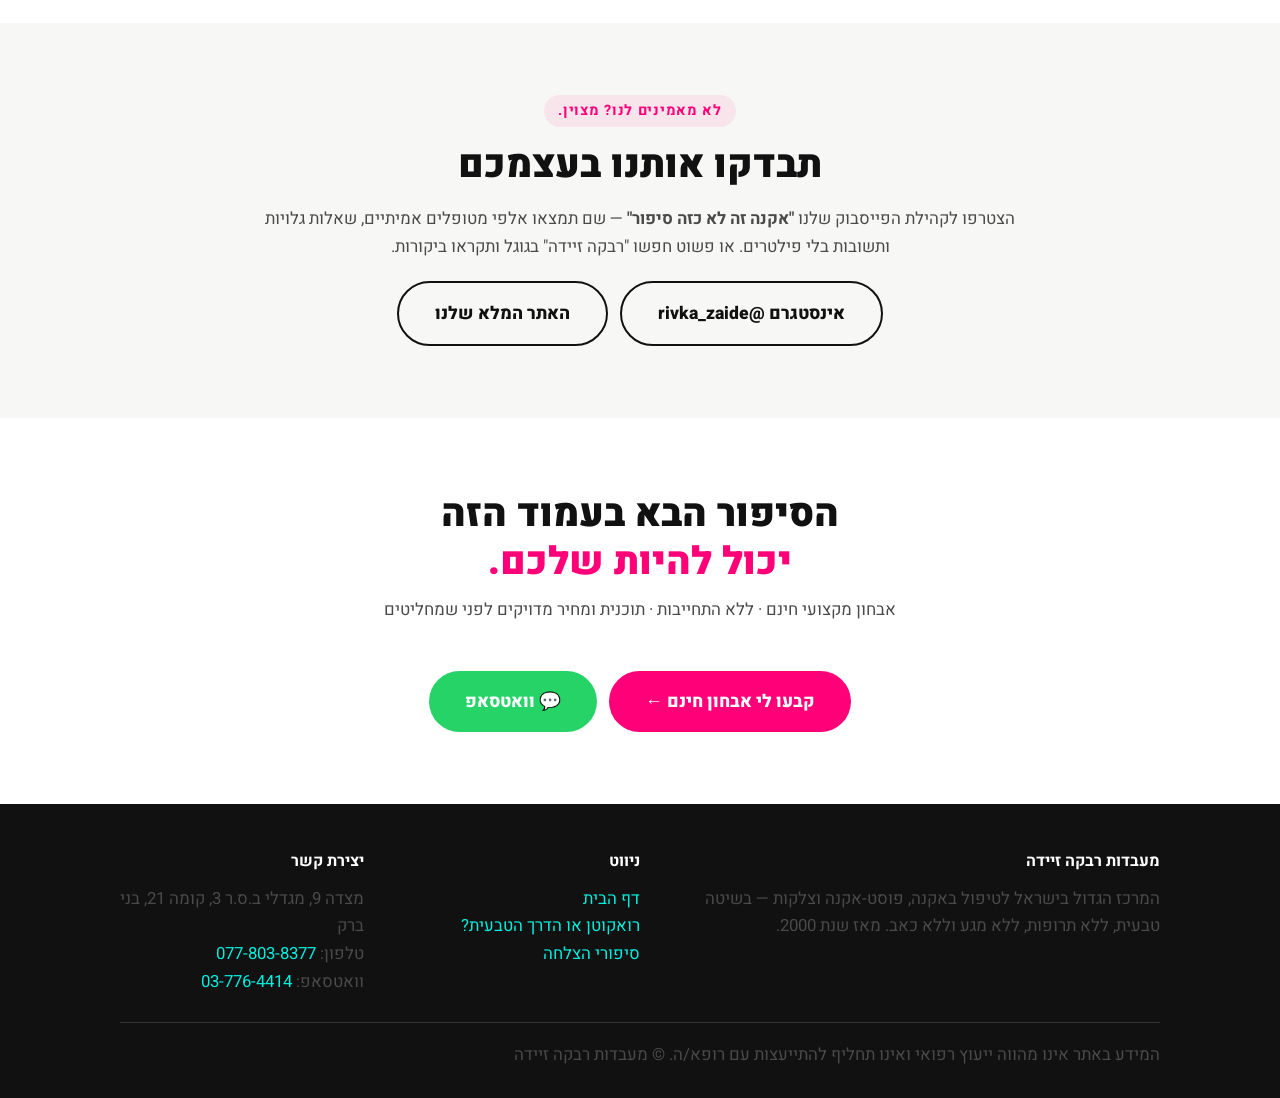
<file: rivka-zaide-landing/stories.html>
<!DOCTYPE html>
<html lang="he" dir="rtl">
<head>
  <meta charset="UTF-8">
  <meta name="viewport" content="width=device-width, initial-scale=1.0">
  <title>סיפורי הצלחה | מעבדות רבקה זיידה</title>
  <meta name="description" content="עשרות אלפי ישראלים כבר נפרדו מהאקנה במעבדות רבקה זיידה. סיפורי הצלחה של מטופלים מכל הארץ — כולל כאלה שוויתרו על רואקוטן.">
  <link rel="preconnect" href="https://fonts.googleapis.com">
  <link rel="preconnect" href="https://fonts.gstatic.com" crossorigin>
  <link href="https://fonts.googleapis.com/css2?family=Heebo:wght@400;500;700;800;900&display=swap" rel="stylesheet">
  <link rel="stylesheet" href="styles.css">
</head>
<body>

<nav class="nav">
  <div class="container nav-inner">
    <a class="logo" href="index.html">מעבדות <span>רבקה זיידה</span></a>
    <div class="nav-links">
      <a href="index.html">דף הבית</a>
      <a href="roaccutane.html">רואקוטן או הדרך הטבעית?</a>
      <a href="index.html#form" class="btn btn-pink nav-cta">אבחון חינם</a>
    </div>
  </div>
</nav>

<!-- הוק -->
<header class="hero">
  <div class="container hero-content">
    <span class="kicker">+80,000 סיפורי הצלחה</span>
    <h1>הם היו בטוחים שכלום כבר לא יעזור.<br><span class="highlight">ואז הם הגיעו לבני ברק.</span></h1>
    <p class="lead">
      מחיפה, מבאר שבע, מירושלים ומאילת — אלה הסיפורים של אנשים אמיתיים שעשו את הנסיעה,
      <strong>ויצאו עם עור חדש וביטחון שלא היה להם שנים.</strong>
    </p>
    <div class="hero-ctas">
      <a href="index.html#form" class="btn btn-pink">אני רוצה להיות הסיפור הבא ←</a>
    </div>
  </div>
</header>

<!-- לפני / אחרי -->
<section class="section">
  <div class="container">
    <span class="kicker">לפני / אחרי</span>
    <h2>התוצאות מדברות. אנחנו רק מצלמים.</h2>
    <p style="max-width:640px;">תמונות של מטופלים אמיתיים, כפי שפורסמו באתר ובאישורם. ללא פילטרים וללא עריכה.</p>
    <div class="ba-grid">
      <div class="img-card">
        <img src="images/ba-1.jpg" alt="נועה — לפני ואחרי טיפול אקנה במעבדות רבקה זיידה">
        <div class="ba-caption"><strong>נועה</strong> · מימין: לפני · משמאל: אחרי הטיפול</div>
      </div>
      <div class="img-card">
        <img src="images/ba-2.jpg" alt="נתנאל — לפני ואחרי טיפול אקנה במעבדות רבקה זיידה">
        <div class="ba-caption"><strong>נתנאל</strong> · מימין: לפני · משמאל: אחרי הטיפול</div>
      </div>
      <div class="img-card">
        <img src="images/ba-4.jpg" alt="תהילה — לפני ואחרי טיפול אקנה במעבדות רבקה זיידה">
        <div class="ba-caption"><strong>תהילה</strong> · מימין: לפני · משמאל: אחרי הטיפול</div>
      </div>
      <div class="img-card">
        <img src="images/ba-3.jpg" alt="אופיר — לפני ואחרי טיפול אקנה במעבדות רבקה זיידה">
        <div class="ba-caption"><strong>אופיר</strong> · מימין: לפני · משמאל: אחרי הטיפול</div>
      </div>
    </div>
    <p style="text-align:center; margin-top:24px;">
      <a href="https://rivkazaide.co.il/%d7%9c%d7%a4%d7%a0%d7%99-%d7%90%d7%97%d7%a8%d7%99/" class="btn btn-outline">לעשרות תוצאות נוספות באתר המלא ←</a>
    </p>
  </div>
</section>

<!-- סיפורים: במקום רואקוטן -->
<section class="section section-light">
  <div class="container">
    <span class="kicker">במקום רואקוטן</span>
    <h2>הם עמדו להתחיל טיפול תרופתי. <span class="pink-text">ואז בדקו עוד דרך אחת.</span></h2>
    <!-- ⚠️ להחליף בעדויות אמיתיות ומאושרות -->
    <div class="testimonials">
      <div class="testimonial">
        <div class="stars">★★★★★</div>
        <blockquote>"רופא העור אמר שרואקוטן זה הצעד הבא. קראתי על תופעות הלוואי ופחדתי. באבחון אצל רבקה זיידה הסבירו לי בדיוק מה קורה בעור שלי — משהו שאף אחד לא טרח להסביר קודם. היום, [X חודשים] אחרי, העור נקי והמרשם מעולם לא מומש."</blockquote>
        <div class="who">[שם], [גיל]<span>הגיע/ה מ[עיר] · במקום רואקוטן</span></div>
      </div>
      <div class="testimonial">
        <div class="stars">★★★★★</div>
        <blockquote>"הבת שלי בת ה-15 בכתה כל בוקר מול המראה. הרופאה הציעה רואקוטן ואני לא הייתי שלמה עם זה בגיל שלה. הנסיעה מ[עיר] נשמעה מפחידה — בפועל, זה היה הדבר הכי משתלם שעשינו. הילדה חזרה לחייך."</blockquote>
        <div class="who">[שם], אמא של מטופלת<span>הגיעו מ[עיר] · אקנה נעורים</span></div>
      </div>
      <div class="testimonial">
        <div class="stars">★★★★★</div>
        <blockquote>"עשיתי בעבר קורס רואקוטן והאקנה חזרה אחרי שנתיים. לא רציתי לעבור את זה שוב. אצל רבקה זיידה קיבלתי תוכנית שמטפלת גם באקנה וגם בצלקות שנשארו — סוף סוף מישהו שרואה את התמונה המלאה."</blockquote>
        <div class="who">[שם], [גיל]<span>הגיע/ה מ[עיר] · אחרי רואקוטן שלא החזיק</span></div>
      </div>
    </div>
  </div>
</section>

<!-- סיפורים: שווה את הנסיעה -->
<section class="section">
  <div class="container">
    <span class="kicker">שווה את הנסיעה</span>
    <h2>"רחוק לי לבני ברק" — אמרו כולם. עד שהגיעו.</h2>
    <!-- ⚠️ להחליף בעדויות אמיתיות ומאושרות -->
    <div class="testimonials">
      <div class="testimonial">
        <div class="stars">★★★★★</div>
        <blockquote>"שעה וחצי נסיעה מחיפה. חשבתי שאני משוגעת. אבל אחרי 6 שנים של קוסמטיקאיות בצפון שלא עזרו — הבנתי ששעה וחצי לטיפול שעובד זה כלום לעומת עוד שנה של פצעים. התוכנית שלי נבנתה כך שאני מגיעה רק כשבאמת צריך."</blockquote>
        <div class="who">[שם], [גיל]<span>חיפה</span></div>
      </div>
      <div class="testimonial">
        <div class="stars">★★★★★</div>
        <blockquote>"מבאר שבע לבני ברק זה לא קרוב. אבל את רוב העבודה עושים התכשירים בבית — הביקורים במרכז הם רק חלק מהתהליך. בדיעבד, על כל נסיעה קיבלתי החזר בביטחון העצמי."</blockquote>
        <div class="who">[שם], [גיל]<span>באר שבע</span></div>
      </div>
      <div class="testimonial">
        <div class="stars">★★★★★</div>
        <blockquote>"אין בירושלים, אין ברחובות, אין בשום מקום את המכשור והמעבדה שיש להם. זה כמו לשאול למה טסים לרופא הכי טוב — כי יש רק אחד. חניה נוחה בבניין, והצוות תמיד מתאם לי תור בשעה שנוחה לנסיעה."</blockquote>
        <div class="who">[שם], [גיל]<span>ירושלים</span></div>
      </div>
    </div>
    <div class="distance-box" style="text-align:center;">
      <h3>המספר שחשוב באמת</h3>
      <p style="font-size:1.15rem; margin-top:10px;">
        זה לא מספר הקילומטרים לבני ברק — זה מספר הבקרים שנשארו לכם להתעורר עם אקנה.<br>
        <strong style="color:var(--white);">באבחון החינם תדעו בדיוק כמה ביקורים תצטרכו, בהתאם לחומרת האקנה ולמרחק שלכם.</strong>
      </p>
      <a href="index.html#form" class="btn btn-yellow" style="margin-top:20px;">לבדוק כמה ביקורים אני צריך/ה — חינם ←</a>
    </div>
  </div>
</section>

<!-- קהילה והוכחות נוספות -->
<section class="section section-light">
  <div class="container" style="max-width:820px; text-align:center;">
    <span class="kicker">לא מאמינים לנו? מצוין.</span>
    <h2>תבדקו אותנו בעצמכם</h2>
    <p style="margin-top:12px;">
      הצטרפו לקהילת הפייסבוק שלנו <strong>"אקנה זה לא כזה סיפור"</strong> — שם תמצאו אלפי מטופלים אמיתיים,
      שאלות גלויות ותשובות בלי פילטרים. או פשוט חפשו "רבקה זיידה" בגוגל ותקראו ביקורות.
    </p>
    <p style="margin-top:20px;">
      <a href="https://www.instagram.com/rivka_zaide/" class="btn btn-outline">אינסטגרם @rivka_zaide</a>
      &nbsp;
      <a href="https://rivkazaide.co.il/" class="btn btn-outline">האתר המלא שלנו</a>
    </p>
  </div>
</section>

<!-- CTA סופי -->
<section class="section final-cta">
  <div class="container">
    <h2>הסיפור הבא בעמוד הזה<br><span class="pink-text">יכול להיות שלכם.</span></h2>
    <p>אבחון מקצועי חינם · ללא התחייבות · תוכנית ומחיר מדויקים לפני שמחליטים</p>
    <p style="margin-top:24px;">
      <a href="index.html#form" class="btn btn-pink">קבעו לי אבחון חינם ←</a>
      &nbsp;
      <a href="https://wa.me/97237764414?text=%D7%94%D7%99%D7%99%2C%20%D7%90%D7%A9%D7%9E%D7%97%20%D7%9C%D7%AA%D7%90%D7%9D%20%D7%90%D7%91%D7%97%D7%95%D7%9F%20%D7%97%D7%99%D7%A0%D7%9D" class="btn btn-whatsapp">💬 וואטסאפ</a>
    </p>
  </div>
</section>

<footer class="footer">
  <div class="container">
    <div class="footer-grid">
      <div>
        <h4>מעבדות רבקה זיידה</h4>
        <p>המרכז הגדול בישראל לטיפול באקנה, פוסט-אקנה וצלקות — בשיטה טבעית, ללא תרופות, ללא מגע וללא כאב. מאז שנת 2000.</p>
      </div>
      <div>
        <h4>ניווט</h4>
        <p><a href="index.html">דף הבית</a><br>
        <a href="roaccutane.html">רואקוטן או הדרך הטבעית?</a><br>
        <a href="stories.html">סיפורי הצלחה</a></p>
      </div>
      <div>
        <h4>יצירת קשר</h4>
        <p>מצדה 9, מגדלי ב.ס.ר 3, קומה 21, בני ברק<br>
        טלפון: <a href="tel:0778038377">077-803-8377</a><br>
        וואטסאפ: <a href="https://wa.me/97237764414">03-776-4414</a></p>
      </div>
    </div>
    <div class="footer-bottom">
      <p>המידע באתר אינו מהווה ייעוץ רפואי ואינו תחליף להתייעצות עם רופא/ה. © מעבדות רבקה זיידה</p>
    </div>
  </div>
</footer>

<a class="wa-float" href="https://wa.me/97237764414?text=%D7%94%D7%99%D7%99%2C%20%D7%90%D7%A9%D7%9E%D7%97%20%D7%9C%D7%AA%D7%90%D7%9D%20%D7%90%D7%91%D7%97%D7%95%D7%9F%20%D7%97%D7%99%D7%A0%D7%9D" aria-label="וואטסאפ">💬</a>

</body>
</html>
</file>
<file: styles.css>
/* ============================================================
   מעבדות רבקה זיידה — העיצוב המקורי (רך ומעוגל)
   Heebo, פינות מעוגלות, צללים עדינים, כפתורי גלולה —
   על המבנה המשופר: הוכחה קודם, סליידרים, טופס בכל עמוד.
   ============================================================ */
:root {
  --pink: #ff0078;
  --yellow: #fff200;
  --teal: #00efdf;
  --black: #111111;
  --gray: #4a4a4a;
  --light: #f7f7f5;
  --white: #ffffff;
  --wa: #25d366;
  --radius: 18px;
  --shadow: 0 10px 40px rgba(0, 0, 0, 0.08);
}

* { margin: 0; padding: 0; box-sizing: border-box; }

html { scroll-behavior: smooth; }

body {
  font-family: 'Heebo', sans-serif;
  color: var(--black);
  background: var(--white);
  line-height: 1.65;
  -webkit-font-smoothing: antialiased;
}

img { max-width: 100%; display: block; }

a { color: inherit; }

:focus-visible {
  outline: 3px solid var(--pink);
  outline-offset: 2px;
  border-radius: 4px;
}

.container { max-width: 1080px; margin: 0 auto; padding: 0 20px; }

/* ---------- טיפוגרפיה ---------- */
h1, h2, h3 { font-weight: 900; line-height: 1.25; }
h1 { font-size: clamp(2rem, 5vw, 3.4rem); }
h2 { font-size: clamp(1.6rem, 4vw, 2.4rem); margin-bottom: 16px; }
h3 { font-size: 1.25rem; margin-bottom: 8px; }
p { color: var(--gray); font-size: 1.05rem; }
.lead { font-size: 1.25rem; color: var(--gray); }
strong { color: var(--black); }

.highlight {
  background: linear-gradient(transparent 55%, var(--yellow) 55%);
  padding: 0 2px;
}

.kicker {
  display: inline-block;
  font-weight: 700;
  font-size: 0.9rem;
  letter-spacing: 0.05em;
  color: var(--pink);
  background: rgba(255, 0, 120, 0.08);
  border-radius: 100px;
  padding: 4px 14px;
  margin-bottom: 14px;
}
.kicker--pink { color: var(--pink); background: rgba(255, 0, 120, 0.08); }
.kicker--yellow { color: var(--black); background: rgba(255, 242, 0, 0.35); }

/* פס הספקטרום — לא בשימוש בעיצוב הזה */
.spectrum { display: none; }

/* ---------- כפתורים ---------- */
.btn {
  display: inline-block;
  font-family: inherit;
  font-weight: 800;
  font-size: 1.1rem;
  text-decoration: none;
  text-align: center;
  border: none;
  border-radius: 100px;
  padding: 16px 36px;
  cursor: pointer;
  color: var(--black);
  background: var(--white);
  transition: transform 0.15s ease, box-shadow 0.15s ease;
}
.btn:hover { transform: translateY(-2px); box-shadow: 0 8px 24px rgba(0, 0, 0, 0.18); }
.btn-pink { background: var(--pink); color: var(--white); }
.btn-pink:hover { box-shadow: 0 8px 24px rgba(255, 0, 120, 0.35); }
.btn-yellow { background: var(--yellow); color: var(--black); }
.btn-yellow:hover { box-shadow: 0 8px 24px rgba(255, 242, 0, 0.5); }
.btn-whatsapp { background: var(--wa); color: var(--white); }
.btn-whatsapp:hover { box-shadow: 0 8px 24px rgba(37, 211, 102, 0.4); }
.btn-outline { background: transparent; border: 2px solid var(--black); }
.btn-block { display: block; width: 100%; }

/* ---------- ניווט ---------- */
.nav {
  position: sticky;
  top: 0;
  z-index: 100;
  background: var(--white);
  border-bottom: 3px solid var(--yellow);
}
.nav-inner {
  display: flex;
  align-items: center;
  justify-content: space-between;
  padding: 14px 0;
  gap: 16px;
}
.logo {
  font-weight: 900;
  font-size: 1.25rem;
  line-height: 1.1;
  text-decoration: none;
  color: var(--black);
}
.logo span { color: var(--pink); }
.nav-links { display: flex; gap: 22px; align-items: center; }
.nav-links a:not(.btn) {
  text-decoration: none;
  font-weight: 600;
  font-size: 0.98rem;
}
.nav-links a:not(.btn):hover { color: var(--pink); }
.nav-cta { padding: 10px 22px; font-size: 0.95rem; }

/* ---------- Hero ---------- */
.hero {
  position: relative;
  overflow: hidden;
  padding: 80px 0 90px;
  background:
    radial-gradient(600px 300px at 85% 15%, rgba(0, 239, 223, 0.18), transparent 70%),
    radial-gradient(500px 300px at 10% 90%, rgba(255, 0, 120, 0.10), transparent 70%),
    var(--white);
}
.hero-grid {
  display: grid;
  grid-template-columns: 1.15fr 0.85fr;
  gap: 48px;
  align-items: center;
}
.hero h1 { margin-bottom: 20px; }
.hero .lead { margin-bottom: 30px; }
.hero-ctas { display: flex; gap: 14px; flex-wrap: wrap; margin-bottom: 22px; }
.hero-note { font-size: 0.92rem; color: var(--gray); }
.hero-note strong { color: var(--black); }

/* תמונת ההירו — מסגרת רכה */
.polaroid {
  position: relative;
  background: linear-gradient(160deg, rgba(0, 239, 223, 0.25), rgba(255, 0, 120, 0.12));
  border-radius: var(--radius);
  box-shadow: var(--shadow);
  padding: 18px;
}
.polaroid img { border-radius: 12px; width: 100%; }
.polaroid figcaption {
  text-align: center;
  font-size: 0.9rem;
  font-weight: 700;
  margin-top: 10px;
  color: var(--black);
}
.sticker { display: none; }

/* ---------- מקטעים ---------- */
.section { padding: 72px 0; }
.section--tint { background: var(--light); }
.section--ink { background: var(--black); color: var(--white); }
.section--ink h2, .section--ink h3 { color: var(--white); }
.section--ink p { color: #d5d5d5; }
.section--ink strong { color: var(--white); }

/* ---------- פס אמון ---------- */
.trust-bar { background: var(--black); padding: 28px 0; }
.trust-grid {
  display: grid;
  grid-template-columns: repeat(4, 1fr);
  gap: 20px;
  text-align: center;
}
.trust-num {
  font-size: 1.9rem;
  font-weight: 900;
  color: var(--yellow);
  line-height: 1.1;
  direction: ltr;
}
.trust-label { color: var(--white); font-size: 0.92rem; margin-top: 4px; }

/* ---------- כרטיסים ---------- */
.cards {
  display: grid;
  grid-template-columns: repeat(3, 1fr);
  gap: 22px;
  margin-top: 36px;
}
.card {
  background: var(--white);
  border-radius: var(--radius);
  padding: 28px 24px;
  box-shadow: var(--shadow);
  border-top: 5px solid var(--teal);
}
.card .icon { font-size: 2rem; margin-bottom: 12px; line-height: 1; }
.card--teal { border-top-color: var(--teal); }
.card--pink { border-top-color: var(--pink); }
.card--yellow { border-top-color: var(--yellow); }

/* ---------- שני טורים ---------- */
.two-col {
  display: grid;
  grid-template-columns: 1fr 1fr;
  gap: 48px;
  align-items: start;
}

/* ---------- רשימת וי ---------- */
.check-list { list-style: none; margin-top: 18px; }
.check-list li {
  position: relative;
  padding-right: 34px;
  margin-bottom: 12px;
  font-size: 1.05rem;
  color: var(--gray);
}
.check-list li::before {
  content: "✔";
  position: absolute;
  right: 0;
  top: 0;
  color: var(--pink);
  font-weight: 900;
}

/* ---------- תהליך ממוספר ---------- */
.steps { list-style: none; margin-top: 18px; counter-reset: step; }
.steps li {
  position: relative;
  padding-right: 56px;
  margin-bottom: 20px;
  color: var(--gray);
}
.steps li::before {
  counter-increment: step;
  content: "0" counter(step);
  position: absolute;
  right: 0;
  top: 0;
  font-weight: 900;
  font-size: 1.5rem;
  line-height: 1.2;
  color: var(--pink);
}

/* ---------- סליידר לפני/אחרי ---------- */
.ba-grid {
  display: grid;
  grid-template-columns: 1fr 1fr;
  gap: 22px;
  margin-top: 36px;
}
.ba-frame {
  background: var(--white);
  border-radius: var(--radius);
  box-shadow: var(--shadow);
  overflow: hidden;
}
.ba-slider {
  position: relative;
  aspect-ratio: 600 / 628;
  overflow: hidden;
  touch-action: pan-y;
  direction: ltr;
}
.ba-layer {
  position: absolute;
  inset: 0;
  background-size: 200% 100%;
  background-repeat: no-repeat;
}
/* בתמונות המקור: חצי שמאל = אחרי, חצי ימין = לפני */
.ba-before { background-position: 100% 0; }
.ba-after {
  background-position: 0 0;
  clip-path: inset(0 calc(100% - var(--pos, 50%)) 0 0);
}
.ba-divider {
  position: absolute;
  top: 0;
  bottom: 0;
  left: var(--pos, 50%);
  width: 3px;
  margin-left: -1.5px;
  background: var(--white);
  box-shadow: 0 0 10px rgba(0, 0, 0, 0.35);
  pointer-events: none;
}
.ba-grip {
  position: absolute;
  top: 50%;
  left: var(--pos, 50%);
  transform: translate(-50%, -50%);
  width: 44px;
  height: 44px;
  border-radius: 50%;
  background: var(--white);
  box-shadow: 0 4px 16px rgba(0, 0, 0, 0.25);
  display: flex;
  align-items: center;
  justify-content: center;
  font-weight: 800;
  font-size: 1rem;
  color: var(--black);
  pointer-events: none;
}
.ba-tag {
  position: absolute;
  top: 12px;
  font-weight: 800;
  font-size: 0.8rem;
  padding: 4px 12px;
  border-radius: 100px;
  background: var(--white);
  box-shadow: 0 2px 10px rgba(0, 0, 0, 0.18);
  color: var(--black);
  pointer-events: none;
}
.ba-tag--before { right: 12px; }
.ba-tag--after { left: 12px; background: var(--yellow); }
.ba-range {
  position: absolute;
  inset: 0;
  width: 100%;
  height: 100%;
  opacity: 0;
  cursor: ew-resize;
  -webkit-appearance: none;
  appearance: none;
}
.ba-caption {
  font-size: 0.95rem;
  color: var(--gray);
  padding: 12px 16px;
  border-top: 1px solid #eee;
  background: var(--white);
}
.ba-caption strong { color: var(--black); }
.ba-hint {
  text-align: center;
  font-size: 0.9rem;
  color: var(--gray);
  margin-top: 18px;
}

/* ---------- תמונות כלליות ---------- */
.img-card {
  border-radius: var(--radius);
  box-shadow: var(--shadow);
  overflow: hidden;
  background: var(--white);
}
.img-card img { width: 100%; }

/* ---------- עדויות ---------- */
.testimonials {
  display: grid;
  grid-template-columns: repeat(3, 1fr);
  gap: 22px;
  margin-top: 36px;
}
.testimonial {
  background: var(--white);
  border-radius: var(--radius);
  padding: 26px 24px;
  box-shadow: var(--shadow);
  display: flex;
  flex-direction: column;
}
.stars { color: #f5a623; font-size: 1.1rem; margin-bottom: 10px; letter-spacing: 2px; }
.testimonial blockquote { flex: 1; font-size: 1rem; color: var(--gray); }
.testimonial .who { margin-top: 16px; font-weight: 700; font-size: 0.95rem; }
.testimonial .who span {
  display: block;
  font-weight: 500;
  color: var(--pink);
  font-size: 0.85rem;
}

/* ---------- תיבה שחורה ---------- */
.ink-box {
  background: var(--black);
  color: var(--white);
  border-radius: var(--radius);
  padding: 40px 36px;
  margin-top: 36px;
}
.ink-box h3 { color: var(--yellow); font-size: 1.5rem; }
.ink-box p { color: #d5d5d5; }
.ink-box strong { color: var(--white); }
.ink-box .check-list li { color: #d5d5d5; }
.ink-box .check-list li::before { color: var(--yellow); }

/* ---------- טבלת השוואה ---------- */
.compare-table {
  width: 100%;
  border-collapse: collapse;
  margin-top: 30px;
  background: var(--white);
  border-radius: var(--radius);
  overflow: hidden;
  box-shadow: var(--shadow);
}
.compare-table th, .compare-table td {
  padding: 16px 18px;
  text-align: right;
  border-bottom: 1px solid #eee;
  vertical-align: top;
}
.compare-table tr:last-child th, .compare-table tr:last-child td { border-bottom: none; }
.compare-table thead th { background: var(--black); color: var(--white); font-size: 1.05rem; }
.compare-table thead th.col-rz { background: var(--pink); }
.compare-table tbody th { font-weight: 700; background: var(--light); width: 22%; }
.compare-table td { color: var(--gray); }
.compare-table td strong { color: var(--black); }
.compare-table td.rz { background: rgba(0, 239, 223, 0.07); font-weight: 500; }

/* ---------- FAQ ---------- */
.faq-item {
  background: var(--white);
  border-radius: 14px;
  box-shadow: var(--shadow);
  margin-bottom: 14px;
  overflow: hidden;
}
.faq-item summary {
  cursor: pointer;
  font-weight: 700;
  font-size: 1.05rem;
  padding: 18px 22px;
  padding-left: 52px;
  list-style: none;
  position: relative;
}
.faq-item summary::-webkit-details-marker { display: none; }
.faq-item summary::after {
  content: "+";
  position: absolute;
  left: 22px;
  top: 14px;
  font-size: 1.5rem;
  color: var(--pink);
}
.faq-item[open] summary::after { content: "−"; }
.faq-item .faq-body { padding: 0 22px 20px; }

/* ---------- טופס ---------- */
.form-wrap {
  background: var(--white);
  border-radius: var(--radius);
  box-shadow: var(--shadow);
  padding: 36px 32px;
  max-width: 560px;
  margin: 36px auto 0;
  border-top: 6px solid var(--pink);
  text-align: right;
}
.form-stamp { display: none; }
.form-wrap label {
  display: block;
  font-weight: 700;
  margin: 16px 0 6px;
  font-size: 0.95rem;
}
.form-wrap label .opt { font-weight: 400; color: var(--gray); }
.form-wrap input, .form-wrap select {
  width: 100%;
  font-family: inherit;
  font-size: 1rem;
  padding: 13px 16px;
  border: 2px solid #e4e4e4;
  border-radius: 12px;
  background: var(--white);
  transition: border-color 0.15s;
}
.form-wrap input:focus, .form-wrap select:focus {
  outline: none;
  border-color: var(--pink);
}
.form-wrap .btn { margin-top: 24px; }
.form-note { font-size: 0.85rem; text-align: center; margin-top: 14px; }

/* ---------- CTA סופי ---------- */
.final-cta { text-align: center; }
.final-cta .lead { max-width: 560px; margin: 0 auto; }
.cta-row { display: flex; gap: 14px; justify-content: center; flex-wrap: wrap; margin-top: 24px; }

/* ---------- פוטר ---------- */
.footer { background: var(--black); color: #bbb; padding: 44px 0 30px; font-size: 0.92rem; }
.footer-grid {
  display: grid;
  grid-template-columns: 2fr 1fr 1fr;
  gap: 32px;
  margin-bottom: 26px;
}
.footer h4 { color: var(--white); margin-bottom: 10px; font-size: 1rem; }
.footer p { color: #bbb; font-size: 0.92rem; }
.footer a { color: var(--teal); text-decoration: none; }
.footer a:hover { text-decoration: underline; }
.footer-bottom { border-top: 1px solid #333; padding-top: 18px; font-size: 0.8rem; color: #888; }

/* ---------- וואטסאפ צף + בר נייד ---------- */
.wa-float {
  position: fixed;
  bottom: 22px;
  left: 22px;
  z-index: 200;
  width: 58px;
  height: 58px;
  border-radius: 50%;
  background: var(--wa);
  color: var(--white);
  display: flex;
  align-items: center;
  justify-content: center;
  font-size: 1.7rem;
  text-decoration: none;
  box-shadow: 0 6px 20px rgba(0, 0, 0, 0.25);
  transition: transform 0.15s ease;
}
.wa-float:hover { transform: scale(1.08); }

.mobile-cta {
  display: none;
  position: fixed;
  bottom: 0;
  right: 0;
  left: 0;
  z-index: 190;
  background: var(--white);
  border-top: 1px solid #eee;
  box-shadow: 0 -6px 20px rgba(0, 0, 0, 0.08);
  padding: 10px 14px;
  gap: 10px;
}
.mobile-cta .btn { flex: 1; padding: 12px 10px; font-size: 0.95rem; }

/* ---------- חשיפת גלילה ---------- */
.reveal {
  opacity: 0;
  transform: translateY(18px);
  transition: opacity 0.6s ease, transform 0.6s ease;
}
.reveal.in { opacity: 1; transform: none; }

@media (prefers-reduced-motion: reduce) {
  html { scroll-behavior: auto; }
  .reveal { opacity: 1; transform: none; transition: none; }
  .btn, .wa-float { transition: none; }
}

/* ---------- מובייל ---------- */
@media (max-width: 900px) {
  .section { padding: 52px 0; }
  .hero { padding: 56px 0 64px; }
  .hero-grid { grid-template-columns: 1fr; gap: 36px; }
  .nav-links a:not(.btn) { display: none; }
  .trust-grid { grid-template-columns: repeat(2, 1fr); }
  .cards, .testimonials { grid-template-columns: 1fr; }
  .two-col { grid-template-columns: 1fr; gap: 28px; }
  .ba-grid { grid-template-columns: 1fr; }
  .footer-grid { grid-template-columns: 1fr; }
  .footer { padding-bottom: 96px; }
  .compare-table th, .compare-table td { padding: 12px 12px; font-size: 0.9rem; }
  .mobile-cta { display: flex; }
  .wa-float { bottom: 78px; }
}
</file>
<file: rivka-zaide-landing/styles.css>
/* ===== מעבדות רבקה זיידה — פלטת המותג ===== */
:root {
  --pink: #ff0078;
  --yellow: #fff200;
  --teal: #00efdf;
  --black: #111111;
  --gray: #4a4a4a;
  --light: #f7f7f5;
  --white: #ffffff;
  --radius: 18px;
  --shadow: 0 10px 40px rgba(0, 0, 0, 0.08);
}

* { margin: 0; padding: 0; box-sizing: border-box; }

html { scroll-behavior: smooth; }

body {
  font-family: 'Heebo', sans-serif;
  color: var(--black);
  background: var(--white);
  line-height: 1.65;
  -webkit-font-smoothing: antialiased;
}

img { max-width: 100%; display: block; }

.container { max-width: 1080px; margin: 0 auto; padding: 0 20px; }

/* ===== טיפוגרפיה ===== */
h1, h2, h3 { font-weight: 900; line-height: 1.25; }
h1 { font-size: clamp(2rem, 5vw, 3.4rem); }
h2 { font-size: clamp(1.6rem, 4vw, 2.4rem); margin-bottom: 16px; }
h3 { font-size: 1.25rem; margin-bottom: 8px; }
p { color: var(--gray); font-size: 1.05rem; }

.highlight {
  background: linear-gradient(transparent 55%, var(--yellow) 55%);
  padding: 0 2px;
}
.pink-text { color: var(--pink); }

.section { padding: 72px 0; }
.section-light { background: var(--light); }
.section-black { background: var(--black); color: var(--white); }
.section-black p { color: #d5d5d5; }

.kicker {
  display: inline-block;
  font-weight: 700;
  font-size: 0.9rem;
  letter-spacing: 0.05em;
  color: var(--pink);
  background: rgba(255, 0, 120, 0.08);
  border-radius: 100px;
  padding: 4px 14px;
  margin-bottom: 14px;
}

/* ===== כפתורים ===== */
.btn {
  display: inline-block;
  font-family: inherit;
  font-weight: 800;
  font-size: 1.1rem;
  text-decoration: none;
  text-align: center;
  border: none;
  border-radius: 100px;
  padding: 16px 36px;
  cursor: pointer;
  transition: transform 0.15s ease, box-shadow 0.15s ease;
}
.btn:hover { transform: translateY(-2px); box-shadow: 0 8px 24px rgba(255, 0, 120, 0.35); }
.btn-pink { background: var(--pink); color: var(--white); }
.btn-yellow { background: var(--yellow); color: var(--black); }
.btn-yellow:hover { box-shadow: 0 8px 24px rgba(255, 242, 0, 0.5); }
.btn-outline {
  background: transparent;
  color: var(--black);
  border: 2px solid var(--black);
}
.btn-whatsapp { background: #25d366; color: var(--white); }
.btn-whatsapp:hover { box-shadow: 0 8px 24px rgba(37, 211, 102, 0.4); }
.btn-block { display: block; width: 100%; }

/* ===== ניווט ===== */
.nav {
  position: sticky;
  top: 0;
  z-index: 100;
  background: var(--white);
  border-bottom: 3px solid var(--yellow);
}
.nav-inner {
  display: flex;
  align-items: center;
  justify-content: space-between;
  padding: 14px 0;
  gap: 16px;
}
.logo {
  font-weight: 900;
  font-size: 1.25rem;
  text-decoration: none;
  color: var(--black);
  line-height: 1.1;
}
.logo span { color: var(--pink); }
.nav-links { display: flex; gap: 22px; align-items: center; }
.nav-links a {
  text-decoration: none;
  color: var(--black);
  font-weight: 600;
  font-size: 0.98rem;
}
.nav-links a:hover { color: var(--pink); }
.nav-cta { padding: 10px 22px; font-size: 0.95rem; }

/* ===== Hero ===== */
.hero {
  position: relative;
  overflow: hidden;
  padding: 80px 0 90px;
  background:
    radial-gradient(600px 300px at 85% 15%, rgba(0, 239, 223, 0.18), transparent 70%),
    radial-gradient(500px 300px at 10% 90%, rgba(255, 0, 120, 0.10), transparent 70%),
    var(--white);
}
.hero-content { max-width: 720px; }
.hero h1 { margin-bottom: 20px; }
.hero .lead { font-size: 1.25rem; margin-bottom: 30px; }
.hero-ctas { display: flex; gap: 14px; flex-wrap: wrap; margin-bottom: 22px; }
.hero-note { font-size: 0.92rem; color: var(--gray); }
.hero-note strong { color: var(--black); }

.hero-grid {
  display: grid;
  grid-template-columns: 1.15fr 0.85fr;
  gap: 44px;
  align-items: center;
}
.hero-img {
  background: linear-gradient(160deg, rgba(0, 239, 223, 0.25), rgba(255, 0, 120, 0.12));
  border-radius: var(--radius);
  padding: 18px;
  box-shadow: var(--shadow);
}
.hero-img img { border-radius: 12px; width: 100%; }
.hero-img figcaption {
  text-align: center;
  font-size: 0.9rem;
  font-weight: 700;
  margin-top: 10px;
  color: var(--black);
}

/* ===== תמונות ===== */
.img-card {
  border-radius: var(--radius);
  overflow: hidden;
  box-shadow: var(--shadow);
}
.img-card img { width: 100%; }
.ba-grid {
  display: grid;
  grid-template-columns: 1fr 1fr;
  gap: 22px;
  margin-top: 36px;
}
.ba-caption {
  font-size: 0.9rem;
  color: var(--gray);
  padding: 12px 16px;
  background: var(--white);
}
.ba-caption strong { color: var(--black); }

/* ===== פס אמון ===== */
.trust-bar { background: var(--black); padding: 28px 0; }
.trust-grid {
  display: grid;
  grid-template-columns: repeat(4, 1fr);
  gap: 20px;
  text-align: center;
}
.trust-num {
  font-size: 1.9rem;
  font-weight: 900;
  color: var(--yellow);
  line-height: 1.1;
  direction: ltr;
}
.trust-label { color: var(--white); font-size: 0.92rem; margin-top: 4px; }

/* ===== כרטיסים ===== */
.cards {
  display: grid;
  grid-template-columns: repeat(3, 1fr);
  gap: 22px;
  margin-top: 36px;
}
.card {
  background: var(--white);
  border-radius: var(--radius);
  padding: 28px 24px;
  box-shadow: var(--shadow);
  border-top: 5px solid var(--teal);
}
.card:nth-child(2) { border-top-color: var(--pink); }
.card:nth-child(3) { border-top-color: var(--yellow); }
.card .icon { font-size: 2rem; margin-bottom: 12px; }

/* ===== שני טורים ===== */
.two-col {
  display: grid;
  grid-template-columns: 1fr 1fr;
  gap: 48px;
  align-items: center;
}

/* ===== רשימת וי ===== */
.check-list { list-style: none; margin-top: 18px; }
.check-list li {
  position: relative;
  padding-right: 34px;
  margin-bottom: 12px;
  font-size: 1.05rem;
}
.check-list li::before {
  content: "✔";
  position: absolute;
  right: 0;
  top: 0;
  color: var(--pink);
  font-weight: 900;
}

/* ===== טבלת השוואה ===== */
.compare-table {
  width: 100%;
  border-collapse: collapse;
  margin-top: 30px;
  background: var(--white);
  border-radius: var(--radius);
  overflow: hidden;
  box-shadow: var(--shadow);
}
.compare-table th, .compare-table td {
  padding: 16px 18px;
  text-align: right;
  border-bottom: 1px solid #eee;
  vertical-align: top;
}
.compare-table th { font-size: 1.05rem; }
.compare-table thead th { background: var(--black); color: var(--white); }
.compare-table thead th.col-rz { background: var(--pink); }
.compare-table tbody th { font-weight: 700; background: var(--light); width: 22%; }
.compare-table td.rz { background: rgba(0, 239, 223, 0.07); font-weight: 500; }

/* ===== עדויות ===== */
.testimonials {
  display: grid;
  grid-template-columns: repeat(3, 1fr);
  gap: 22px;
  margin-top: 36px;
}
.testimonial {
  background: var(--white);
  border-radius: var(--radius);
  padding: 26px 24px;
  box-shadow: var(--shadow);
  display: flex;
  flex-direction: column;
}
.stars { color: #f5a623; font-size: 1.1rem; margin-bottom: 10px; letter-spacing: 2px; }
.testimonial blockquote { flex: 1; font-size: 1rem; color: var(--gray); }
.testimonial .who {
  margin-top: 16px;
  font-weight: 700;
  color: var(--black);
  font-size: 0.95rem;
}
.testimonial .who span {
  display: block;
  font-weight: 500;
  color: var(--pink);
  font-size: 0.85rem;
}

/* ===== תיבת מרחק ===== */
.distance-box {
  background: var(--black);
  color: var(--white);
  border-radius: var(--radius);
  padding: 40px 36px;
  margin-top: 36px;
}
.distance-box h3 { color: var(--yellow); font-size: 1.5rem; }
.distance-box p { color: #d5d5d5; }

/* ===== FAQ ===== */
.faq-item {
  background: var(--white);
  border-radius: 14px;
  box-shadow: var(--shadow);
  margin-bottom: 14px;
  overflow: hidden;
}
.faq-item summary {
  cursor: pointer;
  font-weight: 700;
  font-size: 1.05rem;
  padding: 18px 22px;
  list-style: none;
  position: relative;
}
.faq-item summary::-webkit-details-marker { display: none; }
.faq-item summary::after {
  content: "+";
  position: absolute;
  left: 22px;
  top: 14px;
  font-size: 1.5rem;
  color: var(--pink);
}
.faq-item[open] summary::after { content: "−"; }
.faq-item .faq-body { padding: 0 22px 20px; }

/* ===== טופס ===== */
.form-wrap {
  background: var(--white);
  border-radius: var(--radius);
  box-shadow: var(--shadow);
  padding: 36px 32px;
  max-width: 560px;
  margin: 36px auto 0;
  border-top: 6px solid var(--pink);
}
.form-wrap label {
  display: block;
  font-weight: 700;
  margin: 16px 0 6px;
  font-size: 0.95rem;
}
.form-wrap input, .form-wrap select, .form-wrap textarea {
  width: 100%;
  font-family: inherit;
  font-size: 1rem;
  padding: 13px 16px;
  border: 2px solid #e4e4e4;
  border-radius: 12px;
  background: var(--white);
  transition: border-color 0.15s;
}
.form-wrap input:focus, .form-wrap select:focus, .form-wrap textarea:focus {
  outline: none;
  border-color: var(--pink);
}
.form-wrap .btn { margin-top: 24px; }
.form-note { font-size: 0.85rem; text-align: center; margin-top: 14px; }

/* ===== CTA תחתון ===== */
.final-cta { text-align: center; }
.final-cta h2 { margin-bottom: 10px; }
.final-cta .btn { margin-top: 24px; }

/* ===== פוטר ===== */
.footer { background: var(--black); color: #bbb; padding: 44px 0 30px; font-size: 0.92rem; }
.footer-grid {
  display: grid;
  grid-template-columns: 2fr 1fr 1fr;
  gap: 32px;
  margin-bottom: 26px;
}
.footer h4 { color: var(--white); margin-bottom: 10px; font-size: 1rem; }
.footer a { color: var(--teal); text-decoration: none; }
.footer a:hover { text-decoration: underline; }
.footer-bottom { border-top: 1px solid #333; padding-top: 18px; font-size: 0.8rem; color: #888; }

/* ===== וואטסאפ צף ===== */
.wa-float {
  position: fixed;
  bottom: 22px;
  left: 22px;
  z-index: 200;
  width: 58px;
  height: 58px;
  border-radius: 50%;
  background: #25d366;
  color: var(--white);
  display: flex;
  align-items: center;
  justify-content: center;
  font-size: 1.7rem;
  text-decoration: none;
  box-shadow: 0 6px 20px rgba(0, 0, 0, 0.25);
}
.wa-float:hover { transform: scale(1.08); }

/* ===== מובייל ===== */
@media (max-width: 860px) {
  .section { padding: 52px 0; }
  .nav-links a:not(.btn) { display: none; }
  .trust-grid { grid-template-columns: repeat(2, 1fr); }
  .cards, .testimonials { grid-template-columns: 1fr; }
  .two-col { grid-template-columns: 1fr; gap: 28px; }
  .hero-grid { grid-template-columns: 1fr; gap: 32px; }
  .ba-grid { grid-template-columns: 1fr; }
  .footer-grid { grid-template-columns: 1fr; }
  .compare-table { font-size: 0.9rem; }
  .compare-table th, .compare-table td { padding: 12px 12px; }
  .hero { padding: 56px 0 64px; }
}
</file>
